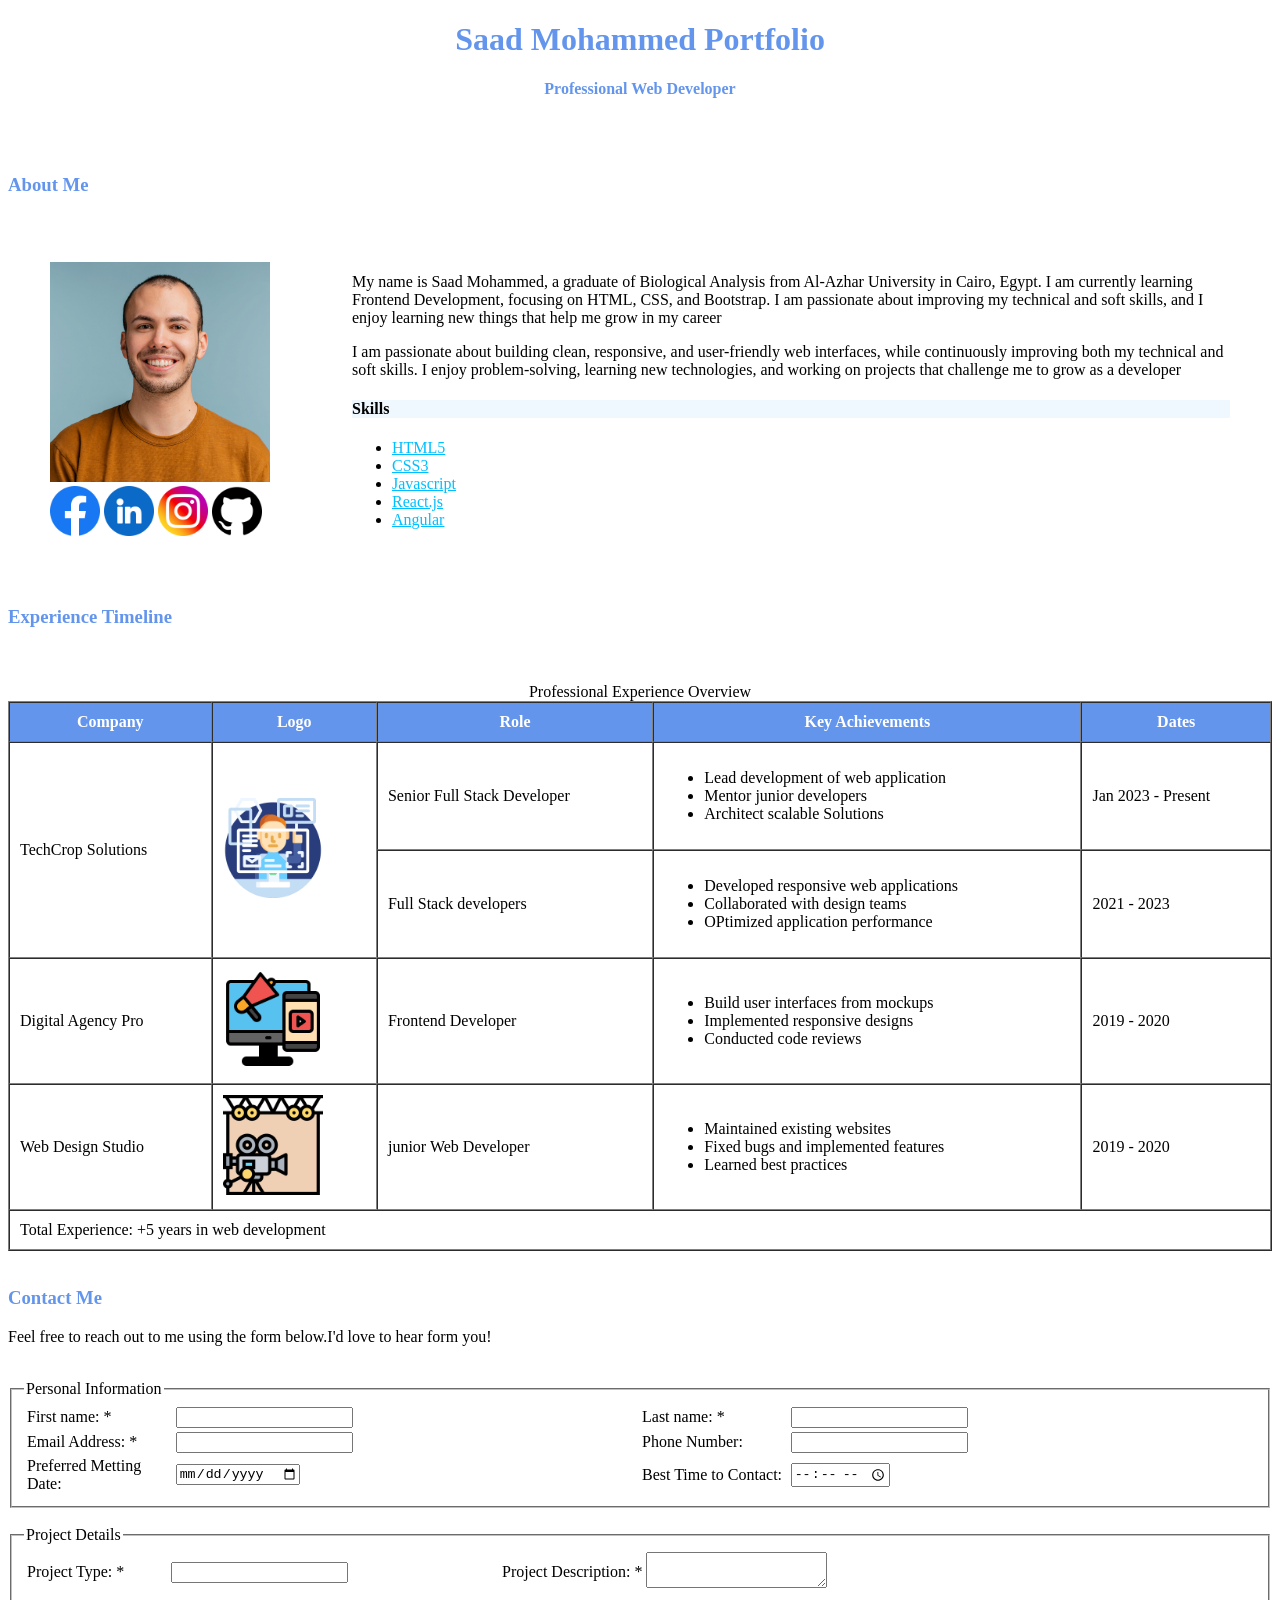
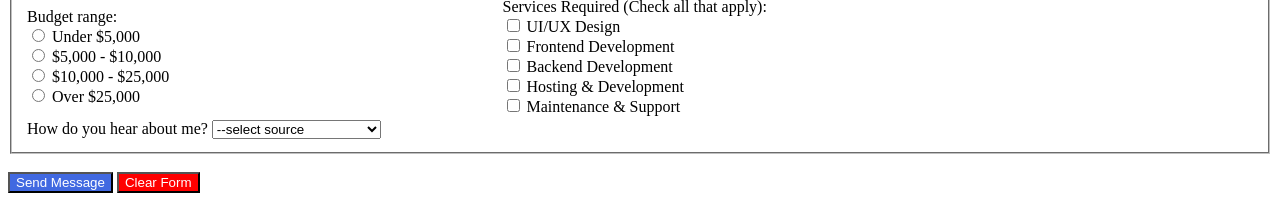
<file: Assignment1 (HTML)/ibrahem abdelhafeez-sat-tue-4-7-Assignment1-01065643380/index.html>
<!doctype html>
<html lang="en">
    <head>
        <meta charset="UTF-8" />
        <meta name="viewport" content="width=device-width, initial-scale=1.0" />
        <title>Build a Personal Portfolio</title>
    </head>

    <body>
        <!-- Heading -->
        <h1 style="color: cornflowerblue; text-align: center">
            Saad Mohammed Portfolio
        </h1>
        <h4 style="color: cornflowerblue; text-align: center">
            Professional Web Developer
        </h4>
        <br />
        <br />
        <!-- About Me -->
        <h3 style="color: cornflowerblue">About Me</h3>
        <table width="100%" cellpadding="40">
            <tr>
                <td>
                    <img
                        src="images/about_me_placeholder.jpg"
                        alt="profile-photo"
                        width="220" />
                    <br />
                    <a href="https://www.facebook.com/" target="_blank"><img
                            src="images/icons/facebook.png" alt="facebook"
                            width="50" /></a>
                    <a href="https://www.linkedin.com/" target="_blank"><img
                            src="images/icons/linkedin.png" alt="linkedin"
                            width="50" /></a>
                    <a href="https://www.instagram.com/" target="_blank"><img
                            src="images/icons/instagram.png" alt="instagram"
                            width="50" /></a>
                    <a href="https://github.com/" target="_blank"><img
                            src="images/icons/github.png" alt="github"
                            width="50" /></a>
                </td>
                <td>
                    <p>
                        My name is Saad Mohammed, a graduate of Biological
                        Analysis from
                        Al-Azhar University in Cairo, Egypt. I am currently
                        learning
                        Frontend Development, focusing on HTML, CSS, and
                        Bootstrap. I am
                        passionate about improving my technical and soft skills,
                        and I enjoy
                        learning new things that help me grow in my career
                    </p>
                    <p>
                        I am passionate about building clean, responsive, and
                        user-friendly
                        web interfaces, while continuously improving both my
                        technical and
                        soft skills. I enjoy problem-solving, learning new
                        technologies, and
                        working on projects that challenge me to grow as a
                        developer
                    </p>
                    <h4 style="background-color: aliceblue">Skills</h4>
                    <ul>
                        <li>
                            <a
                                href="https://www.w3schools.com/html/"
                                target="_blank"
                                style="color: deepskyblue">HTML5
                            </a>
                        </li>
                        <li>
                            <a
                                href="https://www.w3schools.com/Css/"
                                target="_blank"
                                style="color: deepskyblue">CSS3
                            </a>
                        </li>
                        <li>
                            <a
                                href="https://www.w3schools.com/Js/"
                                target="_blank"
                                style="color: deepskyblue">Javascript
                            </a>
                        </li>
                        <li>
                            <a
                                href="https://react.dev/"
                                target="_blank"
                                style="color: deepskyblue">React.js
                            </a>
                        </li>
                        <li>
                            <a
                                href="https://angular.dev/"
                                target="_blank"
                                style="color: deepskyblue">Angular
                            </a>
                        </li>
                    </ul>
                </td>
            </tr>
        </table>
        <!-- Experience Timeline -->
        <h3 style="color: cornflowerblue">Experience Timeline</h3>
        <br />
        <br />
        <table border="1" width="100%" cellpadding="10" cellspacing="0">
            <caption>
                Professional Experience Overview
            </caption>
            <thead style="background-color: cornflowerblue; color: white">
                <tr>
                    <th>Company</th>
                    <th>Logo</th>
                    <th>Role</th>
                    <th>Key Achievements</th>
                    <th>Dates</th>
                </tr>
            </thead>
            <tbody>
                <tr>
                    <td rowspan="2">TechCrop Solutions</td>
                    <td rowspan="2">
                        <img src="images/techcorp.png" alt="techcrop"
                            width="100" />
                    </td>
                    <td>Senior Full Stack Developer</td>
                    <td>
                        <ul>
                            <li>Lead development of web application</li>
                            <li>Mentor junior developers</li>
                            <li>Architect scalable Solutions</li>
                        </ul>
                    </td>
                    <td>Jan 2023 - Present</td>
                </tr>
                <tr>
                    <td>Full Stack developers</td>
                    <td>
                        <ul>
                            <li>Developed responsive web applications</li>
                            <li>Collaborated with design teams</li>
                            <li>OPtimized application performance</li>
                        </ul>
                    </td>
                    <td>2021 - 2023</td>
                </tr>
                <tr>
                    <td>Digital Agency Pro</td>
                    <td>
                        <img
                            src="images/digital-agency-pro.png"
                            alt="digital-agency-pro"
                            width="100" />
                    </td>
                    <td>Frontend Developer</td>
                    <td>
                        <ul>
                            <li>Build user interfaces from mockups</li>
                            <li>Implemented responsive designs</li>
                            <li>Conducted code reviews</li>
                        </ul>
                    </td>
                    <td>2019 - 2020</td>
                </tr>
                <tr>
                    <td>Web Design Studio</td>
                    <td>
                        <img
                            src="images/web-design-studio.png"
                            alt="web-design-studio"
                            width="100" />
                    </td>
                    <td>junior Web Developer</td>
                    <td>
                        <ul>
                            <li>Maintained existing websites</li>
                            <li>Fixed bugs and implemented features</li>
                            <li>Learned best practices</li>
                        </ul>
                    </td>
                    <td>2019 - 2020</td>
                </tr>
            </tbody>
            <tfoot>
                <tr>
                    <td colspan="5">Total Experience: +5 years in web
                        development</td>
                </tr>
            </tfoot>
        </table>
        <br />
        <!-- Contact Me -->
        <h3 style="color: cornflowerblue">Contact Me</h3>
        <p>
            Feel free to reach out to me using the form below.I'd love to hear
            form
            you!
        </p>
        <br />
        <form>
            <!-- Personal information -->
            <fieldset>
                <legend>Personal Information</legend>
                <table style="width: 100%">
                    <tr>
                        <td style="width: 12%">
                            <label for="fName">First name: *</label>
                        </td>
                        <td><input type="text" id="fName" name="fname"
                                required /></td>
                        <td style="width: 12%"><label for="lName">Last name:
                                *</label></td>
                        <td><input type="text" id="lName" name="lname"
                                required /></td>
                    </tr>
                    <tr>
                        <td><label for="email">Email Address: *</label></td>
                        <td><input type="email" id="email" name="email"
                                required /></td>
                        <td><label for="phone">Phone Number:</label></td>
                        <td><input type="tel" id="phone" name="phone" /></td>
                    </tr>
                    <tr>
                        <td><label for="date">Preferred Metting
                                Date:</label></td>
                        <td><input type="date" id="date" name="date" /></td>
                        <td><label for="time">Best Time to Contact:</label></td>
                        <td><input type="time" id="time" name="time" /></td>
                    </tr>
                </table>
            </fieldset>
            <br />
            <!-- Project details -->
            <fieldset>
                <legend>Project Details</legend>
                <table>
                    <tr>
                        <td style="width: 15%">
                            <label for="Project">Project Type: *</label>
                        </td>

                        <td>
                            <input
                                list="project-type"
                                name="Project Type"
                                id="Project"
                                required />
                            <datalist id="project-type">
                                <option value="Frontend"></option>
                                <option value="Backend"></option>
                                <option value="flutter"></option>
                                <option value="mobile App"></option>
                            </datalist>
                        </td>
                        <td style="width: 15%">
                            <label for="textarea">Project Description: *</label>
                        </td>
                        <td>
                            <textarea
                                name="project Description"
                                id="textarea"
                                required></textarea>
                        </td>
                    </tr>
                </table>
                <table>
                    <tr>
                        <td style="width: 64%">
                            Budget range:
                            <br />
                            <input
                                type="radio"
                                value="Under $5,000"
                                name="Budget range"
                                id="range" />
                            <label for="range">Under $5,000 </label>
                            <br />
                            <input
                                type="radio"
                                value="$5,000 - $10,000"
                                name="Budget range"
                                id="range1" />
                            <label for="range1">$5,000 - $10,000 </label>
                            <br />
                            <input
                                type="radio"
                                value="$10,000 - $25,000"
                                name="Budget range"
                                id="range2" />
                            <label for="range2">$10,000 - $25,000 </label>
                            <br />
                            <input
                                type="radio"
                                value="Over $25,000"
                                name="Budget range"
                                id="range3" />
                            <label for="range3">Over $25,000 </label>
                        </td>
                        <td>
                            Services Required (Check all that apply):
                            <br />
                            <input
                                type="checkbox"
                                value="UI/UX Design"
                                name="services Required"
                                id="services1" />
                            <label for="services1">UI/UX Design </label>
                            <br />
                            <input
                                type="checkbox"
                                value="Frontend Development"
                                name="services Required"
                                id="services2" />
                            <label for="services2">Frontend Development </label>
                            <br />
                            <input
                                type="checkbox"
                                value="Backend Development"
                                name="services Required"
                                id="Services3" />
                            <label for="Services3">Backend Development </label>
                            <br />
                            <input
                                type="checkbox"
                                value="Hosting & Development"
                                name="services Required"
                                id="Services4" />
                            <label for="Services4">Hosting & Development
                            </label>
                            <br />
                            <input
                                type="checkbox"
                                value="Maintenance & Support"
                                name="services Required"
                                id="services5" />
                            <label for="services5">Maintenance & Support
                            </label>
                        </td>
                    </tr>
                    <tr>
                        <td colspan="2">
                            <label for="select">How do you hear about
                                me?</label>
                            <select name="source" id="select">
                                <option value="1">
                                    --select source
                                    &nbsp;&nbsp;&nbsp;&nbsp;&nbsp;&nbsp;&nbsp;&nbsp;&nbsp;&nbsp;&nbsp;&nbsp;&nbsp;&nbsp;&nbsp;
                                </option>
                                <option value="2">Facebook</option>
                                <option value="3">Linkedin</option>
                                <option value="4">Tik Tok</option>
                                <option value="5">Instgram</option>
                            </select>
                        </td>
                    </tr>
                </table>
            </fieldset>
            <br />
            <button type="submit"
                style="background-color: royalblue; color: white">
                Send Message
            </button>
            <button type="reset" style="background-color: red; color: white">
                Clear Form
            </button>
        </form>
    </body>
</html>
</file>
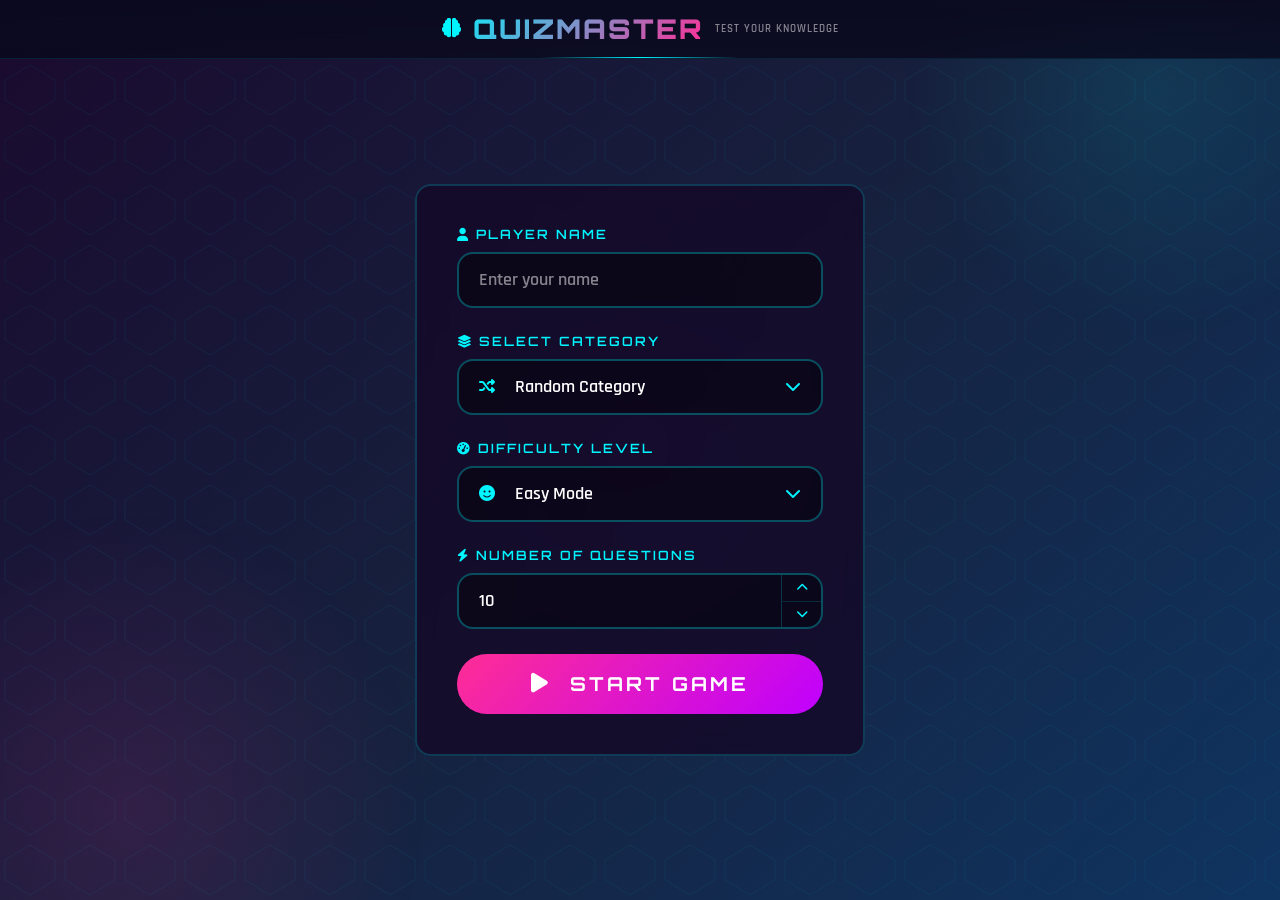
<file: Assignment12 JS(API)/ibrahem abdelhafeez-sat-tue-4-7-Assignment12-01204044319/index.html>
<!DOCTYPE html>
<html lang="en">
  <head>
    <meta charset="UTF-8" />
    <meta name="viewport" content="width=device-width, initial-scale=1.0" />
    <meta
      name="description"
      content="QuizMaster - The ultimate trivia challenge."
    />
    <title>QuizApp</title>

    <!-- Favicon -->
    <link rel="icon" href="./images/favicon.png" />

    <!-- Font Awesome -->
    <link
      rel="stylesheet"
      href="https://cdnjs.cloudflare.com/ajax/libs/font-awesome/6.5.1/css/all.min.css"
    />

    <!-- Main Stylesheet -->
    <link rel="stylesheet" href="./CSS/style.css" />
  </head>

  <body>
    <main class="app-container" role="main">
      <header class="logo-container">
        <h1 class="logo"><i class="fa-solid fa-brain"></i> QuizMaster</h1>
        <p class="logo-tagline">Test Your Knowledge</p>
      </header>

      <!-- ============================================ -->
      <!-- QUIZ SETUP FORM - Starting screen -->
      <!-- This is the first view users see -->
      <!-- ============================================ -->
      <form class="game-card quiz-setup" id="quizOptions">
        <!-- Player Name Input -->
        <div class="form-group">
          <label class="form-label" for="playerName">
            <i class="fa-solid fa-user"></i> Player Name
          </label>
          <input
            type="text"
            class="form-control"
            id="playerName"
            placeholder="Enter your name"
            maxlength="20"
          />
        </div>

        <!-- Category Select -->
        <div class="form-group">
          <label class="form-label">
            <i class="fa-solid fa-layer-group"></i> Select Category
          </label>
          <div class="custom-select" id="categorySelect" data-value="">
            <div class="custom-select-trigger">
              <span class="custom-select-icon"
                ><i class="fa-solid fa-shuffle"></i
              ></span>
              <span class="custom-select-text">Random Category</span>
              <span class="custom-select-arrow"
                ><i class="fa-solid fa-chevron-down"></i
              ></span>
            </div>
            <div class="custom-select-options">
              <div class="custom-select-option" data-value="">
                <i class="fa-solid fa-shuffle"></i> Random Category
              </div>
              <div class="custom-select-option" data-value="9">
                <i class="fa-solid fa-brain"></i> General Knowledge
              </div>
              <div class="custom-select-option" data-value="18">
                <i class="fa-solid fa-laptop-code"></i> Computers
              </div>
              <div class="custom-select-option" data-value="21">
                <i class="fa-solid fa-futbol"></i> Sports
              </div>
              <div class="custom-select-option" data-value="23">
                <i class="fa-solid fa-landmark"></i> History
              </div>
              <div class="custom-select-option" data-value="17">
                <i class="fa-solid fa-flask"></i> Science
              </div>
            </div>
          </div>
          <input type="hidden" id="categoryMenu" name="category" value="" />
        </div>

        <!-- Difficulty Select -->
        <div class="form-group">
          <label class="form-label">
            <i class="fa-solid fa-gauge-high"></i> Difficulty Level
          </label>
          <div class="custom-select" id="difficultySelect" data-value="easy">
            <div class="custom-select-trigger">
              <span class="custom-select-icon"
                ><i class="fa-solid fa-face-smile"></i
              ></span>
              <span class="custom-select-text">Easy Mode</span>
              <span class="custom-select-arrow"
                ><i class="fa-solid fa-chevron-down"></i
              ></span>
            </div>
            <div class="custom-select-options">
              <div class="custom-select-option selected" data-value="easy">
                <i class="fa-solid fa-face-smile"></i> Easy Mode
              </div>
              <div class="custom-select-option" data-value="medium">
                <i class="fa-solid fa-face-meh"></i> Medium Mode
              </div>
              <div class="custom-select-option" data-value="hard">
                <i class="fa-solid fa-skull"></i> Hard Mode
              </div>
            </div>
          </div>
          <input
            type="hidden"
            id="difficultyOptions"
            name="difficulty"
            value="easy"
          />
        </div>

        <!-- Number of Questions -->
        <div class="form-group">
          <label class="form-label" for="questionsNumber">
            <i class="fa-solid fa-bolt"></i> Number of Questions
          </label>
          <div class="number-input-wrapper">
            <input
              type="number"
              class="form-control"
              id="questionsNumber"
              placeholder="Enter 1-50"
              min="1"
              max="50"
              value="10"
            />
            <div class="number-controls">
              <button type="button" class="number-btn" data-action="increment">
                <i class="fa-solid fa-chevron-up"></i>
              </button>
              <button type="button" class="number-btn" data-action="decrement">
                <i class="fa-solid fa-chevron-down"></i>
              </button>
            </div>
          </div>
        </div>

        <!-- Start Button -->
        <button type="button" class="btn-play" id="startQuiz">
          <i class="fa-solid fa-play"></i> Start Game
        </button>
      </form>

      
      <div class="questions-container" id="questionsContainer"></div>
    </main>


    

    <!-- UI Controls (custom selects work automatically) -->
    <script src="./js/ui-controls.js"></script>

    <!-- Your JavaScript Files -->
    <script src="./js/index.js" type="module"></script>
  </body>
</html>
</file>
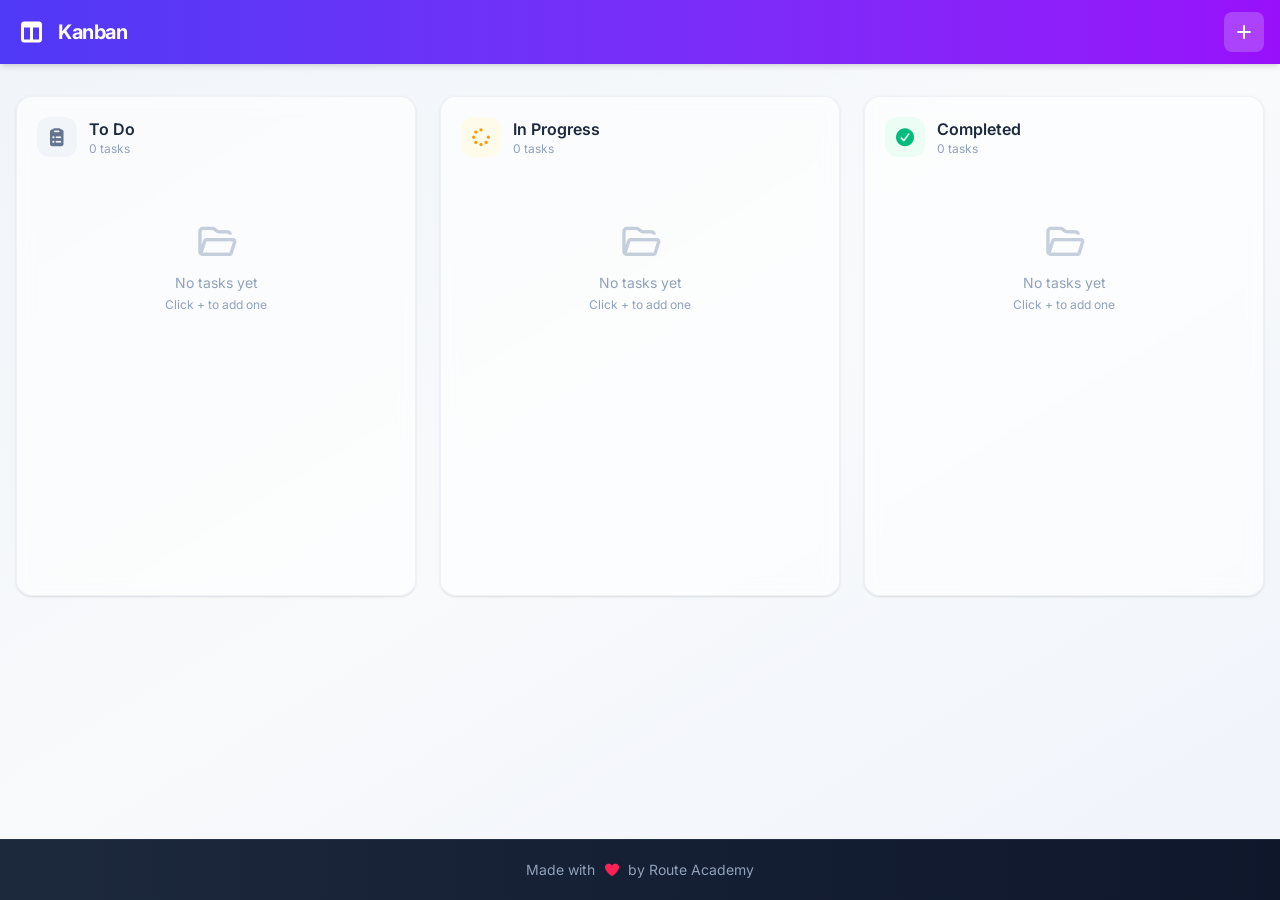
<file: Assignment13 JS(API)/ibrahem abdelhafeez-sat-tue-4-7-Assignment13-01204044319/index.html>
<!doctype html>
<html lang="en">
  <head>
    <meta charset="UTF-8" />
    <link rel="icon" type="image/svg+xml" href="./assets/vite.svg">
    <meta name="viewport" content="width=device-width, initial-scale=1.0" />
    <link rel="stylesheet" href="./fontawesome/css/all.min.css" />
    <link rel="stylesheet" href="./css/style.css" />
    <title>Kanban Board | Task Manager</title>
  </head>
  <body class="bg-slate-100 font-[Inter] min-h-screen text-slate-800">
    <div class="min-h-screen flex flex-col">
      <nav
        class="bg-linear-to-r from-indigo-600 to-purple-600 text-white shadow-md sticky top-0 z-40">
        <div
          class="max-w-7xl mx-auto px-4 py-3 flex items-center justify-between">
          <div class="flex items-center gap-3">
            <i
              class="fa-solid fa-table-columns text-2xl"
              aria-hidden="true"></i>
            <h1 class="text-xl font-bold tracking-tight">Kanban</h1>
          </div>
          <button
            id="addBtn"
            aria-label="Add New Task"
            class="w-10 h-10 rounded-lg bg-white/20 hover:bg-white/30 transition-colors flex items-center justify-center"
            type="button"
            title="Create Task">
            <i class="fa-solid fa-plus" aria-hidden="true"></i>
          </button>
        </div>
        <span
          id="msgContainer"
          class="fixed animate-fadeIn top-3 right-3 rounded-2xl p-3 bg-green-500 hidden"></span>
      </nav>
      <main
        class="flex-1 px-4 py-8 bg-linear-to-br from-slate-100 via-slate-50 to-indigo-50/30">
        <div
          id="columns-container"
          class="max-w-7xl mx-auto grid grid-cols-1 md:grid-cols-3 gap-6">
          <div
            class="bg-white/60 backdrop-blur-sm rounded-2xl p-5 flex flex-col min-h-125 border border-slate-200/50 shadow-sm"
            data-status="todo">
            <div class="flex items-center gap-3 mb-5">
              <div
                class="w-10 h-10 bg-slate-100 rounded-xl flex items-center justify-center">
                <i
                  class="fa-solid fa-clipboard-list text-slate-500 text-lg"></i>
              </div>
              <div class="flex-1">
                <h2 class="font-semibold text-slate-800">To Do</h2>
                <p class="text-xs text-slate-400">
                  <span id="todoCount">0</span> tasks
                </p>
              </div>
            </div>
            <div
              class="flex-1 flex flex-col gap-4 overflow-y-auto pr-1 -mr-1"
              id="tasks-todo">
              <div
                class="flex flex-col items-center justify-center py-12 text-slate-400">
                <i
                  class="fa-regular fa-folder-open text-4xl mb-3 opacity-50"></i>
                <p class="text-sm">No tasks yet</p>
                <p class="text-xs mt-1">Click + to add one</p>
              </div>
            </div>
          </div>
          <div
            class="bg-white/60 backdrop-blur-sm rounded-2xl p-5 flex flex-col min-h-125 border border-slate-200/50 shadow-sm"
            data-status="in-progress">
            <div class="flex items-center gap-3 mb-5">
              <div
                class="w-10 h-10 bg-amber-50 rounded-xl flex items-center justify-center">
                <i class="fa-solid fa-spinner text-amber-500 text-lg"></i>
              </div>
              <div class="flex-1">
                <h2 class="font-semibold text-slate-800">In Progress</h2>
                <p class="text-xs text-slate-400">
                  <span id="inProgressCount">0</span> tasks
                </p>
              </div>
            </div>
            <div
              class="flex-1 flex flex-col gap-4 overflow-y-auto pr-1 -mr-1"
              id="tasks-in-progress">
              <div
                class="flex flex-col items-center justify-center py-12 text-slate-400">
                <i
                  class="fa-regular fa-folder-open text-4xl mb-3 opacity-50"></i>
                <p class="text-sm">No tasks yet</p>
                <p class="text-xs mt-1">Click + to add one</p>
              </div>
            </div>
          </div>
          <div
            class="bg-white/60 backdrop-blur-sm rounded-2xl p-5 flex flex-col min-h-125 border border-slate-200/50 shadow-sm"
            data-status="completed">
            <div class="flex items-center gap-3 mb-5">
              <div
                class="w-10 h-10 bg-emerald-50 rounded-xl flex items-center justify-center">
                <i
                  class="fa-solid fa-circle-check text-emerald-500 text-lg"></i>
              </div>
              <div class="flex-1">
                <h2 class="font-semibold text-slate-800">Completed</h2>
                <p class="text-xs text-slate-400">
                  <span id="completedCount">0</span> tasks
                </p>
              </div>
            </div>
            <div
              class="flex-1 flex flex-col gap-4 overflow-y-auto pr-1 -mr-1"
              id="tasks-completed">
              <div
                class="flex flex-col items-center justify-center py-12 text-slate-400">
                <i
                  class="fa-regular fa-folder-open text-4xl mb-3 opacity-50"></i>
                <p class="text-sm">No tasks yet</p>
                <p class="text-xs mt-1">Click + to add one</p>
              </div>
            </div>
          </div>
        </div>
      </main>
      <footer
        class="bg-linear-to-r from-slate-800 to-slate-900 text-center py-5 mt-auto border-t border-slate-700/50">
        <p
          class="text-slate-400 text-sm flex items-center justify-center gap-2">
          Made with
          <i class="fa-solid fa-heart text-rose-500 animate-pulse"></i> by Route
          Academy
        </p>
      </footer>
      <!-- Modle OverLayer -->
      <div
        id="modal-overlay"
        class="fixed inset-0 bg-black/50 z-50 items-center justify-center p-4 hidden opacity-0 animate-[fadeIn_0.3s_ease-in-out_forwards]">
        <!-- Modal Content -->
        <div
          id="task-modal"
          class="bg-white rounded-2xl shadow-xl w-full max-w-lg max-h-[90vh] overflow-y-auto transform transition-all">
          <div
            class="flex items-center justify-between p-5 border-b border-slate-200">
            <h2
              id="modal-title"
              class="text-lg font-semibold text-slate-800 flex items-center gap-2">
              Create New Task
            </h2>
            <button
              id="close-modal-btn"
              class="w-8 h-8 rounded-lg hover:bg-slate-100 flex items-center justify-center text-slate-400 hover:text-slate-600 transition-colors">
              <i class="fa-solid fa-xmark text-lg"></i>
            </button>
          </div>

          <form id="task-form" class="p-5" novalidate>
            <div class="mb-4">
              <label
                for="task-title"
                class="flex items-center gap-2 text-sm font-medium text-slate-700 mb-2">
                <i class="fa-solid fa-heading text-slate-400"></i>
                Task Title <span class="text-red-500">*</span>
              </label>
              <input
                type="text"
                id="task-title"
                name="title"
                placeholder="What needs to be done?"
                autocomplete="off"
                class="w-full px-4 py-2.5 border border-slate-300 rounded-lg focus:ring-2 focus:ring-indigo-500 focus:border-indigo-500 outline-none transition-all placeholder:text-slate-400" />
              <p id="title-error" class="text-red-500 text-xs mt-1 hidden"></p>
            </div>

            <div class="grid grid-cols-1 sm:grid-cols-2 gap-4 mb-4">
              <div>
                <label
                  for="task-priority"
                  class="flex items-center gap-2 text-sm font-medium text-slate-700 mb-2">
                  <i class="fa-solid fa-flag text-slate-400"></i>
                  Priority
                </label>
                <select
                  id="task-priority"
                  name="priority"
                  class="w-full px-4 py-2.5 border border-slate-300 rounded-lg focus:ring-2 focus:ring-indigo-500 focus:border-indigo-500 outline-none transition-all bg-white cursor-pointer">
                  <option value="low">Low</option>
                  <option value="medium" selected>Medium</option>
                  <option value="high">High</option>
                </select>
              </div>

              <div>
                <label
                  for="task-due-date"
                  class="flex items-center gap-2 text-sm font-medium text-slate-700 mb-2">
                  <i class="fa-regular fa-calendar text-slate-400"></i>
                  Due Date
                </label>
                <input
                  type="date"
                  id="task-due-date"
                  name="dueDate"
                  class="w-full px-4 py-2.5 border border-slate-300 rounded-lg focus:ring-2 focus:ring-indigo-500 focus:border-indigo-500 outline-none transition-all" />
                <p id="date-error" class="text-red-500 text-xs mt-1 hidden"></p>
              </div>
            </div>

            <div class="mb-5">
              <label
                for="task-description"
                class="flex items-center gap-2 text-sm font-medium text-slate-700 mb-2">
                <i class="fa-solid fa-align-left text-slate-400"></i>
                Description
              </label>
              <textarea
                id="task-description"
                name="description"
                placeholder="Add more details about this task..."
                rows="3"
                maxlength="500"
                class="w-full px-4 py-2.5 border border-slate-300 rounded-lg focus:ring-2 focus:ring-indigo-500 focus:border-indigo-500 outline-none transition-all resize-none placeholder:text-slate-400"></textarea>
              <div class="flex justify-between items-center mt-1">
                <p
                  id="description-error"
                  class="text-red-500 text-xs hidden"></p>
                <p id="char-count" class="text-slate-400 text-xs ml-auto">
                  0/500
                </p>
              </div>
            </div>

            <div class="flex gap-3">
              <button
                type="button"
                id="cancel-btn"
                class="flex-1 bg-slate-100 hover:bg-slate-200 text-slate-700 font-medium py-2.5 px-4 rounded-lg transition-colors">
                Cancel
              </button>
              <button
                type="submit"
                id="submit-btn"
                class="flex-1 bg-indigo-600 hover:bg-indigo-700 text-white font-medium py-2.5 px-4 rounded-lg transition-colors flex items-center justify-center gap-2">
                <i class="fa-solid fa-plus"></i>
                <span id="submit-btn-text">Add Task</span>
              </button>
            </div>
          </form>
        </div>
      </div>
      <span id="PING_IFRAME_FORM_DETECTION" style="display: none"></span>
    </div>
    <script src="./js/main.js" type="module"></script>
  </body>
</html>
</file>
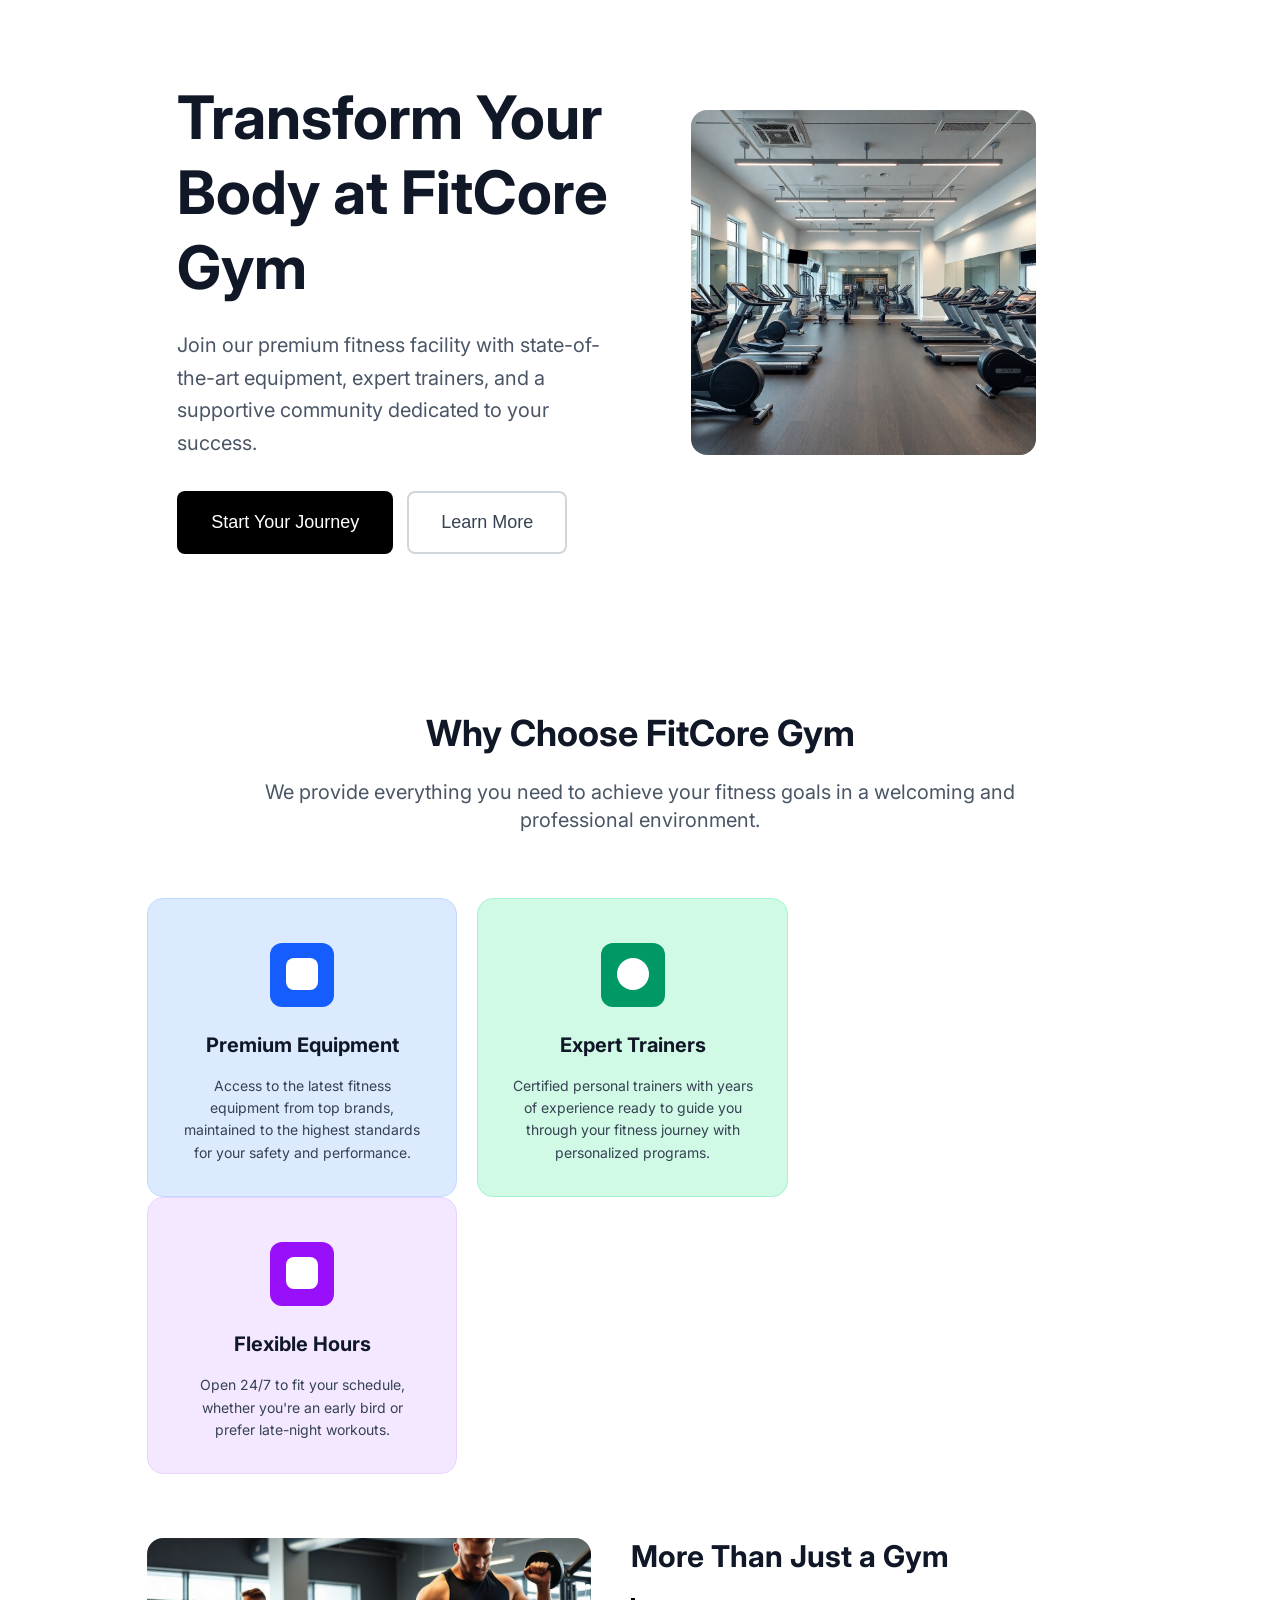
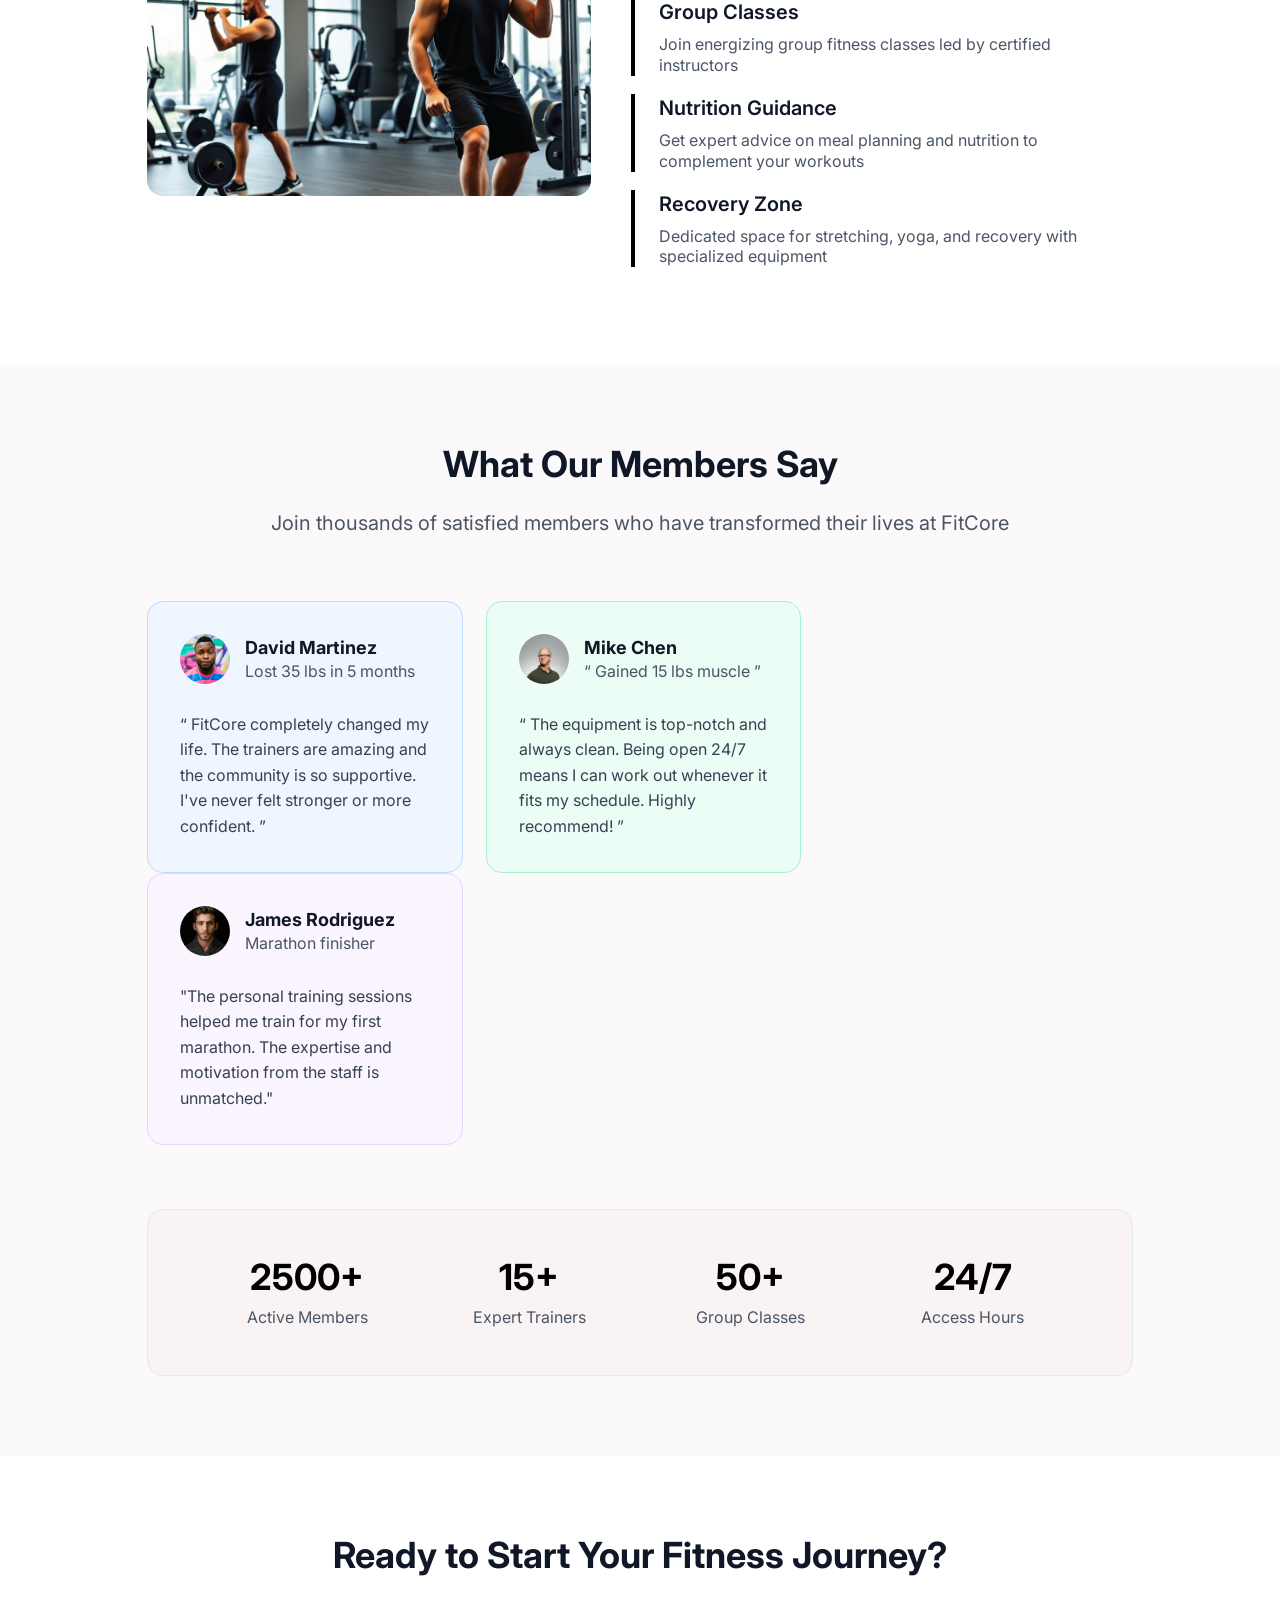
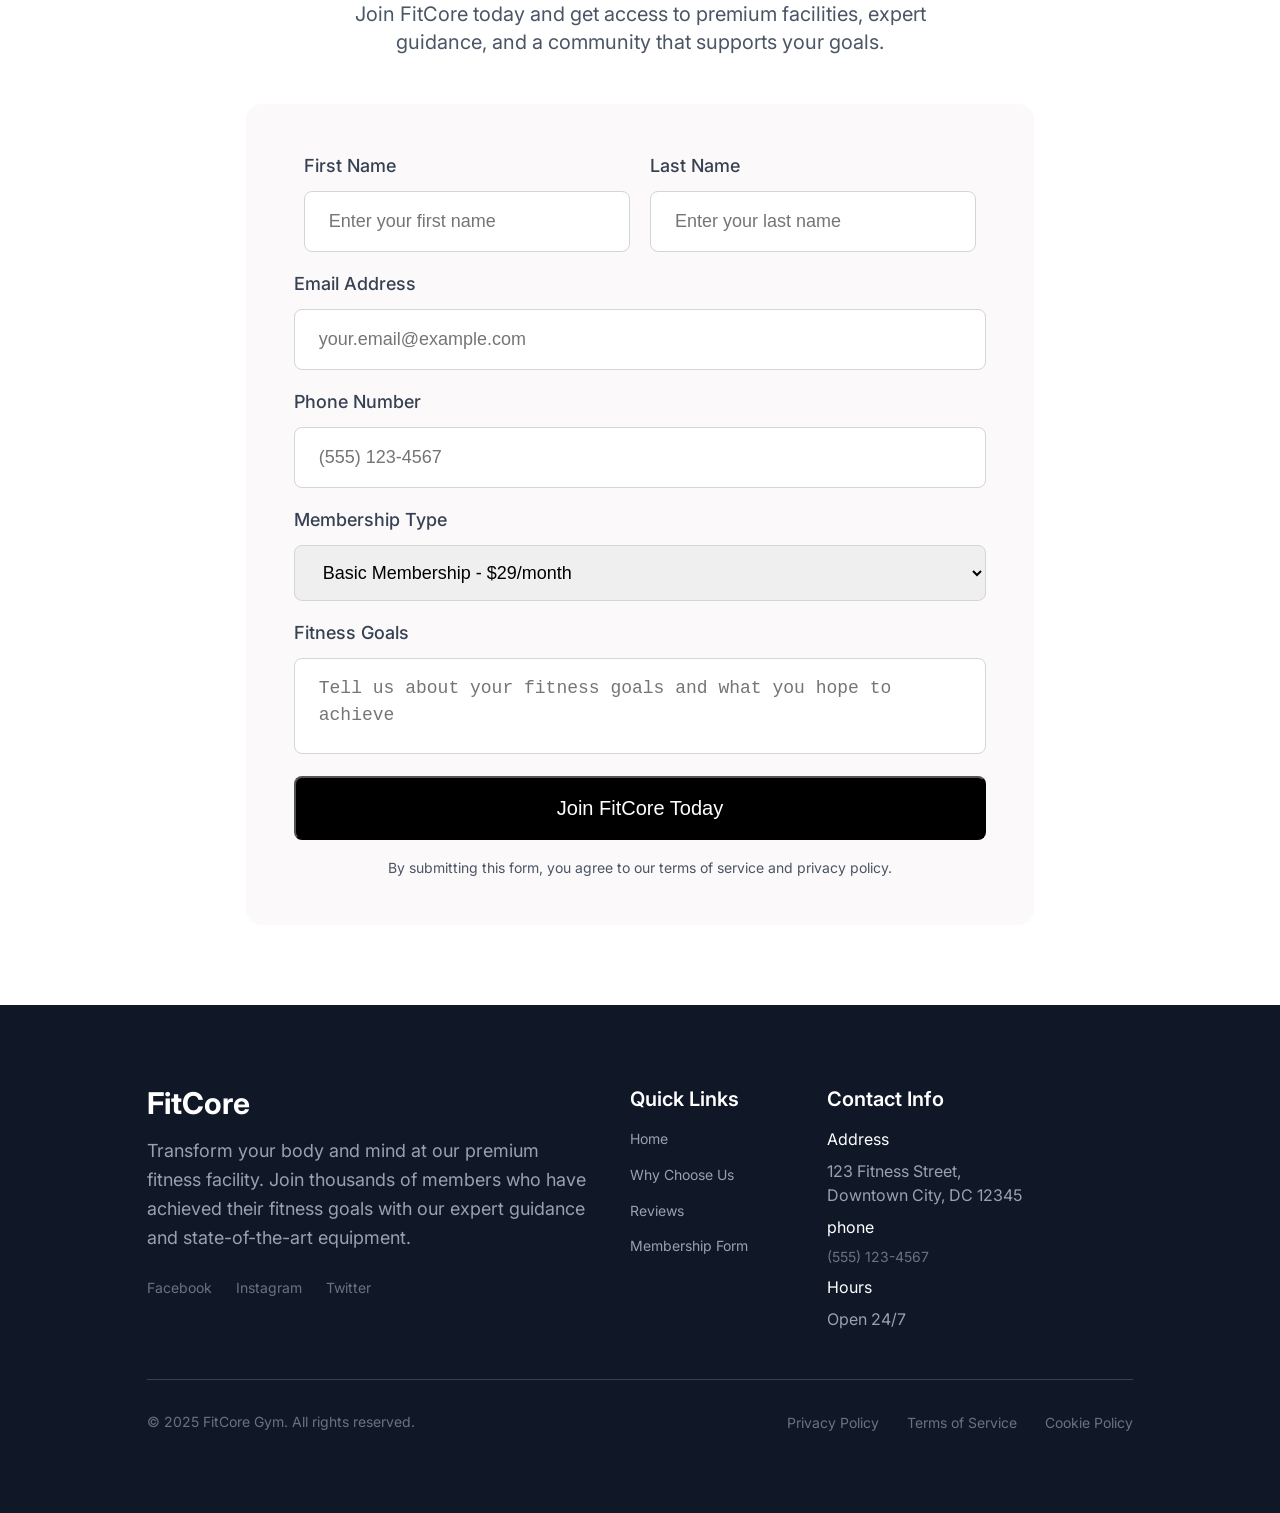
<file: Assignment2 (HTML & CSS)/ibrahem abdelhafeez-sat-tue-4-7-Assignment2-01065643380/index.html>
<!DOCTYPE html>
<html lang="en">

<head>
    <meta charset="UTF-8">
    <meta name="viewport" content="width=device-width, initial-scale=1.0">
    <title>FitCore Gym</title>
    <link rel="icon" href="./favicon.png">
    <link rel="preconnect" href="https://fonts.googleapis.com">
    <link rel="preconnect" href="https://fonts.gstatic.com" crossorigin>
    <link
        href="https://fonts.googleapis.com/css2?family=Inter:ital,opsz,wght@0,14..32,100..900;1,14..32,100..900&display=swap"
        rel="stylesheet">
    <link rel="stylesheet" href="CSS/style.css">
</head>

<body>
    <!-- Start Section1 -->
    <div class="hero" id="hero">
        <div class="container">
            <div class="hero_content float-left">
                <h1>Transform Your Body at FitCore Gym
                </h1>
                <p>Join our premium fitness facility with
                    state-of-the-art
                    equipment, expert trainers, and a supportive
                    community
                    dedicated to your success.
                </p>
                <div class="buttons">
                    <button class="btn btn_black">
                        Start Your Journey
                    </button>
                    <button class="btn btn_white">
                        Learn More
                    </button>
                </div>
            </div>
            <div class="hero_img float-left">
                <img src="images/hero-section-img.png" alt="Modern gym with cardio machines">
            </div>
            <div class="clear"></div>
        </div>
    </div>
    <!-- End Section1 -->

    <!--  Start Section2 -->
    <div class="why_Choose_US" id="why_Choose_US">
        <div class="container">
            <div class="title">
                <h2>
                    Why Choose FitCore Gym
                </h2>
                <p>
                    We provide everything you need to achieve your fitness
                    goals in a welcoming and professional environment.
                </p>
            </div>
            <div class="benefit_card">
                <div class="card bg_blue float-left">
                    <div class="icon bg_icon_blue">
                        <div class="inner_white">
                        </div>
                    </div>
                    <h3>
                        Premium Equipment
                    </h3>
                    <p>
                        Access to the latest fitness equipment from top
                        brands, maintained to the highest standards for your
                        safety and performance.
                    </p>
                </div>
                <div class="card bg_emerald float-left margin-inline">
                    <div class="icon bg_icon_green">
                        <div class="inner_white rounded_full">

                        </div>
                    </div>
                    <h3>
                        Expert Trainers
                    </h3>
                    <p>
                        Certified personal trainers with years of experience
                        ready to guide you through your fitness journey with
                        personalized programs.
                    </p>
                </div>
                <div class="card bg_purple float-left">
                    <div class="icon bg_icon_purple">
                        <div class="inner_white ">

                        </div>
                    </div>
                    <h3>Flexible Hours
                    </h3>
                    <p>
                        Open 24/7 to fit your schedule, whether you're an
                        early bird or prefer late-night workouts.
                    </p>
                </div>
                <div class="clear"></div>
            </div>
            <div class="more_benefits">
                <div class="image float-left">
                    <img src="images/why-choose-us.png" alt="Two men lifting weights in a gym">
                </div>
                <div class="content float-left">
                    <h3>
                        More Than Just a Gym
                    </h3>
                    <div class="item">
                        <h4>
                            Group Classes
                        </h4>
                        <p>
                            Join energizing group fitness classes led by
                            certified instructors
                        </p>
                    </div>
                    <div class="item">
                        <h4>
                            Nutrition Guidance
                        </h4>
                        <p>
                            Get expert advice on meal planning and nutrition
                            to complement your workouts
                        </p>
                    </div>
                    <div class="item">
                        <h4>
                            Recovery Zone
                        </h4>
                        <p>
                            Dedicated space for stretching, yoga, and
                            recovery with specialized equipment
                        </p>
                    </div>
                </div>
                <div class="clear">

                </div>
            </div>
        </div>
    </div>
    <!-- End Section2 -->
    <!-- Start Section3 -->
    <div class="testimonials" id="testimonials">
        <div class="container">
            <div class="title">
                <h2>What Our Members Say
                </h2>
                <p>Join thousands of satisfied members who have transformed
                    their lives at FitCore
                </p>
            </div>
            <div class="review">
                <div class="card float-left card_bg_blue">
                    <div class="card_header">
                        <div class="author_image float-left">
                            <img src="images/avatar-1.jpg" alt>
                        </div>
                        <div class="author_info float-left">
                            <h3>David Martinez
                            </h3>
                            <p>
                                Lost 35 lbs in 5 months
                            </p>
                        </div>
                    </div>
                    <div class="clear"></div>
                    <div class="card_body">
                        <p>
                            <q>
                                FitCore completely changed my life. The
                                trainers
                                are amazing and the community is so
                                supportive. I've never felt stronger or more
                                confident.
                            </q>
                        </p>

                    </div>
                </div>
                <div class="card float-left card_bg_emerald margin-inline">
                    <div class="card_header">
                        <div class="author_image float-left">
                            <img src="images/avatar-2.jpg" alt>
                        </div>
                        <div class="author_info float-left">
                            <h3>
                                Mike Chen
                            </h3>
                            <p>
                                <q>
                                    Gained 15 lbs muscle
                                </q>
                            </p>
                        </div>
                    </div>
                    <div class="clear"></div>
                    <div class="card_body">
                        <p>
                            <q>
                                The equipment is top-notch and always clean.
                                Being open 24/7 means I can work out
                                whenever
                                it fits my schedule. Highly recommend!
                            </q>
                        </p>
                    </div>
                </div>
                <div class="card float-left card_bg_purple">
                    <div class="card_header">
                        <div class="author_image float-left">
                            <img src="images/avatar-3.jpg" alt>
                        </div>
                        <div class="author_info float-left">
                            <h3>James Rodriguez
                            </h3>
                            <p>
                                Marathon finisher
                            </p>
                        </div>
                    </div>
                    <div class="clear"></div>
                    <div class="card_body">
                        <p>
                            "The personal training sessions helped me train
                            for my first marathon. The expertise and
                            motivation from the staff is unmatched."
                        </p>
                    </div>
                </div>
                <div class="clear"></div>
            </div>
            <div class="statistics">
                <div class="item float-left">
                    <span>2500+
                    </span>
                    <p>Active Members
                    </p>
                </div>
                <div class="item float-left">
                    <span>15+
                    </span>
                    <p>Expert Trainers
                    </p>
                </div>
                <div class="item float-left">
                    <span>50+
                    </span>
                    <p>Group Classes
                    </p>
                </div>
                <div class="item float-left">
                    <span>24/7
                    </span>
                    <p>Access Hours
                    </p>
                </div>
                <div class="clear">
                </div>

            </div>
        </div>
    </div>
    <!-- End Section3 -->
    <!-- Start Section4 -->
    <div class="membership_form" id="membership_form">
        <div class="container">
            <div class="title">
                <h2>
                    Ready to Start Your Fitness Journey?
                </h2>
                <p>
                    Join FitCore today and get access to premium facilities,
                    expert guidance, and a community that supports your
                    goals.
                </p>
            </div>
            <form>
                <div class="form-group">
                    <div class="name float-left">
                        <label for="firstName">First Name</label>
                        <input type="text" name="firstName" id="firstName" placeholder="Enter your first name">
                    </div>
                    <div class="name float-left">
                        <label for="lastName">Last Name</label>
                        <input type="text" name="lasttName" id="lastName" placeholder="Enter your last name">
                    </div>
                    <div class="clear">

                    </div>
                </div>
                <div class="email">
                    <label for="emailAddress">Email Address
                    </label>
                    <input type="email" name="emailAddress" id="emailAddress" placeholder="your.email@example.com">
                </div>
                <div class="phone">
                    <label for="phone">Phone Number
                    </label>
                    <input type="tel" name="phone" id="phone" placeholder="(555) 123-4567">
                </div>
                <div class="membership">
                    <label for="membership">Membership Type
                    </label>
                    <select name="membership" id="membership">
                        <option value="basic">Basic Membership -
                            $29/month
                        </option>
                        <option value="premium">
                            Premium Membership - $49/month
                        </option>
                        <option value="vip">
                            VIP Membership - $79/month
                        </option>
                    </select>
                </div>
                <div class="fitness_goals">
                    <label for="goals">
                        Fitness Goals
                    </label>
                    <textarea name="goals" id="goals"
                        placeholder="Tell us about your fitness goals and what you hope to achieve"></textarea>
                </div>
                <button type="submit" class="btn_form">
                    Join FitCore Today
                </button>
                <p class="paragraph_form">
                    By submitting this form, you agree to our terms of
                    service and
                    privacy policy.
                </p>
            </form>
        </div>
    </div>
    <!-- End Section4 -->
    <!-- Start Section5 -->
    <div class="footer">
        <div class="container">
            <div class="content">
                <div class="footer_info float-left">
                    <h3>
                        FitCore
                    </h3>
                    <p>
                        Transform your body and mind at our premium fitness
                        facility. Join thousands of members who have
                        achieved their fitness goals with our expert
                        guidance and state-of-the-art equipment.
                    </p>
                    <a href="https://www.facebook.com/" target="_blank">
                        Facebook
                    </a>
                    <a href="https://www.instagram.com/" target="_blank" class="margin-inline">
                        Instagram
                    </a>
                    <a href="https://x.com/" target="_blank">
                        Twitter
                    </a>
                </div>
                <div class="quick_links float-left">
                    <h4>
                        Quick Links
                    </h4>
                    <a href="#hero">
                        Home
                    </a>
                    <a href="#why_Choose_US">
                        Why Choose Us
                    </a>
                    <a href="#testimonials">
                        Reviews
                    </a>
                    <a href="#membership_form">
                        Membership Form
                    </a>
                </div>
                <div class="contact_info float-left">
                    <h4>
                        Contact Info
                    </h4>
                    <div class="contact">
                        <div class="Address">
                            <span>
                                Address
                            </span>
                            <p>
                                123 Fitness Street, Downtown City, DC 12345
                            </p>
                        </div>
                        <div class="phone">
                            <span>
                                phone
                            </span>
                            <a href="tel:5551234567">(555) 123-4567</a>
                        </div>
                        <div class="hours">
                            <span>
                                Hours
                            </span>
                            <p>
                                Open 24/7
                            </p>
                        </div>
                    </div>
                </div>
                <div class="clear">

                </div>
            </div>
            <div class="copyright">
                <p class="float-left">
                    © 2025 FitCore Gym. All rights reserved.
                </p>
                <div class="float_right">
                    <a href="#">
                        Privacy Policy
                    </a>
                    <a href="#">
                        Terms of Service
                    </a>
                    <a href="#">
                        Cookie Policy
                    </a>
                </div>
                <div class="clear">

                </div>
            </div>
        </div>
    </div>
    <!-- End Section5 -->
</body>

</html>
</file>
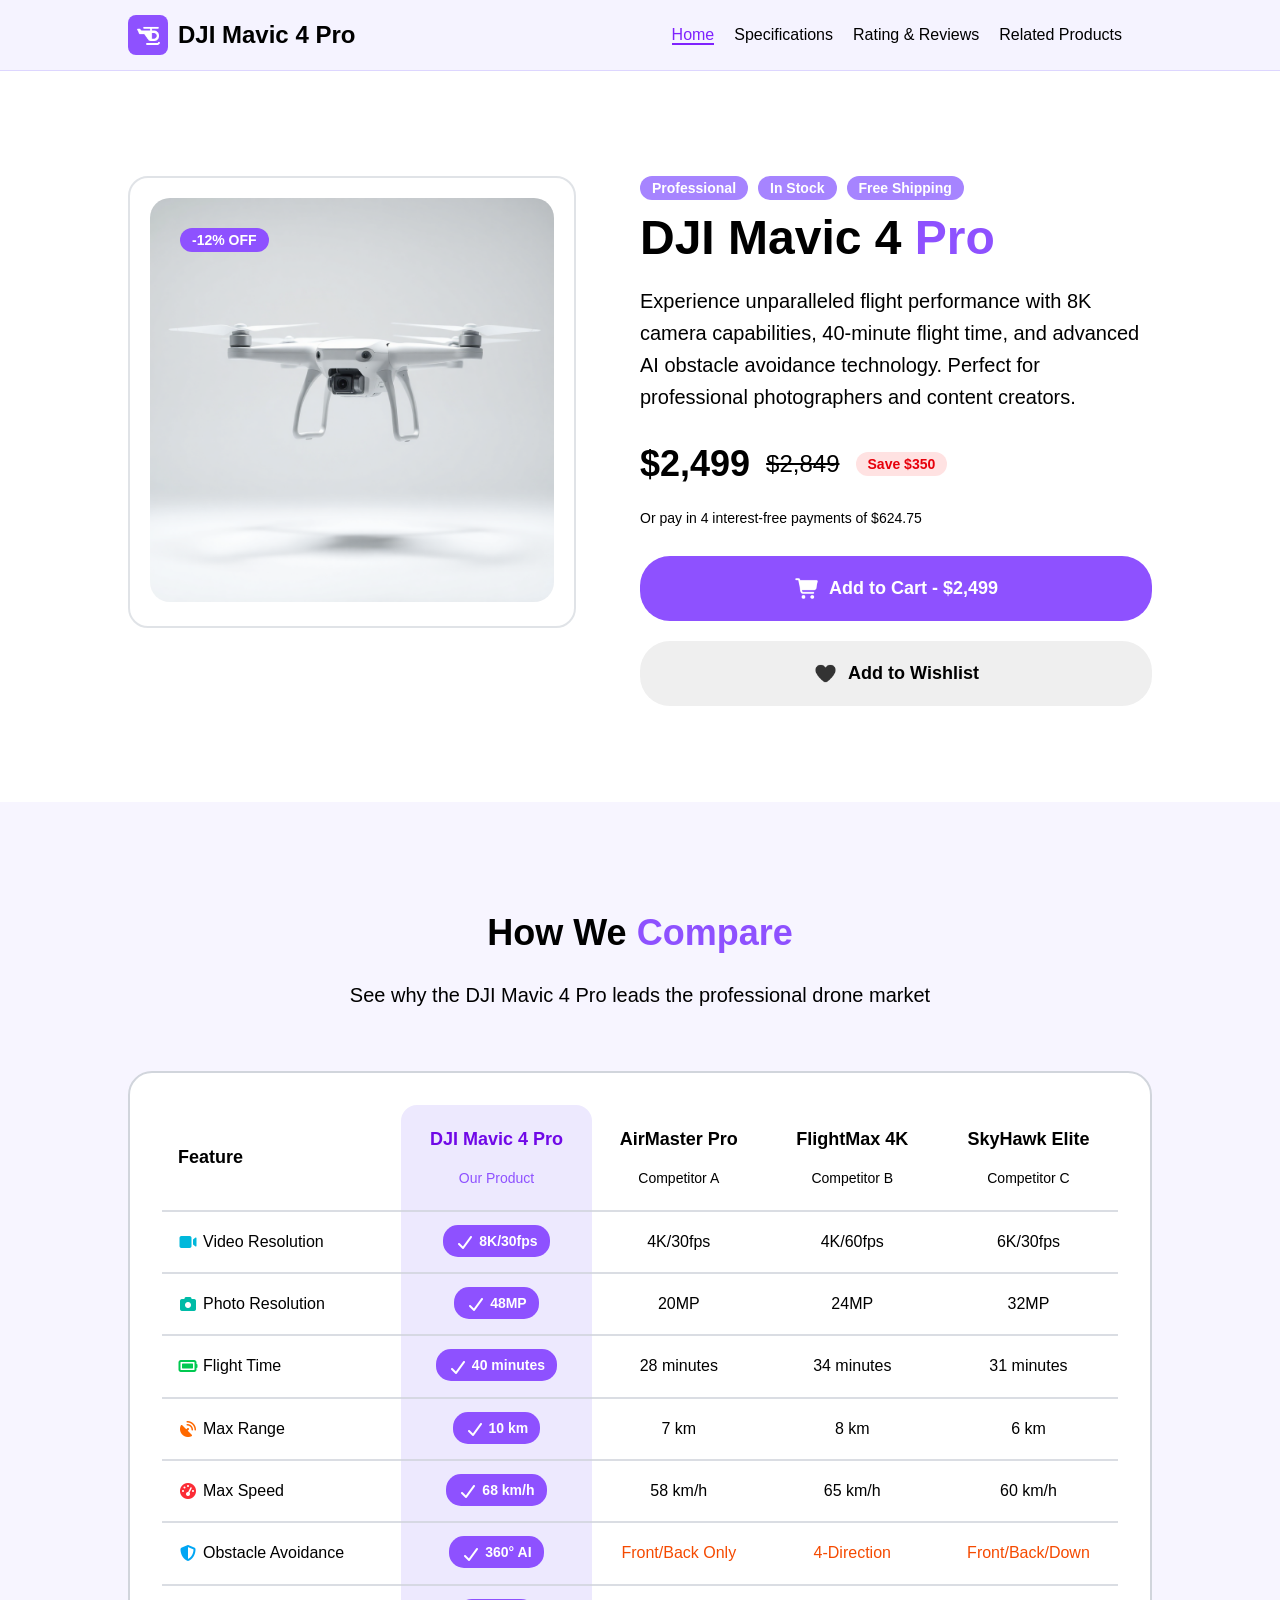
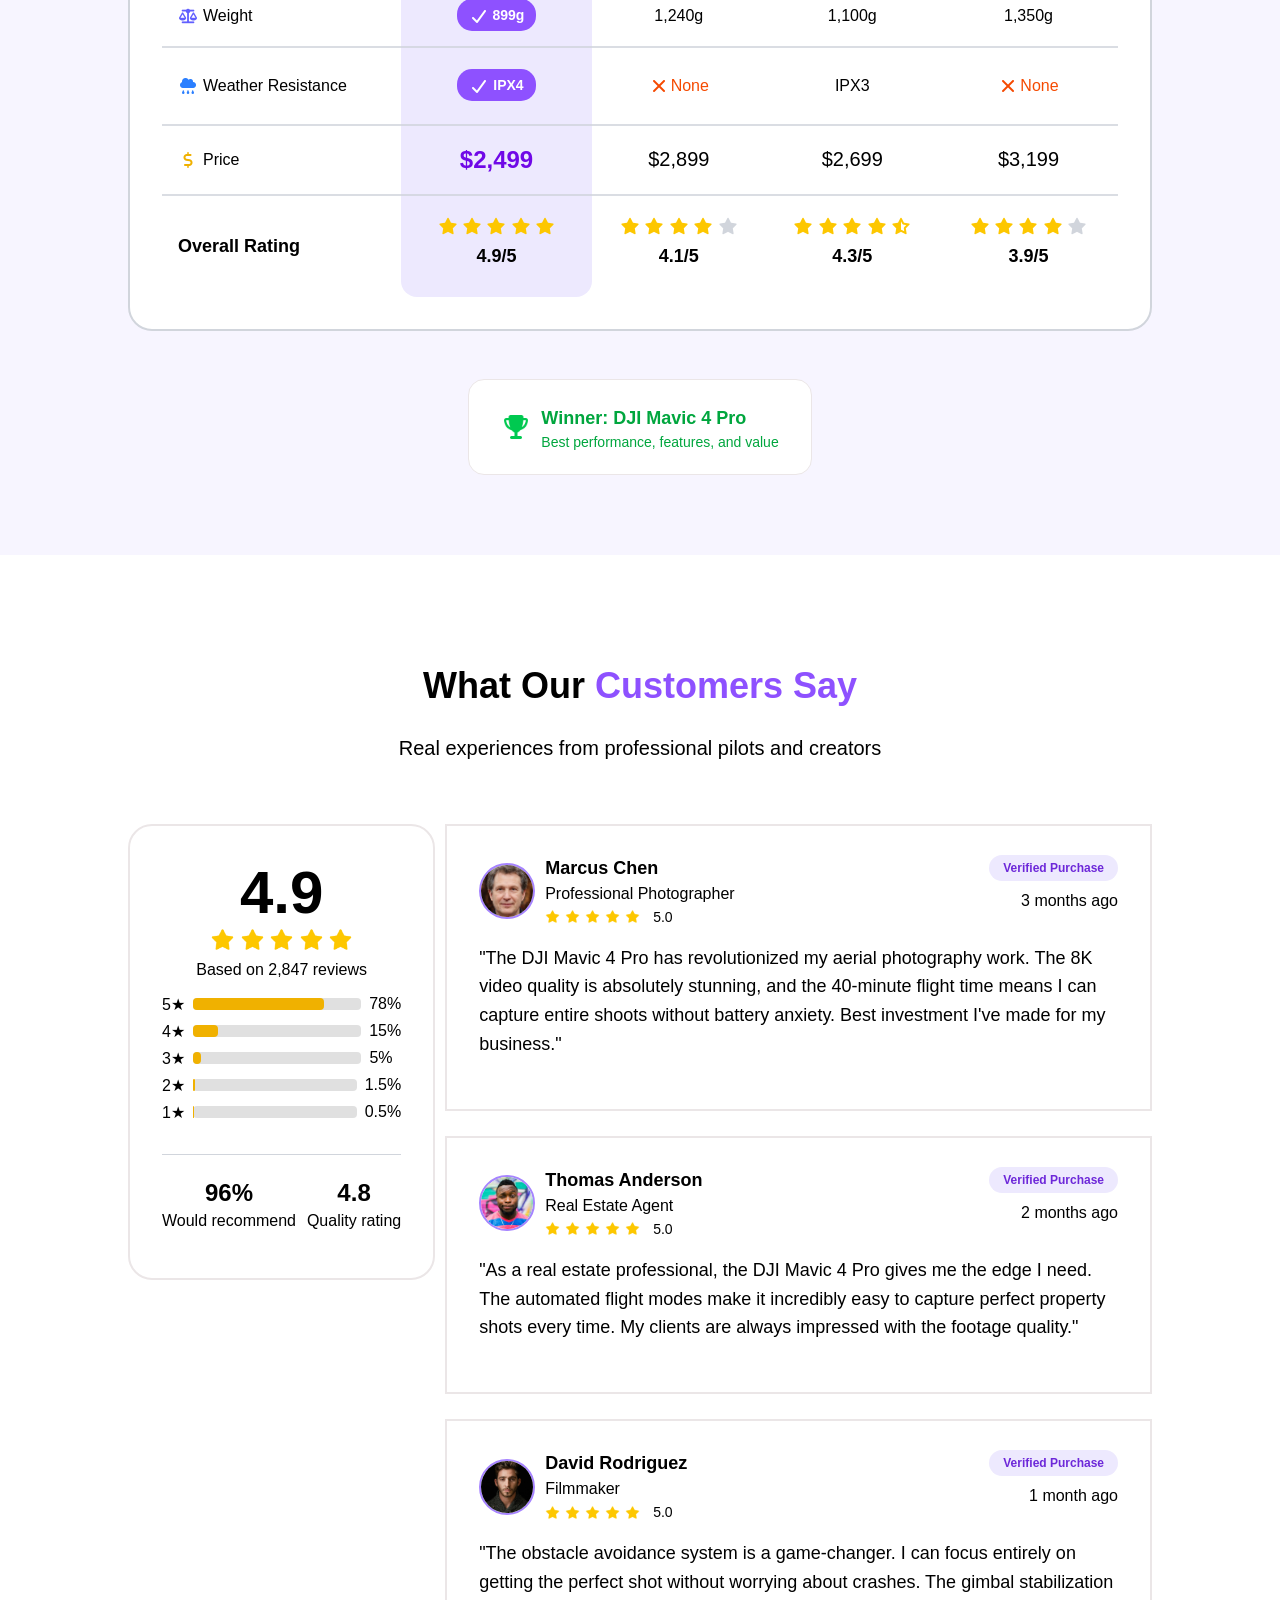
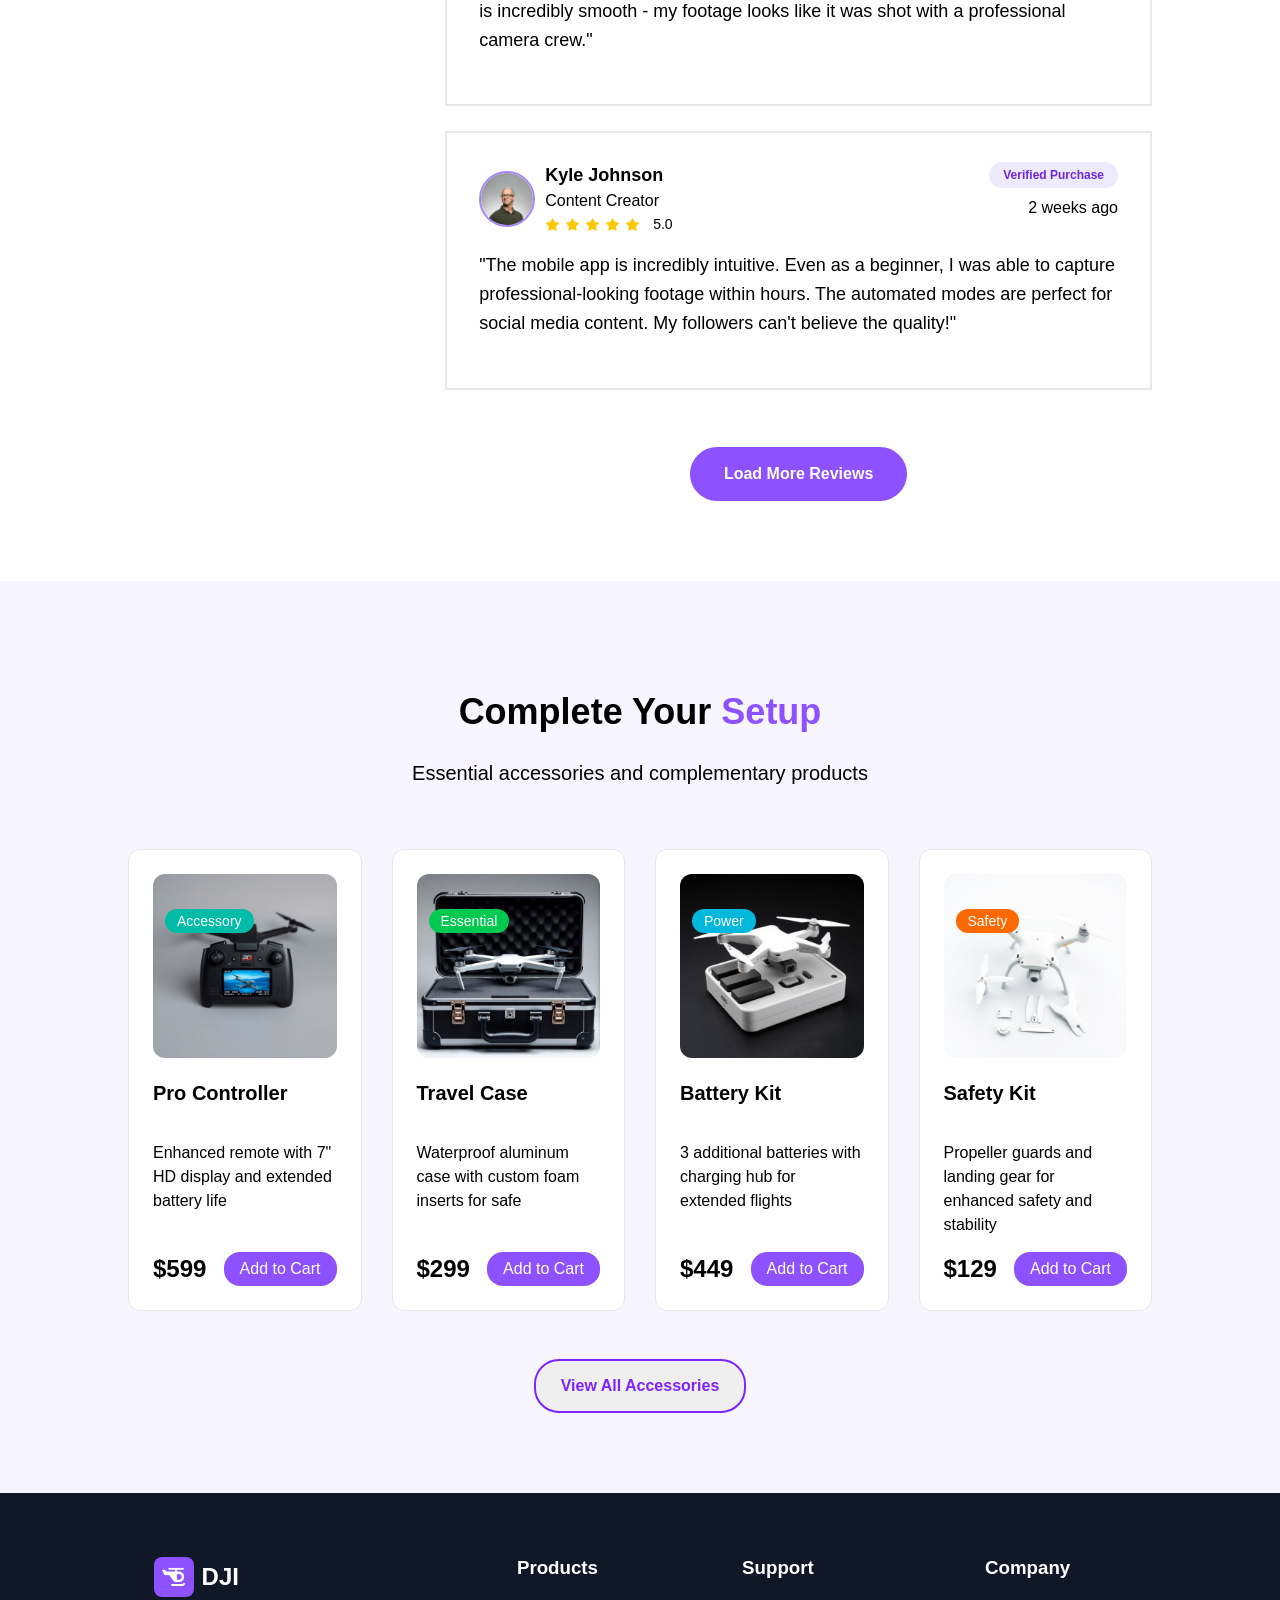
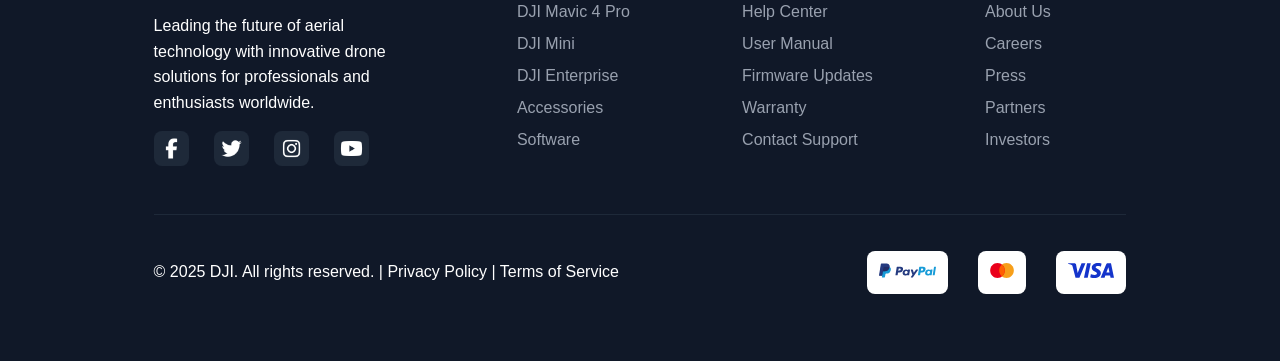
<file: Assignment3 (HTML & CSS)/ibrahem abdelhafeez-sat-tue-4-7-Assignment3-01065643380/index.html>
<!doctype html>
<html lang="en">

<head>
    <meta charset="UTF-8">
    <meta name="viewport" content="width=device-width, initial-scale=1.0">
    <title>DJI Mavic 4 Pro | The Ultimate Drone</title>
    <link rel="icon" href="images/icons/fav.jpeg">
    <link rel="preconnect" href="https://fonts.googleapis.com">
    <link rel="preconnect" href="https://fonts.gstatic.com" crossorigin>
    <link href="https://fonts.googleapis.com/css2?family=Exo:ital,wght@0,100..900;1,100..900&display=swap"
        rel="stylesheet">
    <link rel="stylesheet" href="Css/style.css">
</head>

<body>
    <!-- Start  Navbar -->
    <div class="navbar">
        <div class="container">
            <div class="nav__parent">
                <div class="nav__left">
                    <div class="nav__logo">
                        <img src="images/icons/helicopter-solid-full.png" alt="helicopter-solid-full">
                    </div>
                    <span>DJI Mavic 4 Pro</span>
                </div>
                <div class="nav__right">
                    <ul>
                        <li>
                            <a href="#home" class="active">Home</a>
                        </li>
                        <li>
                            <a href="#specifications">Specifications</a>
                        </li>
                        <li>
                            <a href="#customer-reviews">Rating
                                &amp; Reviews</a>
                        </li>
                        <li>
                            <a href="#related-products">Related
                                Products</a>
                        </li>
                    </ul>
                </div>
            </div>
        </div>
    </div>
    <!-- End  Navbar -->

    <!-- Start Home -->
    <div id="home">
        <div class="container">
            <div class="home__parent">
                <div class="home__left">
                    <img src="images/hero-img.png" alt="hero-img">
                    <span>
                        -12% OFF
                    </span>
                </div>
                <div class="home__right">
                    <div class="badges">
                        <span class="badge">Professional</span>
                        <span class="badge">In Stock</span>
                        <span class="badge">Free Shipping</span>
                    </div>
                    <h1>DJI Mavic 4
                        <span>
                            Pro
                        </span>
                    </h1>
                    <p class="para">
                        Experience unparalleled flight performance with 8K
                        camera capabilities, 40-minute flight
                        time,
                        and
                        advanced AI obstacle avoidance technology. Perfect
                        for professional photographers and
                        content
                        creators.
                    </p>
                    <div class="pricing">
                        <span class="new_price">$2,499</span>
                        <span class="old_price">$2,849</span>
                        <span class="save">Save $350</span>
                    </div>
                    <p class="payment">
                        Or pay in 4 interest-free payments of $624.75
                    </p>
                    <div class="buttons">
                        <button class="btn btn_primary">
                            <img src="images/icons/cart-shopping-solid-full.png" alt="cart-shopping-solid-full">
                            Add to Cart
                            - $2,499
                        </button>
                        <button class="btn btn_secondary">
                            <img src="images/icons/heart-solid-full.png" alt="heart-solid-full">
                            Add to Wishlist
                        </button>
                    </div>
                </div>
            </div>
        </div>
    </div>
    <!-- End Home -->

    <!-- Start Specifications -->
    <div id="specifications">
        <div class="container">
            <div class="title">
                <h2>
                    How We
                    <span>Compare</span>
                </h2>
                <p>See why the DJI Mavic 4 Pro leads the professional drone
                    market

                </p>
            </div>
            <div class="specifications__table">
                <table>
                    <thead>
                        <tr>
                            <th class="text_left text_lg w_25 p_lg">
                                Feature
                            </th>
                            <th class="p_lg  bg_violet border_top text_center">
                                <div class="d_flex">
                                    <span class="text_lg text_violet_700">
                                        DJI Mavic 4 Pro
                                    </span>
                                    <span class="text_sm text_violet_500">
                                        Our Product
                                    </span>
                                </div>
                            </th>
                            <th class="p_lg text_center">
                                <div class="d_flex">
                                    <span class="text_lg">
                                        AirMaster Pro
                                    </span>
                                    <span class="text_sm">
                                        Competitor A
                                    </span>
                                </div>
                            </th>
                            <th class="p_lg text_center">
                                <div class="d_flex">
                                    <span class="text_lg">
                                        FlightMax 4K
                                    </span>
                                    <span class="text_sm">
                                        Competitor B
                                    </span>
                                </div>
                            </th>
                            <th class="p_lg text_center">
                                <div class="d_flex">
                                    <span class="text_lg">
                                        SkyHawk Elite
                                    </span>
                                    <span class="text_sm">
                                        Competitor C
                                    </span>
                                </div>
                            </th>
                        </tr>
                    </thead>
                    <tbody>
                        <tr>
                            <td class="text_left w_25 p_sm">
                                <div class="d_flex_row">
                                    <img src="images/icons/video-solid-full.png" alt="video-solid-full">
                                    Video Resolution
                                </div>
                            </td>
                            <td class=" bg_violet text_center p_sm">
                                <span class="py_1 px_3 inline">
                                    <img src="images/icons/check-solid-full.png" alt="check-solid-full">
                                    8K/30fps
                                </span>
                            </td>
                            <td class="p_sm text_center">
                                4K/30fps
                            </td>

                            <td class="p_sm text_center">
                                4K/60fps
                            </td>

                            <td class="p_sm text_center">
                                6K/30fps
                            </td>

                        </tr>
                        <tr>
                            <td class="text_left w_25 p_sm">
                                <div class="d_flex_row">
                                    <img src="images/icons/camera-solid-full.png" alt="video-solid-full">
                                    Photo Resolution
                                </div>
                            </td>
                            <td class=" bg_violet text_center p_sm">
                                <span class="py_1 px_3 inline">
                                    <img src="images/icons/check-solid-full.png" alt="check-solid-full">
                                    48MP
                                </span>
                            </td>
                            <td class="p_sm text_center">
                                20MP
                            </td>

                            <td class="p_sm text_center">
                                24MP
                            </td>

                            <td class="p_sm text_center">
                                32MP
                            </td>

                        </tr>
                        <tr>
                            <td class="text_left w_25 p_sm">
                                <div class="d_flex_row">
                                    <img src="images/icons/battery-full-solid-full.png" alt="video-solid-full">
                                    Flight Time
                                </div>
                            </td>
                            <td class=" bg_violet text_center p_sm">
                                <span class="py_1 px_3 inline">
                                    <img src="images/icons/check-solid-full.png" alt="check-solid-full">
                                    40 minutes
                                </span>
                            </td>
                            <td class="p_sm text_center">
                                28 minutes
                            </td>

                            <td class="p_sm text_center">
                                34 minutes
                            </td>

                            <td class="p_sm text_center">
                                31 minutes
                            </td>

                        </tr>
                        <tr>
                            <td class="text_left w_25 p_sm">
                                <div class="d_flex_row">
                                    <img src="images/icons/satellite-dish-solid-full.png" alt="video-solid-full">
                                    Max Range
                                </div>
                            </td>
                            <td class=" bg_violet text_center p_sm">
                                <span class="py_1 px_3 inline">
                                    <img src="images/icons/check-solid-full.png" alt="check-solid-full">
                                    10 km

                                </span>
                            </td>
                            <td class="p_sm text_center">
                                7 km
                            </td>

                            <td class="p_sm text_center">
                                8 km
                            </td>

                            <td class="p_sm text_center">
                                6 km
                            </td>

                        </tr>
                        <tr>
                            <td class="text_left w_25 p_sm">
                                <div class="d_flex_row">
                                    <img src="images/icons/gauge-high-solid-full.png" alt="video-solid-full">
                                    Max Speed
                                </div>
                            </td>
                            <td class=" bg_violet text_center p_sm">
                                <span class="py_1 px_3 inline">
                                    <img src="images/icons/check-solid-full.png" alt="check-solid-full">
                                    68 km/h

                                </span>
                            </td>
                            <td class="p_sm text_center">
                                58 km/h
                            </td>

                            <td class="p_sm text_center">
                                65 km/h
                            </td>

                            <td class="p_sm text_center">
                                60 km/h
                            </td>

                        </tr>
                        <tr>
                            <td class="text_left w_25 p_sm">
                                <div class="d_flex_row">
                                    <img src="images/icons/shield-halved-solid-full.png" alt="video-solid-full">
                                    Obstacle Avoidance
                                </div>
                            </td>
                            <td class=" bg_violet text_center p_sm">
                                <span class="py_1 px_3 inline">
                                    <img src="images/icons/check-solid-full.png" alt="check-solid-full">
                                    360° AI

                                </span>
                            </td>
                            <td class="p_sm text_center text_orange">
                                Front/Back Only
                            </td>

                            <td class="p_sm text_center text_orange">
                                4-Direction
                            </td>

                            <td class="p_sm text_center text_orange">
                                Front/Back/Down
                            </td>

                        </tr>
                        <tr>
                            <td class="text_left w_25 p_sm">
                                <div class="d_flex_row">
                                    <img src="images/icons/scale-balanced-solid-full.png" alt="video-solid-full">
                                    Weight
                                </div>
                            </td>
                            <td class=" bg_violet text_center p_sm">
                                <span class="py_1 px_3 inline">
                                    <img src="images/icons/check-solid-full.png" alt="check-solid-full">
                                    899g

                                </span>
                            </td>
                            <td class="p_sm text_center">
                                1,240g
                            </td>

                            <td class="p_sm text_center">
                                1,100g
                            </td>

                            <td class="p_sm text_center">
                                1,350g
                            </td>

                        </tr>
                        <tr>
                            <td class="text_left w_25 p_sm">
                                <div class="d_flex_row">
                                    <img src="images/icons/cloud-rain-solid-full.png" alt="video-solid-full">
                                    Weather Resistance
                                </div>
                            </td>
                            <td class=" bg_violet text_center p_sm">
                                <span class="py_1 px_3 inline">
                                    <img src="images/icons/check-solid-full.png" alt="check-solid-full">
                                    IPX4

                                </span>
                            </td>
                            <td class="p_sm text_center">
                                <span class="py_1 px_3 x_mark text_orange justify_center">
                                    <img src="images/icons/xmark-solid-full.png" alt>
                                    None
                                </span>
                            </td>

                            <td class="p_sm text_center">
                                IPX3
                            </td>

                            <td class="p_sm text_center">
                                <span class="py_1 px_3 x_mark text_orange justify_center">
                                    <img src="images/icons/xmark-solid-full.png" alt>
                                    None
                                </span>
                            </td>

                        </tr>
                        <tr>
                            <td class="text_left w_25 p_sm">
                                <div class="d_flex_row">
                                    <img src="images/icons/dollar-sign-solid-full.png" alt="video-solid-full">
                                    Price
                                </div>
                            </td>
                            <td class=" bg_violet text_center p_sm">
                                <span class="py_1 px_3 text_2xl">
                                    $2,499

                                </span>
                            </td>
                            <td class="p_sm text_center text_xl">
                                $2,899
                            </td>

                            <td class="p_sm text_center text_xl">
                                $2,699
                            </td>

                            <td class="p_sm text_center text_xl">
                                $3,199
                            </td>

                        </tr>
                        <tr>
                            <td class="text_left w_25 last_child">
                                Overall Rating
                            </td>
                            <td class="bg_violet text_center p_sm border_bottom">
                                <div class="d_flex">
                                    <div class="stars">
                                        <img src="images/icons/yellow-star-solid-full.png" alt="yellow-star-solid-full">
                                        <img src="images/icons/yellow-star-solid-full.png" alt="yellow-star-solid-full">
                                        <img src="images/icons/yellow-star-solid-full.png" alt="yellow-star-solid-full">
                                        <img src="images/icons/yellow-star-solid-full.png" alt="yellow-star-solid-full">
                                        <img src="images/icons/yellow-star-solid-full.png" alt="yellow-star-solid-full">
                                    </div>
                                    <span class="text_lg">
                                        4.9/5
                                    </span>
                                </div>
                            </td>
                            <td class="text_center p_sm">
                                <div class="d_flex">
                                    <div class="stars">
                                        <img src="images/icons/yellow-star-solid-full.png" alt="yellow-star-solid-full">
                                        <img src="images/icons/yellow-star-solid-full.png" alt="yellow-star-solid-full">
                                        <img src="images/icons/yellow-star-solid-full.png" alt="yellow-star-solid-full">
                                        <img src="images/icons/yellow-star-solid-full.png" alt="yellow-star-solid-full">
                                        <img src="images/icons/gray-star-solid-full.png" alt="gray-star-solid-full">
                                    </div>
                                    <span class="text_lg">
                                        4.1/5
                                    </span>
                                </div>
                            </td>
                            <td class="text_center p_sm">
                                <div class="d_flex">
                                    <div class="stars">
                                        <img src="images/icons/yellow-star-solid-full.png" alt="yellow-star-solid-full">
                                        <img src="images/icons/yellow-star-solid-full.png" alt="yellow-star-solid-full">
                                        <img src="images/icons/yellow-star-solid-full.png" alt="yellow-star-solid-full">
                                        <img src="images/icons/yellow-star-solid-full.png" alt="yellow-star-solid-full">
                                        <img src="images/icons/star-half-stroke-solid-full.png"
                                            alt="star-half-stroke-solid-full">
                                    </div>
                                    <span class="text_lg">
                                        4.3/5
                                    </span>
                                </div>
                            </td>
                            <td class="text_center p_sm">
                                <div class="d_flex">
                                    <div class="stars">
                                        <img src="images/icons/yellow-star-solid-full.png" alt="yellow-star-solid-full">
                                        <img src="images/icons/yellow-star-solid-full.png" alt="yellow-star-solid-full">
                                        <img src="images/icons/yellow-star-solid-full.png" alt="yellow-star-solid-full">
                                        <img src="images/icons/yellow-star-solid-full.png" alt="yellow-star-solid-full">
                                        <img src="images/icons/gray-star-solid-full.png" alt="gray-star-solid-full">
                                    </div>
                                    <span class="text_lg">
                                        3.9/5
                                    </span>
                                </div>
                            </td>
                        </tr>
                    </tbody>
                </table>
            </div>
            <div class="specifications_end">
                <div class="flex">
                    <img src="images/icons/trophy-solid-full.png" alt="trophy-solid-full">
                    <div class="p_text">
                        <p class="mb_en">
                            Winner: DJI Mavic 4 Pro
                        </p>
                        <p class="mb_st">
                            Best performance, features, and value
                        </p>
                    </div>
                </div>
            </div>
        </div>
    </div>
    <!-- End Specifications -->
    <!-- Start Customer Reviews -->
    <div id="customer-reviews">
        <div class="container">
            <div class="title">
                <h2>
                    What Our
                    <span>Customers Say</span>
                </h2>
                <p>
                    Real experiences from professional pilots and creators
                </p>
            </div>
            <div class="reviews">
                <div class="left_reviews">
                    <div class="top_reviews text_center">
                        <span class="text_center">
                            4.9
                        </span>
                        <div class="d_flex">
                            <img src="images/icons/yellow-star-solid-full.png" alt="yellow-star-solid-full">
                            <img src="images/icons/yellow-star-solid-full.png" alt="yellow-star-solid-full">
                            <img src="images/icons/yellow-star-solid-full.png" alt="yellow-star-solid-full">
                            <img src="images/icons/yellow-star-solid-full.png" alt="yellow-star-solid-full">
                            <img src="images/icons/yellow-star-solid-full.png" alt="yellow-star-solid-full">
                        </div>
                        <p>
                            Based on 2,847 reviews
                        </p>
                    </div>
                    <div class="middle_reviews">
                        <div class="flexbox">
                            <span>
                                5★
                            </span>
                            <div class="bg_color">
                                <div style="width: 78%;" class="bg_yellow">
                                </div>
                            </div>
                            <span>
                                78%
                            </span>
                        </div>
                        <div class="flexbox">
                            <span>
                                4★
                            </span>
                            <div class="bg_color">
                                <div style="width: 15%;" class="bg_yellow">
                                </div>
                            </div>
                            <span>
                                15%
                            </span>
                        </div>
                        <div class="flexbox">
                            <span>
                                3★
                            </span>
                            <div class="bg_color">
                                <div style="width: 5%;" class="bg_yellow">
                                </div>
                            </div>
                            <span>
                                5%
                            </span>
                        </div>
                        <div class="flexbox">
                            <span>
                                2★
                            </span>
                            <div class="bg_color">
                                <div style="width: 1.5%;" class="bg_yellow">
                                </div>
                            </div>
                            <span>
                                1.5%
                            </span>
                        </div>
                        <div class="flexbox">
                            <span>
                                1★
                            </span>
                            <div class="bg_color">
                                <div style="width: 0.5%;" class="bg_yellow">
                                </div>
                            </div>
                            <span>
                                0.5%
                            </span>
                        </div>
                    </div>
                    <div class="bottom_reviews">
                        <div class="precentg">
                            <div>
                                <span>
                                    96%
                                </span>
                                <p>Would recommend
                                </p>
                            </div>
                            <div>
                                <span>
                                    4.8
                                </span>
                                <p>
                                    Quality rating
                                </p>
                            </div>
                        </div>
                    </div>
                </div>
                <div class="right_reviews">
                    <div class="people_reviews">
                        <div class="review">
                            <div class="avatar">
                                <img src="images/avatar-1.png" alt="avatar-1" class="border_violet">
                                <div>
                                    <h3>
                                        Marcus Chen
                                    </h3>
                                    <p>
                                        Professional Photographer
                                    </p>
                                    <div class="stars">
                                        <img src="images/icons/yellow-star-solid-full.png" alt="yellow-star-solid-full">
                                        <img src="images/icons/yellow-star-solid-full.png" alt="yellow-star-solid-full">
                                        <img src="images/icons/yellow-star-solid-full.png" alt="yellow-star-solid-full">
                                        <img src="images/icons/yellow-star-solid-full.png" alt="yellow-star-solid-full">
                                        <img src="images/icons/yellow-star-solid-full.png" alt="yellow-star-solid-full">
                                        <span>
                                            5.0
                                        </span>
                                    </div>
                                </div>
                            </div>
                            <div class="text_right">
                                <span>
                                    Verified Purchase
                                </span>
                                <p>
                                    3 months ago
                                </p>
                            </div>
                        </div>
                        <p class="p_review">"The DJI Mavic 4 Pro has
                            revolutionized my aerial photography work. The
                            8K
                            video quality is
                            absolutely stunning, and the 40-minute flight
                            time means I can capture entire shoots without
                            battery anxiety. Best investment I've made for
                            my business."
                        </p>
                    </div>
                    <div class="people_reviews">
                        <div class="review">
                            <div class="avatar">
                                <img src="images/avatar-2.jpg" alt="avatar-2" class="border_violet">
                                <div>
                                    <h3>
                                        Thomas Anderson
                                    </h3>
                                    <p>
                                        Real Estate Agent
                                    </p>
                                    <div class="stars">
                                        <img src="images/icons/yellow-star-solid-full.png" alt="yellow-star-solid-full">
                                        <img src="images/icons/yellow-star-solid-full.png" alt="yellow-star-solid-full">
                                        <img src="images/icons/yellow-star-solid-full.png" alt="yellow-star-solid-full">
                                        <img src="images/icons/yellow-star-solid-full.png" alt="yellow-star-solid-full">
                                        <img src="images/icons/yellow-star-solid-full.png" alt="yellow-star-solid-full">
                                        <span>
                                            5.0
                                        </span>
                                    </div>
                                </div>
                            </div>
                            <div class="text_right">
                                <span>
                                    Verified Purchase
                                </span>
                                <p>
                                    2 months ago
                                </p>
                            </div>
                        </div>
                        <p class="p_review">
                            "As a real estate professional, the DJI Mavic 4
                            Pro gives me the edge I need. The automated
                            flight modes make it incredibly easy to capture
                            perfect property shots every time. My
                            clients are always impressed with the footage
                            quality."
                        </p>
                    </div>
                    <div class="people_reviews">
                        <div class="review">
                            <div class="avatar">
                                <img src="images/avatar-3.jpg" alt="avatar-3" class="border_violet">
                                <div>
                                    <h3>
                                        David Rodriguez
                                    </h3>
                                    <p>
                                        Filmmaker
                                    </p>
                                    <div class="stars">
                                        <img src="images/icons/yellow-star-solid-full.png" alt="yellow-star-solid-full">
                                        <img src="images/icons/yellow-star-solid-full.png" alt="yellow-star-solid-full">
                                        <img src="images/icons/yellow-star-solid-full.png" alt="yellow-star-solid-full">
                                        <img src="images/icons/yellow-star-solid-full.png" alt="yellow-star-solid-full">
                                        <img src="images/icons/yellow-star-solid-full.png" alt="yellow-star-solid-full">
                                        <span>
                                            5.0
                                        </span>
                                    </div>
                                </div>
                            </div>
                            <div class="text_right">
                                <span>
                                    Verified Purchase
                                </span>
                                <p>
                                    1 month ago
                                </p>
                            </div>
                        </div>
                        <p class="p_review">"The obstacle avoidance system
                            is a game-changer. I can focus entirely on
                            getting the perfect
                            shot without worrying about crashes. The gimbal
                            stabilization is incredibly smooth - my
                            footage looks like it was shot with a
                            professional camera crew."
                        </p>
                    </div>
                    <div class="people_reviews">
                        <div class="review">
                            <div class="avatar">
                                <img src="images/avatar-4.jpg" alt="avatar-4" class="border_violet">
                                <div>
                                    <h3>
                                        Kyle Johnson
                                    </h3>
                                    <p>
                                        Content Creator
                                    </p>
                                    <div class="stars">
                                        <img src="images/icons/yellow-star-solid-full.png" alt="yellow-star-solid-full">
                                        <img src="images/icons/yellow-star-solid-full.png" alt="yellow-star-solid-full">
                                        <img src="images/icons/yellow-star-solid-full.png" alt="yellow-star-solid-full">
                                        <img src="images/icons/yellow-star-solid-full.png" alt="yellow-star-solid-full">
                                        <img src="images/icons/yellow-star-solid-full.png" alt="yellow-star-solid-full">
                                        <span>
                                            5.0
                                        </span>
                                    </div>
                                </div>
                            </div>
                            <div class="text_right">
                                <span>
                                    Verified Purchase
                                </span>
                                <p>
                                    2 weeks ago
                                </p>
                            </div>
                        </div>
                        <p class="p_review">"The mobile app is incredibly
                            intuitive. Even as a beginner, I was able to
                            capture
                            professional-looking footage within hours. The
                            automated modes are perfect for social media
                            content. My followers can't believe the
                            quality!"
                        </p>
                    </div>
                    <div class="buttons_review text_center">
                        <button>
                            Load More Reviews
                        </button>
                    </div>
                </div>
            </div>
        </div>
    </div>
    <!-- End Customer Reviews -->
    <!-- Start Products -->
    <div id="related-products">
        <div class="container">
            <div class="title">
                <h2>
                    Complete Your
                    <span>
                        Setup
                    </span>
                </h2>
                <p>
                    Essential accessories and complementary products
                </p>
            </div>
            <div class="all_products">
                <div class="products">
                    <div class="products_img">
                        <img src="images/related-products-1.png" alt="related-products">
                        <span class="bg_teal">
                            Accessory
                        </span>
                    </div>
                    <h3>
                        Pro Controller
                    </h3>
                    <p>
                        Enhanced remote with 7" HD display and extended
                        battery life
                    </p>
                    <div class="cart">
                        <span>
                            $599
                        </span>
                        <button>
                            Add to Cart
                        </button>
                    </div>
                </div>
                <div class="products">
                    <div class="products_img">
                        <img src="images/related-products-2.png" alt="related-products">
                        <span class="bg_green">
                            Essential
                        </span>
                    </div>
                    <h3>
                        Travel Case
                    </h3>
                    <p>
                        Waterproof aluminum case with custom foam inserts
                        for safe
                    </p>
                    <div class="cart">
                        <span>
                            $299
                        </span>
                        <button>
                            Add to Cart
                        </button>
                    </div>
                </div>
                <div class="products">
                    <div class="products_img">
                        <img src="images/related-products-3.png" alt="related-products">
                        <span class="bg_cyan">
                            Power
                        </span>
                    </div>
                    <h3>
                        Battery Kit
                    </h3>
                    <p>
                        3 additional batteries with charging hub for
                        extended flights
                    </p>
                    <div class="cart">
                        <span>
                            $449
                        </span>
                        <button>
                            Add to Cart
                        </button>
                    </div>
                </div>
                <div class="products">
                    <div class="products_img">
                        <img src="images/related-products-4.png" alt="related-products">
                        <span class="bg_orange">
                            Safety
                        </span>
                    </div>
                    <h3>
                        Safety Kit
                    </h3>
                    <p>
                        Propeller guards and landing gear for enhanced
                        safety and stability
                    </p>
                    <div class="cart">
                        <span>
                            $129
                        </span>
                        <button>
                            Add to Cart
                        </button>
                    </div>
                </div>
            </div>
            <div class="button_products text_center">
                <button>
                    View All Accessories
                </button>
            </div>
        </div>
    </div>
    <!-- End Products -->
    <div id="footer">
        <div class="container">
            <div class="top__footer">
                <div class="left__footer">
                    <div>
                        <div class="item__footer">
                            <div>
                                <img src="images/icons/helicopter-solid-full.png" alt="helicopter-solid-full">
                            </div>
                            <span>
                                DJI
                            </span>
                        </div>
                        <p>
                            Leading the future of aerial technology with
                            innovative drone
                            solutions for professionals and enthusiasts
                            worldwide.
                        </p>
                        <div class="icons__footer">
                            <div class="hover_blue">
                                <img src="images/icons/facebook-f-brands-solid-full.png"
                                    alt="facebook-f-brands-solid-full">
                            </div>
                            <div class="hover_setblue">
                                <img src="images/icons/twitter-brands-solid-full.png" alt="twitter-brands-solid-full">
                            </div>
                            <div class="hover_tomato">
                                <img src="images/icons/instagram-brands-solid-full.png"
                                    alt="instagram-brands-solid-full">
                            </div>
                            <div class="hover_red">
                                <img src="images/icons/youtube-brands-solid-full.png" alt="youtube-brands-solid-full">
                            </div>

                        </div>
                    </div>
                </div>
                <div class="right__footer flex__1">
                    <div>
                        <h3>
                            Products
                        </h3>
                        <ul>
                            <li>
                                <span>
                                    DJI Mavic 4 Pro
                                </span>
                            </li>
                            <li>
                                <span>
                                    DJI Mini
                                </span>
                            </li>
                            <li>
                                <span>
                                    DJI Enterprise
                                </span>
                            </li>
                            <li>
                                <span>
                                    Accessories
                                </span>
                            </li>
                            <li>
                                <span>
                                    Software
                                </span>
                            </li>
                        </ul>
                    </div>
                    <div>
                        <h3>
                            Support
                        </h3>
                        <ul>
                            <li>
                                <span>
                                    Help Center
                                </span>
                            </li>
                            <li>
                                <span>
                                    User Manual
                                </span>
                            </li>
                            <li>
                                <span>
                                    Firmware Updates
                                </span>
                            </li>
                            <li>
                                <span>
                                    Warranty
                                </span>
                            </li>
                            <li>
                                <span>
                                    Contact Support
                                </span>
                            </li>
                        </ul>
                    </div>
                    <div>
                        <h3>
                            Company
                        </h3>
                        <ul>
                            <li>
                                <span>
                                    About Us
                                </span>
                            </li>
                            <li>
                                <span>
                                    Careers
                                </span>
                            </li>
                            <li>
                                <span>
                                    Press
                                </span>
                            </li>
                            <li>
                                <span>
                                    Partners
                                </span>
                            </li>
                            <li>
                                <span>
                                    Investors
                                </span>
                            </li>
                        </ul>
                    </div>
                </div>
            </div>
            <div class="bottom__footer">
                <p>
                    © 2025 DJI. All rights reserved. | Privacy Policy |
                    Terms of
                    Service
                </p>
                <div class="payment">
                    <div class="payment_option">
                        <img src="images/paypal.svg" alt="paypal">
                    </div>
                    <div class="payment_option">
                        <img src="images/master-card.svg" alt="master-card">
                    </div>
                    <div class="payment_option">
                        <img src="images/visa.svg" alt="visa">
                    </div>
                </div>
            </div>
        </div>
    </div>
</body>

</html>
</file>
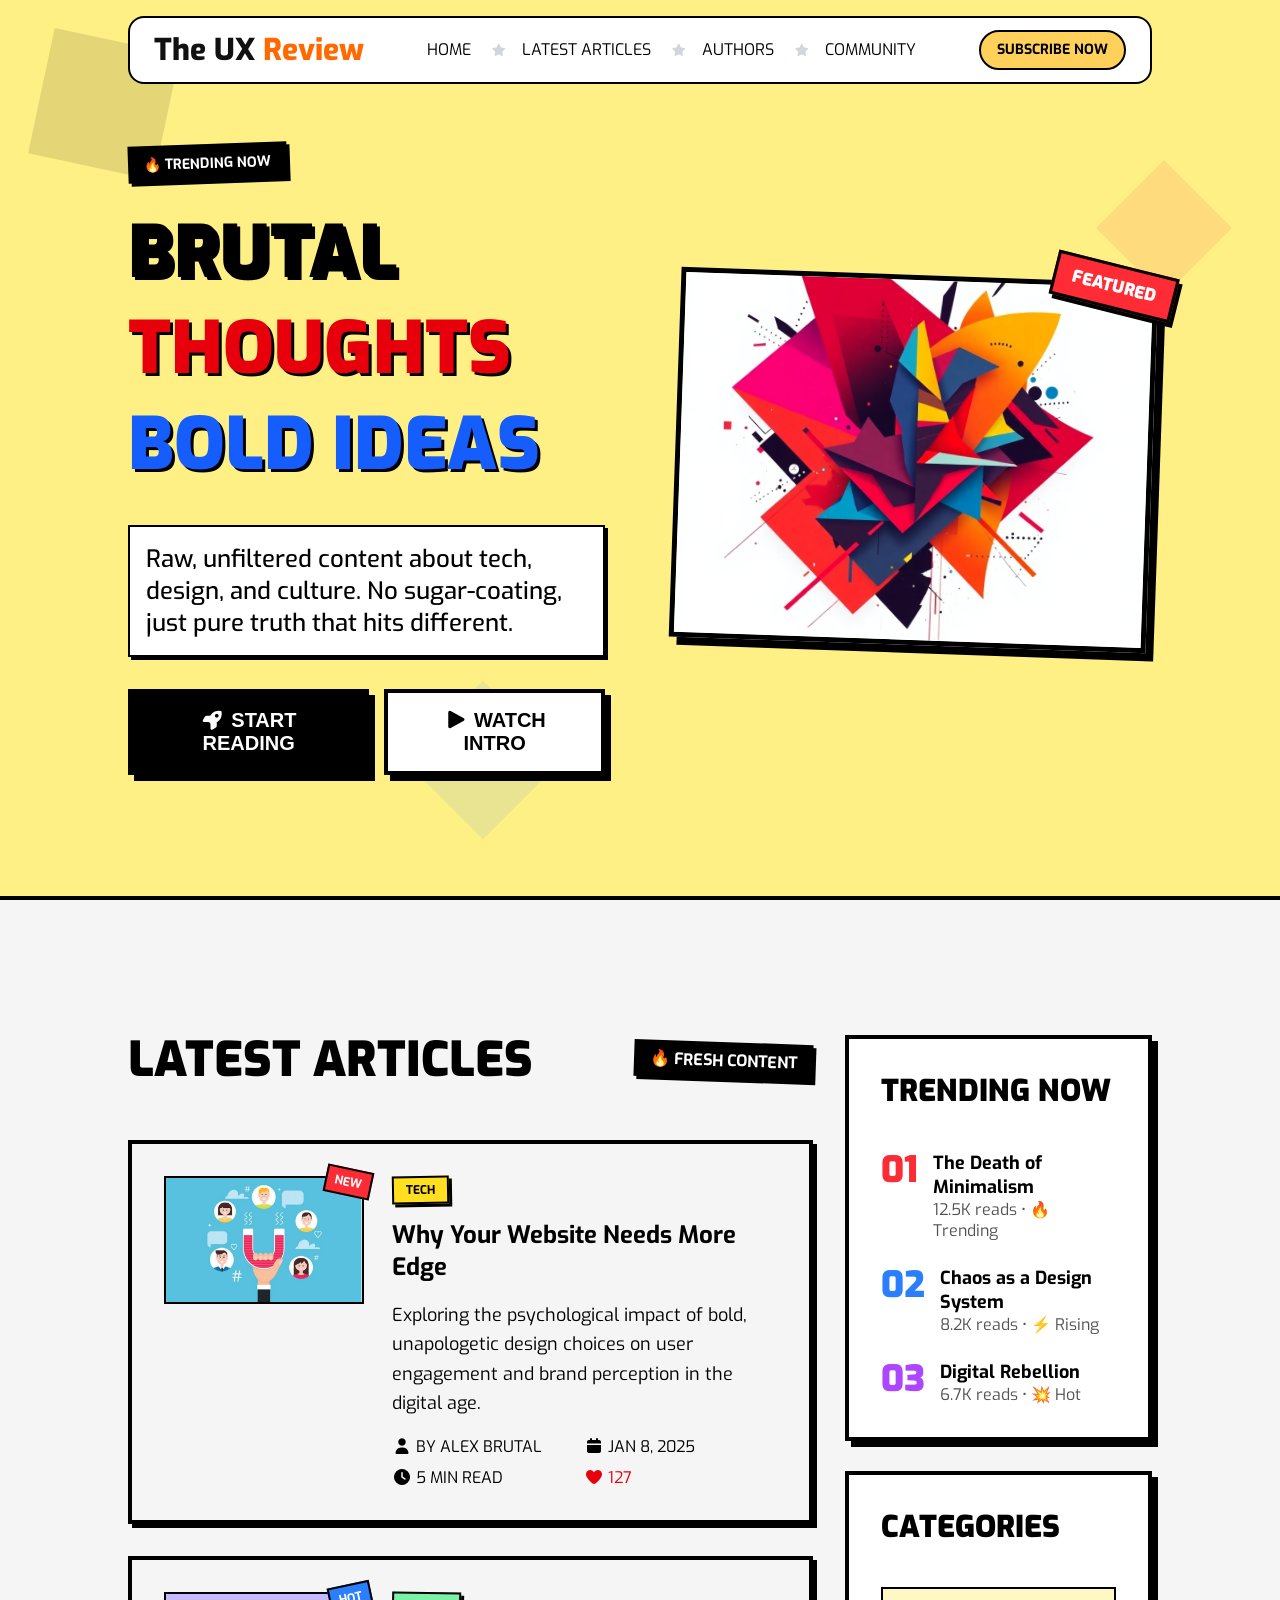
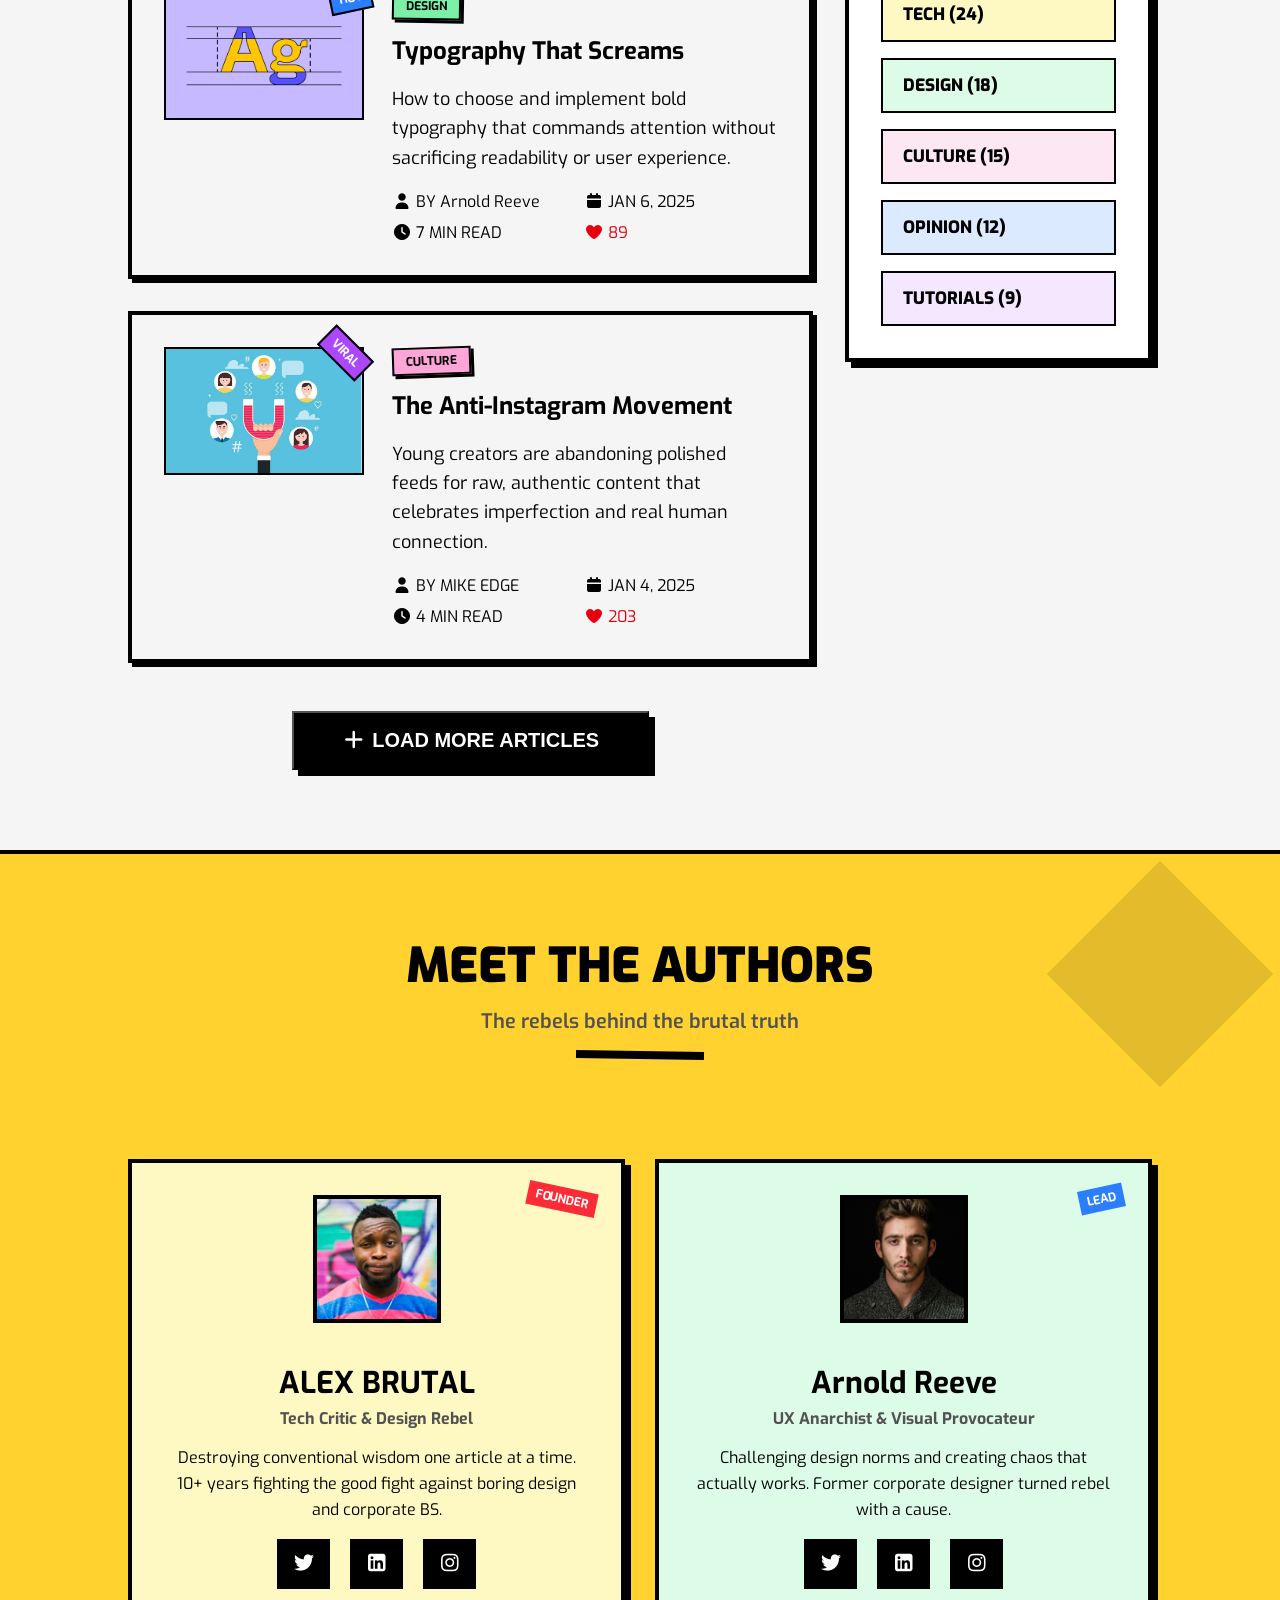
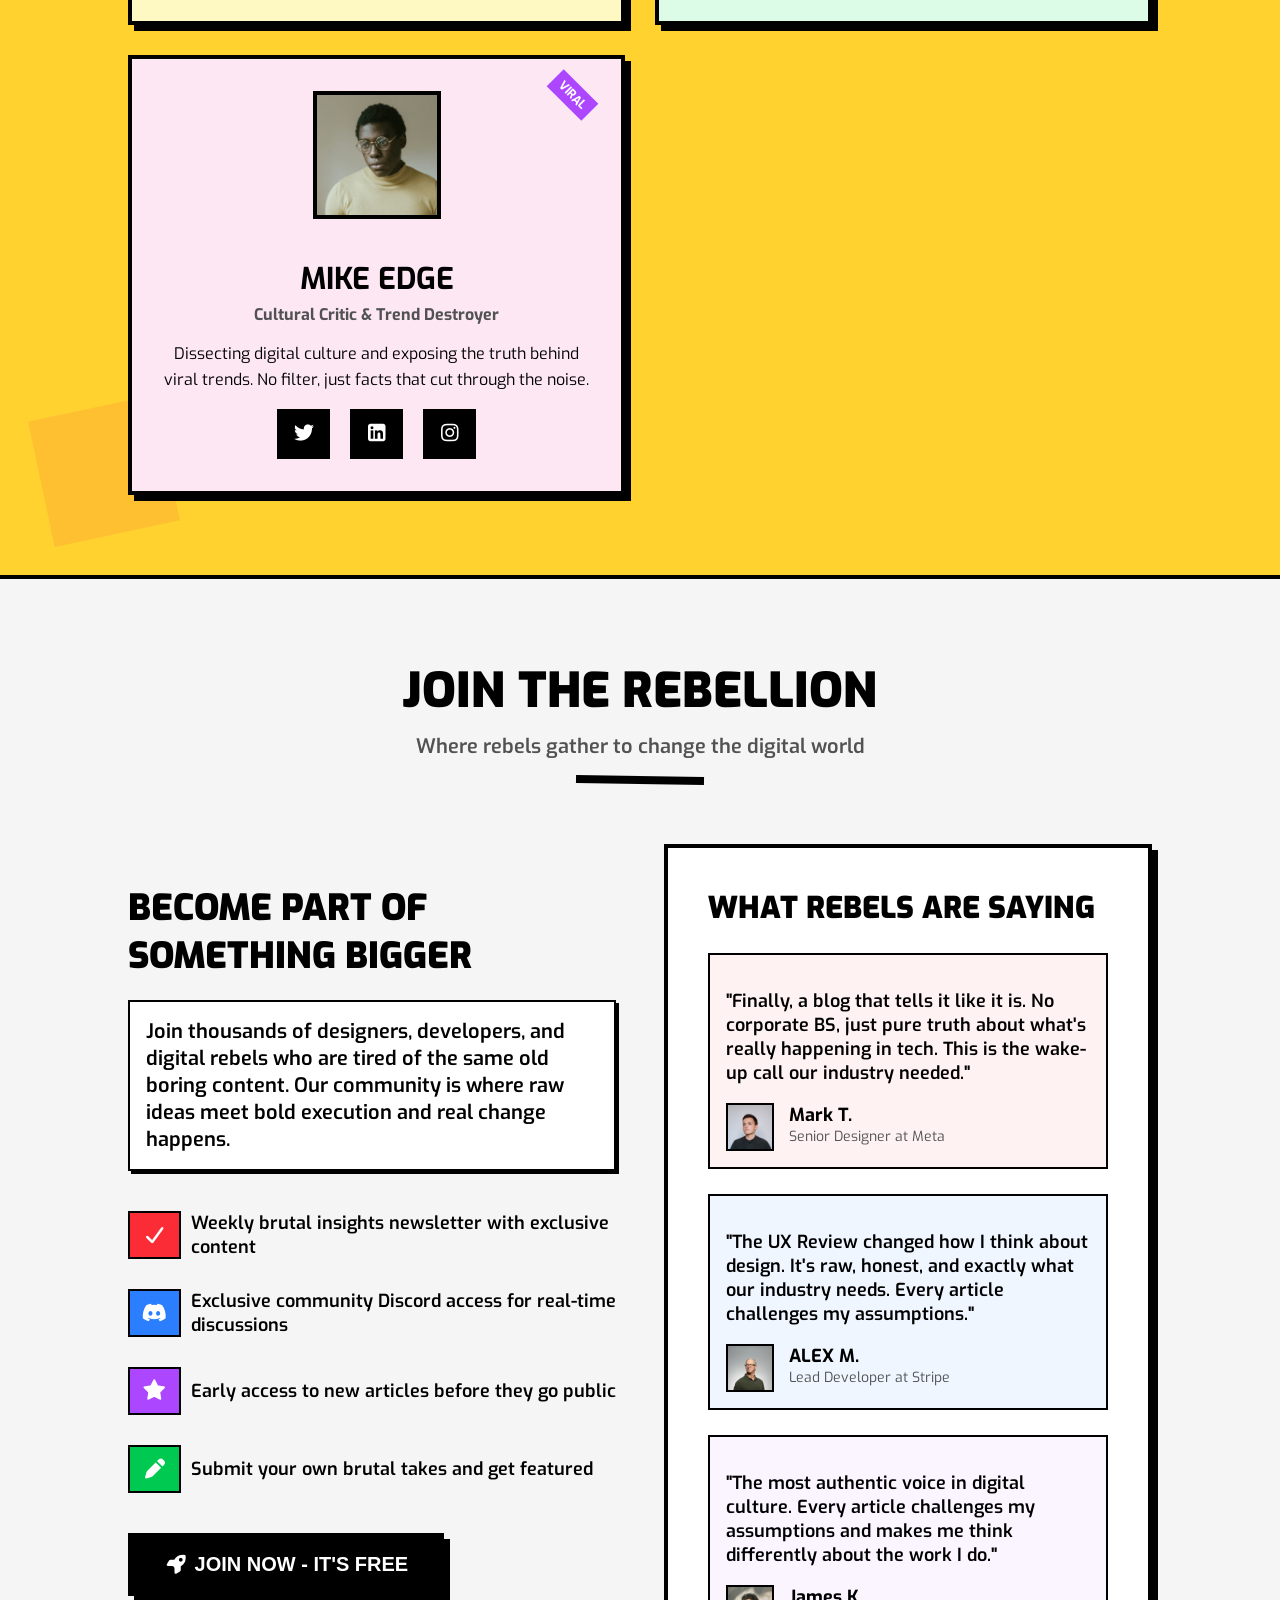
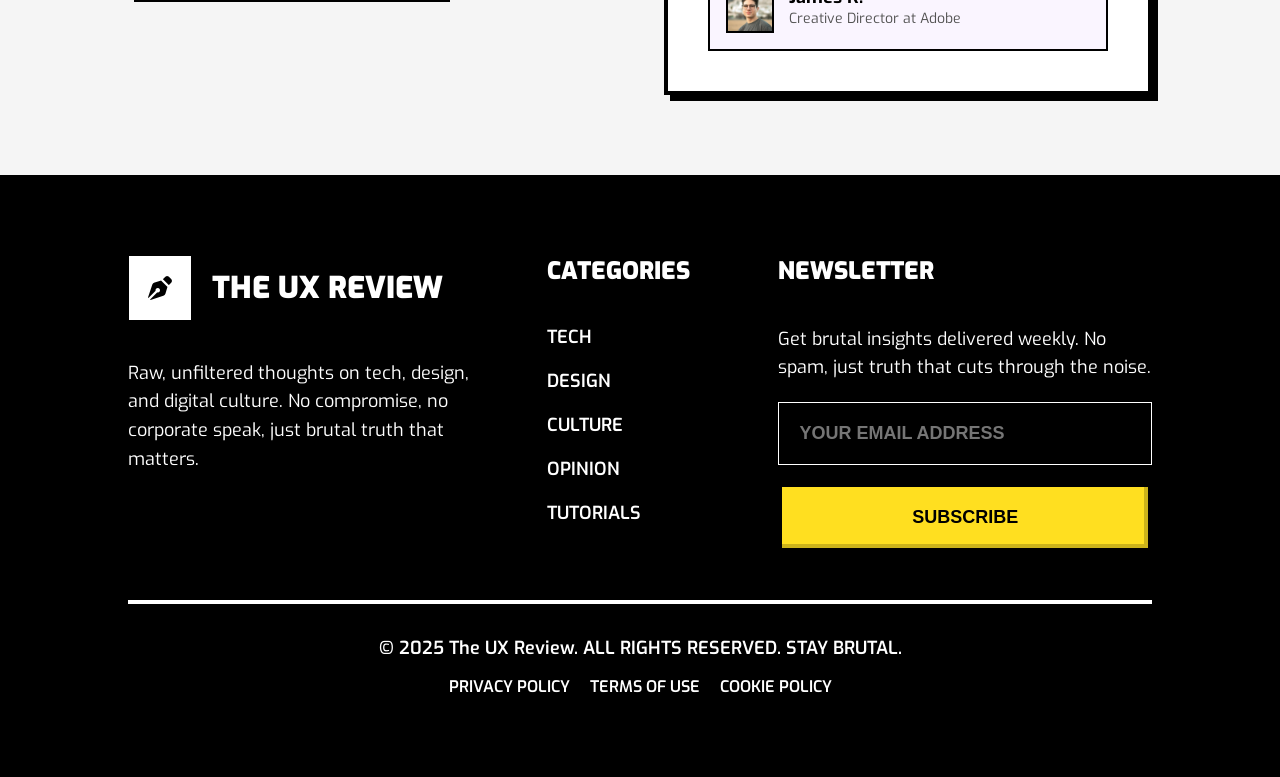
<file: Assignment4 (HTML & CSS)/ibrahem abdelhafeez-sat-tue-4-7-Assignment4-01204044319/index.html>
<!DOCTYPE html>
<html lang="en">

<head>
    <meta charset="UTF-8">
    <meta name="viewport" content="width=device-width, initial-scale=1.0">
    <title>The UX Review Blog</title>
    <link rel="preconnect" href="https://fonts.googleapis.com">
    <link rel="preconnect" href="https://fonts.gstatic.com" crossorigin>
    <link href="https://fonts.googleapis.com/css2?family=Exo:ital,wght@0,100..900;1,100..900&display=swap"
        rel="stylesheet">
    <link rel="stylesheet" href="CSS/all.min.css">
    <link rel="stylesheet" href="CSS/style.css">
    <link rel="stylesheet" href="CSS/media.css">
</head>

<body>
    <!-- START NAVBAR -->
    <div class="navbar">
        <div class="container">
            <div class="navbar__parent">
                <div class="logo">
                    <a href="index.html">
                        <span>The UX </span>
                        <span> Review</span>
                    </a>
                </div>
                <a href="#mobile-menu" class="menu_toggle">
                    <i class="fa-solid fa-bars"></i>
                </a>
                <div class="nav__list">
                    <ul>
                        <li>
                            <a href="#home">
                                HOME
                            </a>
                            <i class="fa-solid fa-star"></i>
                        </li>
                        <li>
                            <a href="#latestArticles">
                                LATEST ARTICLES
                            </a>
                            <i class="fa-solid fa-star"></i>
                        </li>
                        <li>
                            <a href="#authors">
                                AUTHORS
                            </a>
                            <i class="fa-solid fa-star"></i>
                        </li>
                        <li>
                            <a href="#community">
                                COMMUNITY
                            </a>
                        </li>
                    </ul>
                </div>
                <div class="action__nav">
                    <a href="#community">
                        SUBSCRIBE NOW
                    </a>
                </div>
                <div id="mobile-menu" class="mobile-menu-wrapper">
                    <div class="mobile-menu-panel">
                        <div class="mobile-menu-header">
                            <h2>MENU</h2>
                            <a href="#" class="close-menu">
                                <i class="fa-solid fa-xmark"></i>
                            </a>
                        </div>
                        <ul class="mobile-menu-list">
                            <li><a href="#home">HOME</a></li>
                            <li><a href="#latestArticles">LATEST ARTICLES</a></li>
                            <li><a href="#authors">AUTHORS</a></li>
                            <li><a href="#community">COMMUNITY</a></li>
                        </ul>
                        <a href="#community" class="mobile-subscribe">
                            <i class="fa-solid fa-rocket"></i>
                            SUBSCRIBE NOW
                        </a>
                    </div>
                </div>
            </div>
        </div>
    </div>
    <!-- END NAVBAR -->
    <!-- START HOME -->
    <div id="home">
        <div class="absolute">
            <div class="absolute-left"></div>
            <div class="absolute-right"></div>
            <div class="absolute-bottom"></div>
        </div>
        <div class="container">
            <div class="home__parent">
                <div class="hoome__left">
                    <div class="left__header">
                        <span>🔥 TRENDING NOW</span>
                    </div>
                    <h2>
                        BRUTAL
                        <br>
                        <span class="text-red">THOUGHTS</span>
                        <br>
                        <span class="text-blue">BOLD IDEAS</span>
                    </h2>
                    <p>
                        Raw, unfiltered content about tech, design, and culture. No
                        sugar-coating, just pure truth that hits different.
                    </p>
                    <div class="buttons">
                        <button class="button btn-black">
                            <i class="fa-solid fa-rocket"></i>
                            START READING
                        </button>
                        <button class="button btn-white">
                            <i class="fa-solid fa-play"></i>
                            WATCH INTRO
                        </button>
                    </div>
                </div>
                <div class="home__right">
                    <div class="image-right">
                        <img src="images/home-image.png" alt="">
                    </div>
                    <div class="featured">
                        <span>FEATURED</span>
                    </div>
                </div>
            </div>
        </div>
    </div>
    <!-- END HOME -->

    <!-- START LATEST ARTICLES -->
    <div id="latestArticles">
        <div class="container">
            <div class="articles__parent">
                <div class="articles__left">
                    <div class="top">
                        <h3>LATEST ARTICLES</h3>
                        <div class="fresh">
                            <span>🔥 FRESH CONTENT</span>
                        </div>
                    </div>
                    <div class="middle">
                        <div class="box">
                            <div class="inner-box">
                                <div class="image-box">
                                    <img src="images/user-engagement-2-DFdiyblT.jpg" alt="">
                                    <div class="badge bg-red">
                                        NEW
                                    </div>
                                </div>
                                <div class="content-box">
                                    <div class="badge-content bg-yellow">
                                        TECH
                                    </div>
                                    <h4 class="text-red">
                                        Why Your Website Needs More Edge
                                    </h4>
                                    <p>
                                        Exploring the psychological impact of bold, unapologetic
                                        design choices on user engagement and brand perception in
                                        the digital age.
                                    </p>
                                    <div class="icons">
                                        <span class="icon-user icon">
                                            <i class="fa-solid fa-user"></i>
                                            BY ALEX
                                            BRUTAL
                                        </span>
                                        <span class="icon-calendar icon">
                                            <i class="fa-solid fa-calendar"></i>
                                            JAN 8,
                                            2025
                                        </span>
                                        <span class="icon-clock icon">
                                            <i class="fa-solid fa-clock"></i>
                                            5 MIN READ
                                        </span>
                                        <span class="icon-heart icon">
                                            <i class="fa-solid fa-heart"></i>
                                            127
                                        </span>
                                    </div>
                                </div>
                            </div>
                        </div>
                        <div class="box">
                            <div class="inner-box">
                                <div class="image-box">
                                    <img src="images/guide-to-typography-CNuK3VDW.avif" alt="">
                                    <div class="badge bg-blue">
                                        HOT
                                    </div>
                                </div>
                                <div class="content-box">
                                    <div class="badge-content bg-green">
                                        DESIGN
                                    </div>
                                    <h4 class="text-blue">
                                        Typography That Screams
                                    </h4>
                                    <p>
                                        How to choose and implement bold typography that commands attention without
                                        sacrificing readability or user experience.
                                    </p>
                                    <div class="icons">
                                        <span class="icon-user icon">
                                            <i class="fa-solid fa-user"></i>
                                            BY Arnold Reeve
                                        </span>
                                        <span class="icon-calendar icon">
                                            <i class="fa-solid fa-calendar"></i>
                                            JAN 6, 2025
                                        </span>
                                        <span class="icon-clock icon">
                                            <i class="fa-solid fa-clock"></i>
                                            7 MIN READ
                                        </span>
                                        <span class="icon-heart icon">
                                            <i class="fa-solid fa-heart"></i>
                                            89
                                        </span>
                                    </div>
                                </div>
                            </div>
                        </div>
                        <div class="box">
                            <div class="inner-box">
                                <div class="image-box">
                                    <img src="images/user-engagement-2-DFdiyblT.jpg" alt="">
                                    <div class="badge bg-purple">
                                        VIRAL
                                    </div>
                                </div>
                                <div class="content-box">
                                    <div class="badge-content bg-pink">
                                        CULTURE
                                    </div>
                                    <h4 class="text-pink">
                                        The Anti-Instagram Movement
                                    </h4>
                                    <p>
                                        Young creators are abandoning polished feeds for raw, authentic content that
                                        celebrates imperfection and real human connection.
                                    </p>
                                    <div class="icons">
                                        <span class="icon-user icon">
                                            <i class="fa-solid fa-user"></i>
                                            BY MIKE EDGE
                                        </span>
                                        <span class="icon-calendar icon">
                                            <i class="fa-solid fa-calendar"></i>
                                            JAN 4, 2025
                                        </span>
                                        <span class="icon-clock icon">
                                            <i class="fa-solid fa-clock"></i>
                                            4 MIN READ
                                        </span>
                                        <span class="icon-heart icon">
                                            <i class="fa-solid fa-heart"></i>
                                            203
                                        </span>
                                    </div>
                                </div>
                            </div>
                        </div>
                    </div>
                    <div class="load">
                        <button>
                            <i class="fa-solid fa-plus"></i>
                            LOAD MORE ARTICLES
                        </button>
                    </div>
                </div>
                <div class="articles__right">
                    <div class="box">
                        <h4>
                            TRENDING NOW
                        </h4>
                        <div class="content">
                            <div class="flex-content">
                                <span class="text-red">
                                    01
                                </span>
                                <div>
                                    <h5 class="hover-red">
                                        The Death of Minimalism
                                    </h5>
                                    <p>
                                        12.5K reads • 🔥 Trending
                                    </p>
                                </div>
                            </div>
                            <div class="flex-content">
                                <span class="text-blue">02</span>
                                <div>
                                    <h5 class="hover-blue">
                                        Chaos as a Design System
                                    </h5>
                                    <p>
                                        8.2K reads • ⚡ Rising
                                    </p>
                                </div>
                            </div>
                            <div class="flex-content">
                                <span class="text-purple">03</span>
                                <div>
                                    <h5 class="hover-purple">
                                        Digital Rebellion
                                    </h5>
                                    <p>
                                        6.7K reads • 💥 Hot
                                    </p>
                                </div>
                            </div>
                        </div>
                    </div>
                    <div class="box">
                        <h4>
                            CATEGORIES
                        </h4>
                        <div class="categories-content">
                            <div class="category-item bg-yellow">
                                TECH (24)
                            </div>
                            <div class="category-item bg-green">
                                DESIGN (18)
                            </div>
                            <div class="category-item bg-pink">
                                CULTURE (15)
                            </div>
                            <div class="category-item bg-blue">
                                OPINION (12)
                            </div>
                            <div class="category-item bg-purple">
                                TUTORIALS (9)
                            </div>
                        </div>
                    </div>
                </div>
            </div>
        </div>
    </div>
    <!-- END LATEST ARTICLES -->

    <!-- START AUTHORS -->
    <div id="authors">
        <div class="absolute">
            <div class="absolute-right"></div>
            <div class="absolute-bottom"></div>
        </div>
        <div class="container">
            <div class="title">
                <h3>
                    meet the authors
                </h3>
                <p>
                    The rebels behind the brutal truth
                </p>
            </div>
            <div class="authors__card">
                <div class="card bg-yellow">
                    <div class="iamge-card">
                        <img src="images/avatar-2.jpg" alt="avatar-2">
                        <div class="bg-red">
                            FOUNDER
                        </div>
                    </div>
                    <h4 class="text-red">
                        ALEX BRUTAL
                    </h4>
                    <p class="par-1">
                        Tech Critic & Design Rebel
                    </p>
                    <p class="par-2">
                        Destroying conventional wisdom one article at a time. 10+ years
                        fighting the good fight against boring design and corporate BS.
                    </p>
                    <div class="icons-author">
                        <div class="icon blue-hover">
                            <a href="https://x.com/" target="_blank">
                                <i class="fa-brands fa-twitter"></i>
                            </a>
                        </div>
                        <div class="icon bur-blue-hover">
                            <a href="https://www.linkedin.com/" target="_blank">
                                <i class="fa-brands fa-square-linkedin"></i>
                            </a>
                        </div>
                        <div class="icon red-hover">
                            <a href="https://www.instagram.com/" target="_blank">
                                <i class="fa-brands fa-instagram"></i>
                            </a>
                        </div>
                    </div>
                </div>
                <div class="card bg-green">
                    <div class="iamge-card">
                        <img src="images/avatar-2-CwUcGkzI.jpg" alt="avatar-2">
                        <div class="bg-blue">
                            LEAD
                        </div>
                    </div>
                    <h4 class="text-blue">
                        Arnold Reeve
                    </h4>
                    <p class="par-1">
                        UX Anarchist & Visual Provocateur
                    </p>
                    <p class="par-2">
                        Challenging design norms and creating chaos that actually works.
                        Former corporate designer turned rebel with a cause.
                    </p>
                    <div class="icons-author">
                        <div class="icon blue-hover">
                            <a href="https://x.com/" target="_blank">
                                <i class="fa-brands fa-twitter"></i>
                            </a>
                        </div>
                        <div class="icon bur-blue-hover">
                            <a href="https://www.linkedin.com/" target="_blank">
                                <i class="fa-brands fa-square-linkedin"></i>
                            </a>
                        </div>
                        <div class="icon red-hover">
                            <a href="https://www.instagram.com/" target="_blank">
                                <i class="fa-brands fa-instagram"></i>
                            </a>
                        </div>
                    </div>
                </div>
                <div class="card bg-pink">
                    <div class="iamge-card">
                        <img src="images/avatar-8.jpg" alt="avatar-2">
                        <div class="bg-purple">
                            VIRAL
                        </div>
                    </div>
                    <h4 class="text-purple">
                        MIKE EDGE
                    </h4>
                    <p class="par-1">
                        Cultural Critic & Trend Destroyer
                    </p>
                    <p class="par-2">
                        Dissecting digital culture and exposing the truth behind viral
                        trends. No filter, just facts that cut through the noise.
                    </p>
                    <div class="icons-author">
                        <div class="icon blue-hover">
                            <a href="https://x.com/" target="_blank">
                                <i class="fa-brands fa-twitter"></i>
                            </a>
                        </div>
                        <div class="icon bur-blue-hover">
                            <a href="https://www.linkedin.com/" target="_blank">
                                <i class="fa-brands fa-square-linkedin"></i>
                            </a>
                        </div>
                        <div class="icon red-hover">
                            <a href="https://www.instagram.com/" target="_blank">
                                <i class="fa-brands fa-instagram"></i>
                            </a>
                        </div>
                    </div>
                </div>
            </div>
        </div>
    </div>
    <!-- END AUTHORS -->

    <!-- START COMMUNITY -->
    <div id="community">
        <div class="container">
            <div class="title">
                <h3>
                    join the rebellion
                </h3>
                <p>
                    Where rebels gather to change the digital world
                </p>
            </div>
            <div class="community__parent">
                <div class="community__left">
                    <h4>
                        become part of something bigger
                    </h4>
                    <p>
                        Join thousands of designers, developers, and digital rebels who are tired of the same old boring
                        content. Our community is where raw ideas meet bold execution and real change happens.
                    </p>
                    <div class="icons__community">
                        <div class="content">
                            <div class="icon bg-red">
                                <i class="fa-solid fa-check"></i>
                            </div>
                            <span>
                                Weekly brutal insights newsletter with exclusive
                                content
                            </span>
                        </div>
                        <div class="content">
                            <div class="icon bg-blue">
                                <i class="fa-brands fa-discord"></i>
                            </div>
                            <span>
                                Exclusive community Discord access for real-time discussions
                            </span>
                        </div>
                        <div class="content">
                            <div class="icon bg-purple">
                                <i class="fa-solid fa-star"></i>
                            </div>
                            <span>
                                Early access to new articles before they go public
                            </span>
                        </div>
                        <div class="content">
                            <div class="icon bg-green">
                                <i class="fa-solid fa-pen"></i>
                            </div>
                            <span>
                                Submit your own brutal takes and get featured
                            </span>
                        </div>
                    </div>
                    <div class="buttons">
                        <button>
                            <i class="fa-solid fa-rocket"></i>
                            JOIN NOW - IT'S FREE
                        </button>
                    </div>
                </div>
                <div class="community__right">
                    <h5>
                        what rebels are saying
                    </h5>
                    <div class="total__members">
                        <div class="member bg-brown">
                            <p>
                                "Finally, a blog that tells it like it is. No corporate BS,
                                just pure truth about what's really happening in tech. This is
                                the wake-up call our industry needed."
                            </p>
                            <div class="image-member">
                                <img src="images/avatar-4-EAD2OaMD.avif" alt="avatar-4-EAD2OaMD">
                                <div class="content__member">
                                    <div>Mark T.</div>
                                    <div>
                                        Senior Designer at Meta
                                    </div>
                                </div>
                            </div>
                        </div>
                        <div class="member bg-white">
                            <p>
                                "The UX Review changed how I think about design. It's raw,
                                honest, and exactly what our industry needs. Every article
                                challenges my assumptions."
                            </p>
                            <div class="image-member">
                                <img src="images/avatar-5-CDQD_dyw.jpg" alt="avatar-4-EAD2OaMD">
                                <div class="content__member">
                                    <div>ALEX M.</div>
                                    <div>
                                        Lead Developer at Stripe
                                    </div>
                                </div>
                            </div>
                        </div>
                        <div class="member bg-tel-white">
                            <p>
                                "The most authentic voice in digital culture. Every article
                                challenges my assumptions and makes me think differently about
                                the work I do."
                            </p>
                            <div class="image-member">
                                <img src="images/avatar-6-CMLrVfwj.avif" alt="avatar-4-EAD2OaMD">
                                <div class="content__member">
                                    <div>James K.</div>
                                    <div>
                                        Creative Director at Adobe
                                    </div>
                                </div>
                            </div>
                        </div>
                    </div>
                </div>
            </div>
        </div>
    </div>
    <!-- END COMMUNITY -->

    <!-- START FOOTER -->
    <div id="footer">
        <div class="container">
            <div class="top__footer">
                <div class="w-40">
                    <div class="flex">
                        <div class="pen-nib">
                            <i class="fa-solid fa-pen-nib"></i>
                        </div>
                        <h1>
                            the ux review
                        </h1>
                    </div>
                    <p>
                        Raw, unfiltered thoughts on tech, design, and digital culture. No
                        compromise, no corporate speak, just brutal truth that matters.
                    </p>
                </div>
                <div class="w-20 list">
                    <h2>
                        categories
                    </h2>
                    <ul>
                        <li>
                            <a href="#">
                                tech
                            </a>
                        </li>
                        <li>
                            <a href="#">
                                design
                            </a>
                        </li>
                        <li>
                            <a href="#">
                                culture
                            </a>
                        </li>
                        <li>
                            <a href="#">
                                opinion
                            </a>
                        </li>
                        <li>
                            <a href="#">
                                tutorials
                            </a>
                        </li>
                    </ul>
                </div>
                <div class="w-40">
                    <h2>
                        newsletter
                    </h2>
                    <p>
                        Get brutal insights delivered weekly. No spam, just truth that
                        cuts through the noise.
                    </p>
                    <div class="form">
                        <input type="email" name="EMAIL" id="mail" placeholder="YOUR EMAIL ADDRESS">
                        <button>
                            SUBSCRIBE
                        </button>
                    </div>
                </div>
            </div>
            <div class="bottom__footer">
                <div class="copy-right">
                    <p>
                        © 2025 The UX Review. ALL RIGHTS RESERVED. STAY BRUTAL.
                    </p>
                    <div class="flex-a">
                        <a href="#">
                            PRIVACY POLICY
                        </a>
                        <a href="#">
                            TERMS OF USE
                        </a>
                        <a href="#">
                            COOKIE POLICY
                        </a>
                    </div>
                </div>
            </div>
        </div>
    </div>
    <!-- END FOOTER -->
</body>

</html>
</file>
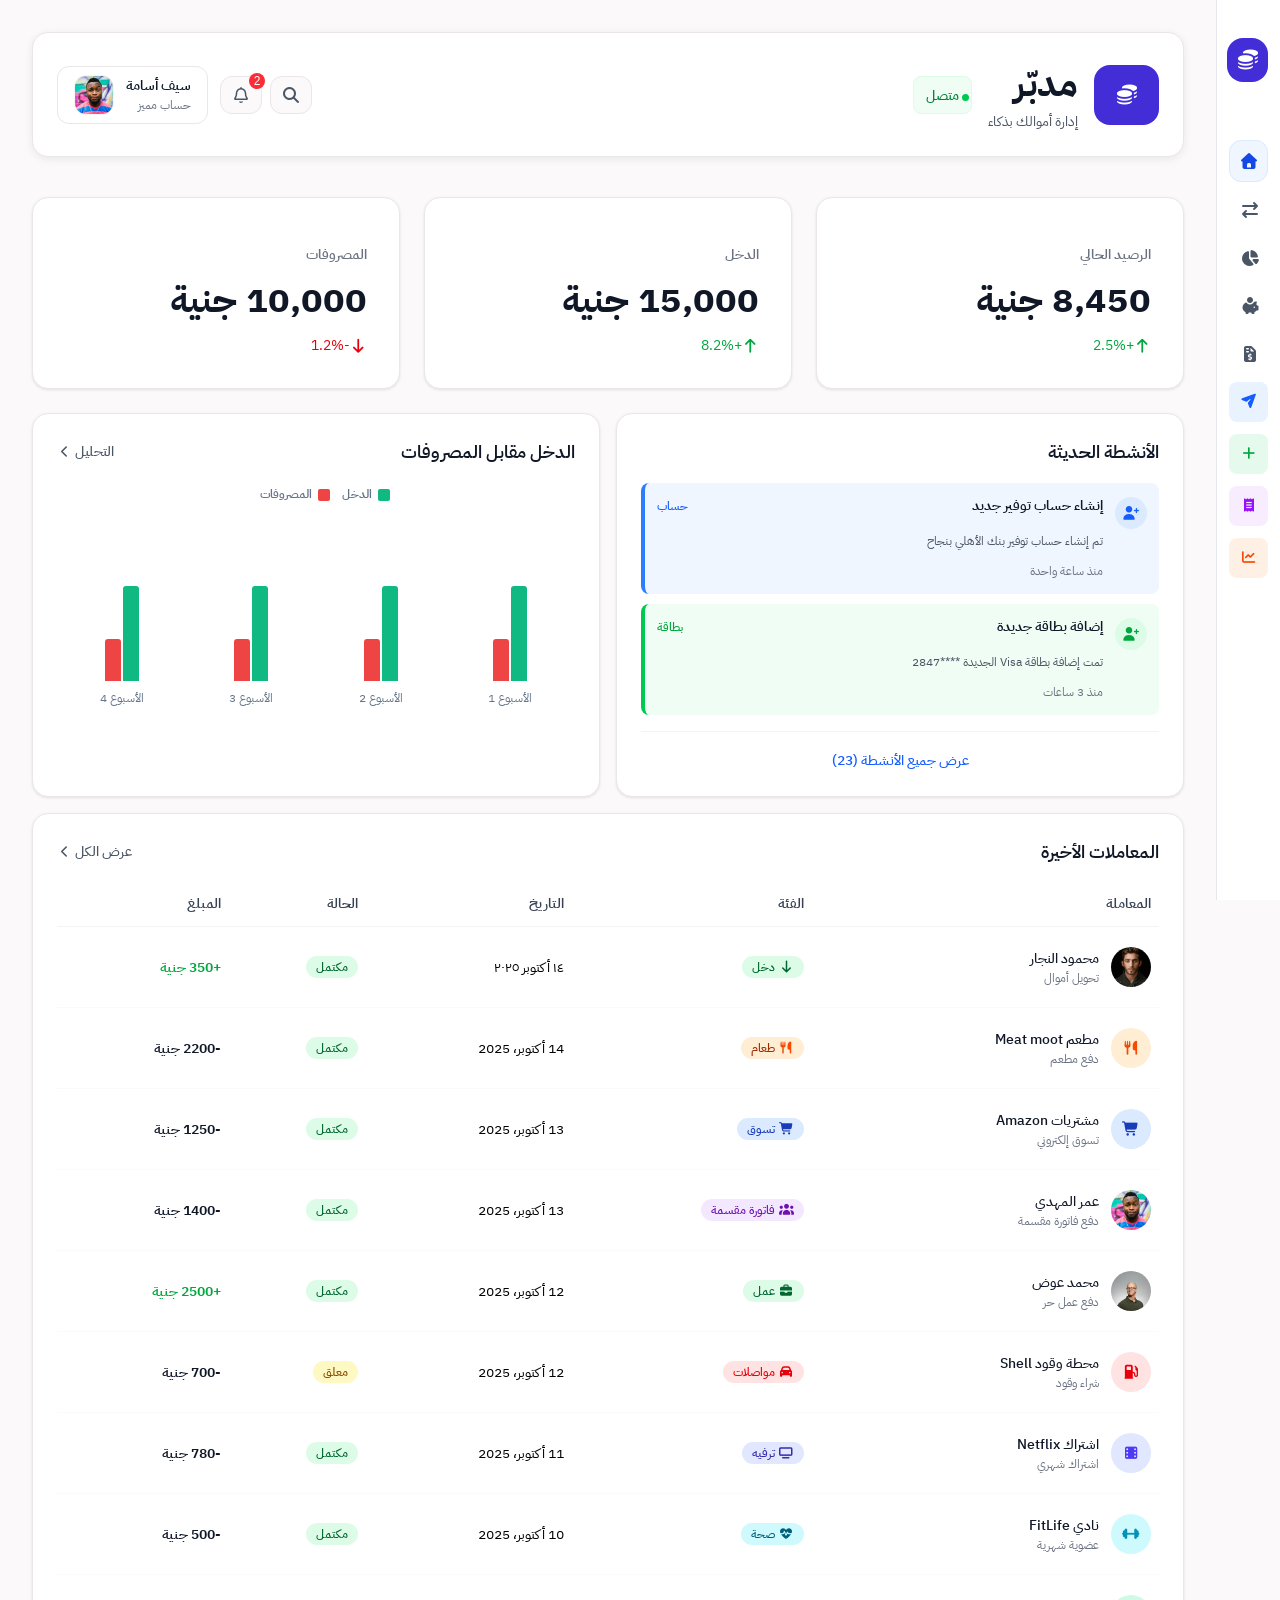
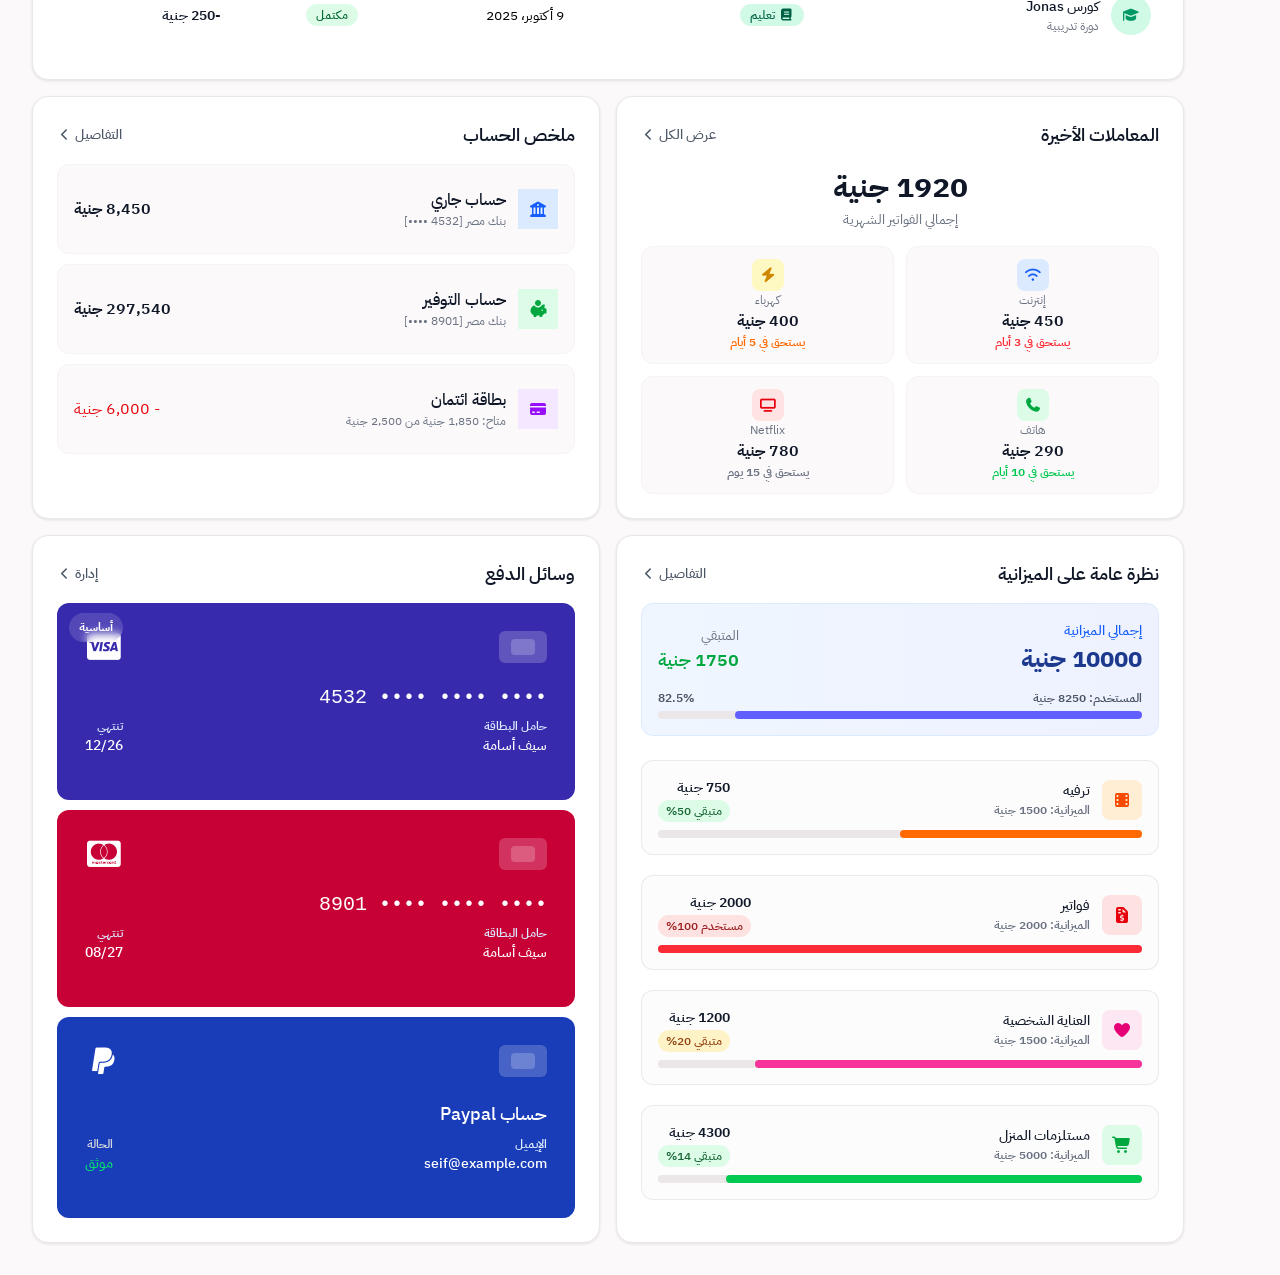
<file: Assignment5 (HTML & CSS)/ibrahem abdelhafeez-sat-tue-4-7-Assignment5-01204044319/index.html>
<!DOCTYPE html>
<html lang="ar" dir="rtl">

<head>
    <meta charset="UTF-8">
    <meta name="viewport" content="width=device-width, initial-scale=1.0">
    <title>مدبّر | إدارة أموالك بذكاء</title>
    <link rel="icon" href="images/favicon.png">
    <link rel="stylesheet" href="Css/all.min.css">
    <link rel="preconnect" href="https://fonts.googleapis.com">
    <link rel="preconnect" href="https://fonts.gstatic.com" crossorigin>
    <link
        href="https://fonts.googleapis.com/css2?family=IBM+Plex+Sans+Arabic:wght@100;200;300;400;500;600;700&display=swap"
        rel="stylesheet">
    <link rel="stylesheet" href="Css/style.css">
    <link rel="stylesheet" href="Css/media.css">
</head>

<body>
    <div id="dashboard" class="bg-gray-50">
        <div id="sidebar">
            <div class="parent">
                <div class="logo">
                    <div class="coins">
                        <i class="fa-solid fa-coins"></i>
                    </div>
                    <div class="content md-none">
                        <h1>
                            مدبّر
                        </h1>
                        <p>
                            إدارة أموالك بذكاء
                        </p>
                    </div>
                </div>
                <div class="list">
                    <ul>
                        <li>
                            <span class="flex-1 active">
                                <i class="fa-solid fa-house"></i>
                                <span class="md-none">
                                    الصفحة الرئيسية
                                </span>
                            </span>
                        </li>
                        <li>
                            <span class="flex-1">
                                <i class="fa-solid fa-arrow-right-arrow-left"></i>
                                <span class="md-none">
                                    المعاملات
                                </span>
                            </span>
                        </li>
                        <li>
                            <span class="flex-1">
                                <i class="fa-solid fa-chart-pie"></i>
                                <span class="md-none">
                                    الميزانيات
                                </span>
                            </span>
                        </li>
                        <li>
                            <span class="flex-1">
                                <i class="fa-solid fa-piggy-bank"></i>
                                <span class="md-none">
                                    المدخرات
                                </span>
                            </span>
                        </li>
                        <li>
                            <span class="flex-1">
                                <i class="fa-solid fa-file-invoice-dollar"></i>
                                <span class="md-none">
                                    الفواتير الشهرية
                                </span>
                            </span>
                        </li>
                    </ul>
                </div>
                <div class="quick-actions">
                    <h3 class="md-none">
                        إجراءات سريعة
                    </h3>
                    <div class="buttons">
                        <button class="btn">
                            <div class="action-icon bg-blue">
                                <i class="fa-solid fa-paper-plane text-blue"></i>
                            </div>
                            <span class="md-none">
                                إرسال أموال
                            </span>
                        </button>
                        <button class="btn">
                            <div class="action-icon bg-green">
                                <i class="fa-solid fa-plus"></i>
                            </div>
                            <span class="md-none">
                                إضافة أموال
                            </span>
                        </button>
                        <button class="btn">
                            <div class="action-icon bg-purple">
                                <i class="fa-solid fa-receipt"></i>
                            </div>
                            <span class="md-none">
                                دفع فاتورة
                            </span>
                        </button>
                        <button class="btn">
                            <div class="action-icon bg-orange">
                                <i class="fa-solid fa-chart-line"></i>
                            </div>
                            <span class="md-none">
                                استثمار
                            </span>
                        </button>
                    </div>
                </div>
            </div>
        </div>
        <div id="main-content">
            <div class="container">
                <div id="header">
                    <div class="header__parent">
                        <div class="header__right">
                            <div class="coins">
                                <i class="fa-solid fa-coins"></i>
                            </div>
                            <div class="content">
                                <h1>
                                    مدبّر
                                </h1>
                                <p>
                                    إدارة أموالك بذكاء
                                </p>
                            </div>
                            <div class="connect">
                                <span>
                                    متصل
                                </span>
                            </div>
                        </div>
                        <div class="header__left">
                            <div class="buttons">
                                <button>
                                    <i class="fa-solid fa-magnifying-glass"></i>
                                </button>
                                <button>
                                    <i class="fa-regular fa-bell"></i>
                                    <span>2</span>
                                </button>
                            </div>
                            <div class="content">
                                <div class="paragraph">
                                    <p>
                                        سيف أسامة
                                    </p>
                                    <p>
                                        حساب مميز
                                    </p>
                                </div>
                                <img src="images/avatar-1.jpg" alt="avatar-1">
                            </div>
                        </div>
                        <div class="connect_block">
                            <span>
                                متصل
                            </span>
                        </div>
                    </div>
                </div>
                <div id="summary-cards">
                    <div class="card">
                        <p>
                            الرصيد الحالي
                        </p>
                        <p>
                            8,450 جنية
                        </p>
                        <div class="icon">
                            <i class="fa-solid fa-arrow-up text-green"></i>
                            <span class="text-green">
                                +2.5%
                            </span>
                        </div>
                    </div>
                    <div class="card">
                        <p>
                            الدخل
                        </p>
                        <p>
                            15,000 جنية
                        </p>
                        <div class="icon">
                            <i class="fa-solid fa-arrow-up text-green"></i>
                            <span class="text-green">
                                +8.2%
                            </span>
                        </div>
                    </div>
                    <div class="card">
                        <p>
                            المصروفات
                        </p>
                        <p>
                            10,000 جنية
                        </p>
                        <div class="icon">
                            <i class="fa-solid fa-arrow-down text-red"></i>
                            <span class="text-red">
                                -1.2%
                            </span>
                        </div>
                    </div>
                </div>
                <div id="dashboard-widgets">
                    <div class="notifications-card">
                        <h3>
                            الأنشطة الحديثة
                        </h3>
                        <div class="inner">
                            <div class="flex-inner inner-blue">
                                <div class="icon icon-blue">
                                    <i class="fa-solid fa-user-plus"></i>
                                </div>
                                <div class="flex-1">
                                    <div class="flex-text">
                                        <h4>
                                            إنشاء حساب توفير جديد
                                        </h4>
                                        <span class="blue">
                                            حساب
                                        </span>
                                    </div>
                                    <p>
                                        تم إنشاء حساب توفير بنك الأهلي بنجاح
                                    </p>
                                    <span>
                                        منذ ساعة واحدة
                                    </span>
                                </div>
                            </div>
                            <div class="flex-inner inner-green">
                                <div class="icon icon-green">
                                    <i class="fa-solid fa-user-plus"></i>
                                </div>
                                <div class="flex-1">
                                    <div class="flex-text">
                                        <h4>
                                            إضافة بطاقة جديدة
                                        </h4>
                                        <span class="green">
                                            بطاقة
                                        </span>
                                    </div>
                                    <p>
                                        تمت إضافة بطاقة Visa الجديدة ****2847
                                    </p>
                                    <span>
                                        منذ 3 ساعات
                                    </span>
                                </div>
                            </div>
                        </div>
                        <div class="buttons">
                            <button>
                                عرض جميع الأنشطة (23)
                            </button>
                        </div>
                    </div>
                    <div class="transactions-card">
                        <div class="flex-text">
                            <h3>
                                المعاملات الأخيرة
                            </h3>
                            <span>
                                عرض الكل
                                <i class="fa-solid fa-chevron-left"></i>
                            </span>
                        </div>
                        <div class="content-table">
                            <table>
                                <thead>
                                    <tr>
                                        <th>
                                            المعاملة
                                        </th>
                                        <th>
                                            الفئة
                                        </th>
                                        <th>
                                            التاريخ
                                        </th>
                                        <th>
                                            الحالة
                                        </th>
                                        <th>
                                            المبلغ
                                        </th>
                                    </tr>
                                </thead>
                                <tbody>
                                    <tr>
                                        <td>
                                            <div class="image">
                                                <img src="images/avatar-2.jpg" alt="avatar-2">
                                                <div>
                                                    <p>
                                                        محمود النجار
                                                    </p>
                                                    <p>
                                                        تحويل أموال
                                                    </p>
                                                </div>
                                            </div>
                                        </td>
                                        <td>
                                            <span class="bg-green">
                                                <i class="fa-solid fa-arrow-down"></i>
                                                دخل
                                            </span>
                                        </td>
                                        <td>
                                            ١٤ أكتوبر ٢٠٢٥
                                        </td>
                                        <td>
                                            <span class="bg-green">
                                                مكتمل
                                            </span>
                                        </td>
                                        <td class="text-green">
                                            +350 جنية
                                        </td>
                                    </tr>
                                    <tr>
                                        <td>
                                            <div class="image">
                                                <div class="icon bg-orange">
                                                    <i class="fa-solid fa-utensils text-orange"></i>
                                                </div>
                                                <div>
                                                    <p>
                                                        مطعم Meat moot
                                                    </p>
                                                    <p>
                                                        دفع مطعم
                                                    </p>
                                                </div>
                                            </div>
                                        </td>
                                        <td>
                                            <span class="bg-orange">
                                                <i class="fa-solid fa-utensils text-orange"></i>
                                                طعام
                                            </span>
                                        </td>
                                        <td>
                                            14 أكتوبر، 2025
                                        </td>
                                        <td>
                                            <span class="bg-green">
                                                مكتمل
                                            </span>
                                        </td>
                                        <td class="text-gray">
                                            -2200 جنية
                                        </td>
                                    </tr>
                                    <tr>
                                        <td>
                                            <div class="image">
                                                <div class="icon bg-blue">
                                                    <i class="fa-solid fa-cart-shopping text-blue"></i>
                                                </div>
                                                <div>
                                                    <p>
                                                        مشتريات Amazon
                                                    </p>
                                                    <p>
                                                        تسوق إلكتروني
                                                    </p>
                                                </div>
                                            </div>
                                        </td>
                                        <td>
                                            <span class="bg-blue">
                                                <i class="fa-solid fa-cart-shopping text-blue"></i>
                                                تسوق
                                            </span>
                                        </td>
                                        <td>
                                            13 أكتوبر، 2025
                                        </td>
                                        <td>
                                            <span class="bg-green">
                                                مكتمل
                                            </span>
                                        </td>
                                        <td class="text-gray">
                                            -1250 جنية
                                        </td>
                                    </tr>
                                    <tr>
                                        <td>
                                            <div class="image">
                                                <img src="images/avatar-1.jpg" alt="avatar-1">
                                                <div>
                                                    <p>
                                                        عمر المهدي
                                                    </p>
                                                    <p>
                                                        دفع فاتورة مقسمة
                                                    </p>
                                                </div>
                                            </div>
                                        </td>
                                        <td>
                                            <span class="bg-purple">
                                                <i class="fa-solid fa-users text-purple"></i>
                                                فاتورة مقسمة
                                            </span>
                                        </td>
                                        <td>
                                            13 أكتوبر، 2025
                                        </td>
                                        <td>
                                            <span class="bg-green">
                                                مكتمل
                                            </span>
                                        </td>
                                        <td class="text-gray">
                                            -1400 جنية
                                        </td>
                                    </tr>
                                    <tr>
                                        <td>
                                            <div class="image">
                                                <img src="images/avatar-3.jpg" alt="avatar-3">
                                                <div>
                                                    <p>
                                                        محمد عوض
                                                    </p>
                                                    <p>
                                                        دفع عمل حر
                                                    </p>
                                                </div>
                                            </div>
                                        </td>
                                        <td>
                                            <span class="bg-green">
                                                <i class="fa-solid fa-briefcase"></i> عمل
                                            </span>
                                        </td>
                                        <td>
                                            12 أكتوبر، 2025
                                        </td>
                                        <td>
                                            <span class="bg-green">
                                                مكتمل
                                            </span>
                                        </td>
                                        <td class="text-green">
                                            +2500 جنية
                                        </td>
                                    </tr>
                                    <tr>
                                        <td>
                                            <div class="image">
                                                <div class="icon bg-red">
                                                    <i class="fa-solid fa-gas-pump text-red"></i>
                                                </div>
                                                <div>
                                                    <p>
                                                        محطة وقود Shell
                                                    </p>
                                                    <p>
                                                        شراء وقود
                                                    </p>
                                                </div>
                                            </div>
                                        </td>
                                        <td>
                                            <span class="bg-red text-red">
                                                <i class="fa-solid fa-car"></i>
                                                مواصلات
                                            </span>
                                        </td>
                                        <td>
                                            12 أكتوبر، 2025
                                        </td>
                                        <td>
                                            <span class="bg-yellow">
                                                معلق
                                            </span>
                                        </td>
                                        <td class="text-gray">
                                            -700 جنية
                                        </td>
                                    </tr>
                                    <tr>
                                        <td>
                                            <div class="image">
                                                <div class="icon bg-indigo">
                                                    <i class="fa-solid fa-film text-indigo"></i>
                                                </div>
                                                <div>
                                                    <p>
                                                        اشتراك Netflix
                                                    </p>
                                                    <p>
                                                        اشتراك شهري
                                                    </p>
                                                </div>
                                            </div>
                                        </td>
                                        <td>
                                            <span class="bg-red bg-indigo text-indigo-500">
                                                <i class="fa-solid fa-tv"></i>
                                                ترفيه
                                            </span>
                                        </td>
                                        <td>
                                            11 أكتوبر، 2025
                                        </td>
                                        <td>
                                            <span class="bg-green">
                                                مكتمل
                                            </span>
                                        </td>
                                        <td class="text-gray">
                                            -780 جنية
                                        </td>
                                    </tr>
                                    <tr>
                                        <td>
                                            <div class="image">
                                                <div class="icon bg-cyan">
                                                    <i class="fa-solid fa-dumbbell text-cyan"></i>
                                                </div>
                                                <div>
                                                    <p>
                                                        نادي FitLife
                                                    </p>
                                                    <p>
                                                        عضوية شهرية
                                                    </p>
                                                </div>
                                            </div>
                                        </td>
                                        <td>
                                            <span class="bg-red bg-cyan text-cyan-500">
                                                <i class="fa-solid fa-heart-pulse"></i>
                                                صحة
                                            </span>
                                        </td>
                                        <td>
                                            10 أكتوبر، 2025
                                        </td>
                                        <td>
                                            <span class="bg-green">
                                                مكتمل
                                            </span>
                                        </td>
                                        <td class="text-gray">
                                            -500 جنية
                                        </td>
                                    </tr>
                                    <tr>
                                        <td>
                                            <div class="image">
                                                <div class="icon bg-emrald">
                                                    <i class="fa-solid fa-graduation-cap text-emrald"></i>
                                                </div>
                                                <div>
                                                    <p>
                                                        كورس Jonas
                                                    </p>
                                                    <p>
                                                        دورة تدريبية
                                                    </p>
                                                </div>
                                            </div>
                                        </td>
                                        <td>
                                            <span class="bg-red bg-emrald text-emrald-500">
                                                <i class="fa-solid fa-book"></i> تعليم
                                            </span>
                                        </td>
                                        <td>
                                            9 أكتوبر، 2025
                                        </td>
                                        <td>
                                            <span class="bg-green">
                                                مكتمل
                                            </span>
                                        </td>
                                        <td class="text-gray">
                                            -250 جنية
                                        </td>
                                    </tr>
                                </tbody>
                            </table>
                        </div>
                    </div>
                    <div class="bills-card">
                        <div class="flex-text">
                            <h3>
                                المعاملات الأخيرة
                            </h3>
                            <span>
                                عرض الكل
                                <i class="fa-solid fa-chevron-left"></i>
                            </span>
                        </div>
                        <div class="text-center">
                            <p>
                                1920 جنية
                            </p>
                            <p>
                                إجمالي الفواتير الشهرية
                            </p>
                        </div>
                        <div class="bills-grid">
                            <div class="grid-contnet">
                                <div class="icon bg-blue">
                                    <i class="fa-solid fa-wifi text-blue"></i>
                                </div>
                                <p>
                                    إنترنت
                                </p>
                                <p>
                                    450 جنية
                                </p>
                                <p class="text-red">
                                    يستحق في 3 أيام
                                </p>
                            </div>
                            <div class="grid-contnet">
                                <div class="icon bg-yellow">
                                    <i class="fa-solid fa-bolt text-yellow"></i>
                                </div>
                                <p>
                                    كهرباء
                                </p>
                                <p>
                                    400 جنية
                                </p>
                                <p class="text-orange">
                                    يستحق في 5 أيام
                                </p>
                            </div>
                            <div class="grid-contnet">
                                <div class="icon bg-green">
                                    <i class="fa-solid fa-phone text-green"></i>
                                </div>
                                <p>
                                    هاتف
                                </p>
                                <p>
                                    290 جنية
                                </p>
                                <p class="text-green">
                                    يستحق في 10 أيام
                                </p>
                            </div>
                            <div class="grid-contnet">
                                <div class="icon bg-red">
                                    <i class="fa-solid fa-tv text-red"></i>
                                </div>
                                <p>
                                    Netflix
                                </p>
                                <p>
                                    780 جنية
                                </p>
                                <p class="text-gray-500">
                                    يستحق في 15 يوم
                                </p>
                            </div>
                        </div>
                    </div>
                    <div class="budget-overview">
                        <div class="flex-text">
                            <h3>
                                نظرة عامة على الميزانية
                            </h3>
                            <span>
                                التفاصيل
                                <i class="fa-solid fa-chevron-left"></i>
                            </span>
                        </div>
                        <div class="budget-content">
                            <div class="budget-flex">
                                <div>
                                    <p>
                                        إجمالي الميزانية
                                    </p>
                                    <p>
                                        10000 جنية
                                    </p>
                                </div>
                                <div>
                                    <p>
                                        المتبقي
                                    </p>
                                    <p>
                                        1750 جنية
                                    </p>
                                </div>
                            </div>
                            <div class="budget-end">
                                <div class="flex">
                                    <span>
                                        المستخدم: 8250 جنية
                                    </span>
                                    <span>
                                        82.5%
                                    </span>
                                </div>
                                <div class="bg-gray">
                                    <div class="bg-blue" style="width: 84%;"></div>
                                </div>
                            </div>
                        </div>
                        <div class="budget-space">
                            <div class="budget-item">
                                <div class="budget-flex">
                                    <div class="item">
                                        <div class="icon bg-orange">
                                            <i class="fa-solid fa-film text-orange"></i>
                                        </div>
                                        <div class="content">
                                            <p>
                                                ترفيه
                                            </p>
                                            <p>
                                                الميزانية: 1500 جنية
                                            </p>
                                        </div>
                                    </div>
                                    <div class="text-right">
                                        <p>
                                            750 جنية
                                        </p>
                                        <span class="text-green">
                                            متبقي 50%
                                        </span>
                                    </div>
                                </div>
                                <div class="bg-gray">
                                    <div class="bg-orange" style="width: 50%;"></div>
                                </div>
                            </div>
                            <div class="budget-item">
                                <div class="budget-flex">
                                    <div class="item">
                                        <div class="icon bg-red">
                                            <i class="fa-solid fa-file-invoice-dollar text-red"></i>
                                        </div>
                                        <div class="content">
                                            <p>
                                                فواتير
                                            </p>
                                            <p>
                                                الميزانية: 2000 جنية
                                            </p>
                                        </div>
                                    </div>
                                    <div class="text-right">
                                        <p>
                                            2000 جنية
                                        </p>
                                        <span class="text-red">
                                            مستخدم 100%
                                        </span>
                                    </div>
                                </div>
                                <div class="bg-gray">
                                    <div class="bg-red" style="width: 100%;"></div>
                                </div>
                            </div>
                            <div class="budget-item">
                                <div class="budget-flex">
                                    <div class="item">
                                        <div class="icon bg-pink">
                                            <i class="fa-solid fa-heart text-pink"></i>
                                        </div>
                                        <div class="content">
                                            <p>
                                                العناية الشخصية
                                            </p>
                                            <p>
                                                الميزانية: 1500 جنية
                                            </p>
                                        </div>
                                    </div>
                                    <div class="text-right">
                                        <p>
                                            1200 جنية
                                        </p>
                                        <span class="text-yellow">
                                            متبقي 20%
                                        </span>
                                    </div>
                                </div>
                                <div class="bg-gray">
                                    <div class="bg-pink" style="width: 80%;"></div>
                                </div>
                            </div>
                            <div class="budget-item">
                                <div class="budget-flex">
                                    <div class="item">
                                        <div class="icon bg-green">
                                            <i class="fa-solid fa-cart-shopping text-green"></i>
                                        </div>
                                        <div class="content">
                                            <p>
                                                مستلزمات المنزل
                                            </p>
                                            <p>
                                                الميزانية: 5000 جنية
                                            </p>
                                        </div>
                                    </div>
                                    <div class="text-right">
                                        <p>
                                            4300 جنية
                                        </p>
                                        <span class="text-green">
                                            متبقي 14%
                                        </span>
                                    </div>
                                </div>
                                <div class="bg-gray">
                                    <div class="bg-green" style="width: 86%;"></div>
                                </div>
                            </div>
                        </div>
                    </div>
                    <div class="income">
                        <div class="flex-text">
                            <h3>
                                الدخل مقابل المصروفات
                            </h3>
                            <span>
                                التحليل
                                <i class="fa-solid fa-chevron-left"></i>
                            </span>
                        </div>
                        <div class="chart-legend">
                            <div class="item before-green">
                                <span>
                                    الدخل
                                </span>
                            </div>
                            <div class="item before-red">
                                <span>
                                    المصروفات
                                </span>
                            </div>
                        </div>
                        <div class="chart-group">
                            <div class="item-group">
                                <div class="chart-bars">
                                    <div class="bar-income" style="height: 95px;"></div>
                                    <div class="bar-expense" style="height: 42px;"></div>
                                </div>
                                <div class="chart-label">
                                    الأسبوع 1
                                </div>
                            </div>
                            <div class="item-group">
                                <div class="chart-bars">
                                    <div class="bar-income" style="height: 95px;"></div>
                                    <div class="bar-expense" style="height: 42px;"></div>
                                </div>
                                <div class="chart-label">
                                    الأسبوع 2
                                </div>
                            </div>
                            <div class="item-group">
                                <div class="chart-bars">
                                    <div class="bar-income" style="height: 95px;"></div>
                                    <div class="bar-expense" style="height: 42px;"></div>
                                </div>
                                <div class="chart-label">
                                    الأسبوع 3
                                </div>
                            </div>
                            <div class="item-group">
                                <div class="chart-bars">
                                    <div class="bar-income" style="height: 95px;"></div>
                                    <div class="bar-expense" style="height: 42px;"></div>
                                </div>
                                <div class="chart-label">
                                    الأسبوع 4
                                </div>
                            </div>
                        </div>
                    </div>
                    <div class="payment">
                        <div class="flex-text">
                            <h3>
                                وسائل الدفع
                            </h3>
                            <span>
                                إدارة
                                <i class="fa-solid fa-chevron-left"></i>
                            </span>
                        </div>
                        <div class="payment-cards">
                            <div class="card">
                                <div class="card-inner">
                                    <div class="card-front bg-purple">
                                        <div class="primary-badge">
                                            أساسية
                                        </div>
                                        <div class="flex">
                                            <div class="background">
                                                <div class="inner-bg"></div>
                                            </div>
                                            <i class="fa-brands fa-cc-visa"></i>
                                        </div>
                                        <div class="card-bottom">
                                            <p class="f-family">
                                                •••• •••• •••• 4532
                                            </p>
                                            <div class="flex-box">
                                                <div>
                                                    <p>
                                                        حامل البطاقة
                                                    </p>
                                                    <p>
                                                        سيف أسامة
                                                    </p>
                                                </div>
                                                <div>
                                                    <p>
                                                        تنتهي
                                                    </p>
                                                    <p>
                                                        12/26
                                                    </p>
                                                </div>
                                            </div>
                                        </div>
                                    </div>
                                    <div class="card-back">
                                        <div class="mag-stripe">

                                        </div>
                                        <div class="microprint">
                                            توقيع معتمد - غير صالحة بدون توقيع
                                        </div>
                                        <div class="signature">
                                            <div class="scribble"></div>
                                            <div class="last4">
                                                4532
                                            </div>
                                        </div>
                                        <div class="cvv-row">
                                            <div>
                                                <div class="cvv-text">
                                                    cvv
                                                </div>
                                                <div class="cvv-box">
                                                    123
                                                </div>
                                            </div>
                                        </div>
                                    </div>
                                </div>
                            </div>
                            <div class="card">
                                <div class="card-inner">
                                    <div class="card-front bg-rose">
                                        <div class="flex">
                                            <div class="background">
                                                <div class="inner-bg"></div>
                                            </div>
                                            <i class="fa-brands fa-cc-mastercard"></i>
                                        </div>
                                        <div class="card-bottom">
                                            <p class="f-family">
                                                •••• •••• •••• 8901
                                            </p>
                                            <div class="flex-box">
                                                <div>
                                                    <p>
                                                        حامل البطاقة
                                                    </p>
                                                    <p>
                                                        سيف أسامة
                                                    </p>
                                                </div>
                                                <div>
                                                    <p>
                                                        تنتهي
                                                    </p>
                                                    <p>
                                                        08/27
                                                    </p>
                                                </div>
                                            </div>
                                        </div>
                                    </div>
                                    <div class="card-back">
                                        <div class="mag-stripe"></div>
                                        <div class="microprint">
                                            توقيع معتمد - غير صالحة بدون توقيع
                                        </div>
                                        <div class="signature">
                                            <div class="scribble"></div>
                                            <div class="last4">8901</div>
                                        </div>
                                        <div class="cvv-row">
                                            <div>
                                                <div class="cvv-text">CVV</div>
                                                <div class="cvv-box">456</div>
                                            </div>
                                        </div>
                                    </div>
                                </div>
                            </div>
                            <div class="card">
                                <div class="card-inner">
                                    <div class="card-front bg-indigo">
                                        <div class="flex">
                                            <div class="background">
                                                <div class="inner-bg"></div>
                                            </div>
                                            <i class="fa-brands fa-paypal"></i>
                                        </div>
                                        <div class="card-bottom">
                                            <div>
                                                <p class="paypal">
                                                    حساب Paypal
                                                </p>
                                                <div class="flex-box">
                                                    <div>
                                                        <p>
                                                            الإيميل
                                                        </p>
                                                        <p>
                                                            seif@example.com
                                                        </p>
                                                    </div>
                                                    <div>
                                                        <p class="text-gray">
                                                            الحالة
                                                        </p>
                                                        <p class="text-green">
                                                            موثق
                                                        </p>
                                                    </div>
                                                </div>
                                            </div>
                                        </div>
                                    </div>
                                    <div class="card-back">
                                        <div class="mag-stripe"></div>
                                        <div class="microprint">
                                            توقيع معتمد - غير صالحة بدون توقيع
                                        </div>
                                        <div class="signature">
                                            <div class="scribble"></div>
                                            <div class="last4">PP01</div>
                                        </div>
                                        <div class="cvv-row">
                                            <div>
                                                <div class="cvv-text">ID</div>
                                                <div class="cvv-box">PP-01</div>
                                            </div>
                                        </div>
                                    </div>
                                </div>
                            </div>
                        </div>
                    </div>
                    <div class="account">
                        <div class="flex-text">
                            <h3>
                                ملخص الحساب
                            </h3>
                            <span>
                                التفاصيل
                                <i class="fa-solid fa-chevron-left"></i>
                            </span>
                        </div>
                        <div class="account-items">
                            <div class="item">
                                <div class="flex">
                                    <div class="icon bg-blue">
                                        <i class="fa-solid fa-building-columns text-blue"></i>
                                    </div>
                                    <div class="content">
                                        <p>
                                            حساب جاري
                                        </p>
                                        <p>
                                            <span>
                                                بنك
                                            </span>
                                            <span>
                                                مصر
                                            </span>
                                            <span dir="ltr">
                                                [•••• 4532]
                                            </span>
                                        </p>
                                    </div>
                                </div>
                                <p class="text-gray-900">
                                    8,450 جنية
                                </p>
                            </div>
                            <div class="item">
                                <div class="flex">
                                    <div class="icon bg-green">
                                        <i class="fa-solid fa-piggy-bank text-green"></i>
                                    </div>
                                    <div class="content">
                                        <p>
                                            حساب التوفير
                                        </p>
                                        <p>
                                            <span>
                                                بنك
                                            </span>
                                            <span>
                                                مصر
                                            </span>
                                            <span dir="ltr">
                                                [•••• 8901]
                                            </span>
                                        </p>
                                    </div>
                                </div>
                                <p class="text-gray-900">
                                    297,540 جنية
                                </p>
                            </div>
                            <div class="item">
                                <div class="flex">
                                    <div class="icon bg-purple">
                                        <i class="fa-solid fa-credit-card text-purple"></i>
                                    </div>
                                    <div class="content">
                                        <p>
                                            بطاقة ائتمان
                                        </p>
                                        <p>
                                            متاح: 1,850 جنية من 2,500 جنية
                                        </p>
                                    </div>
                                </div>
                                <p class="text-red">
                                    - 6,000 جنية
                                </p>
                            </div>
                        </div>
                    </div>
                </div>
            </div>
        </div>
    </div>
</body>

</html>
</file>
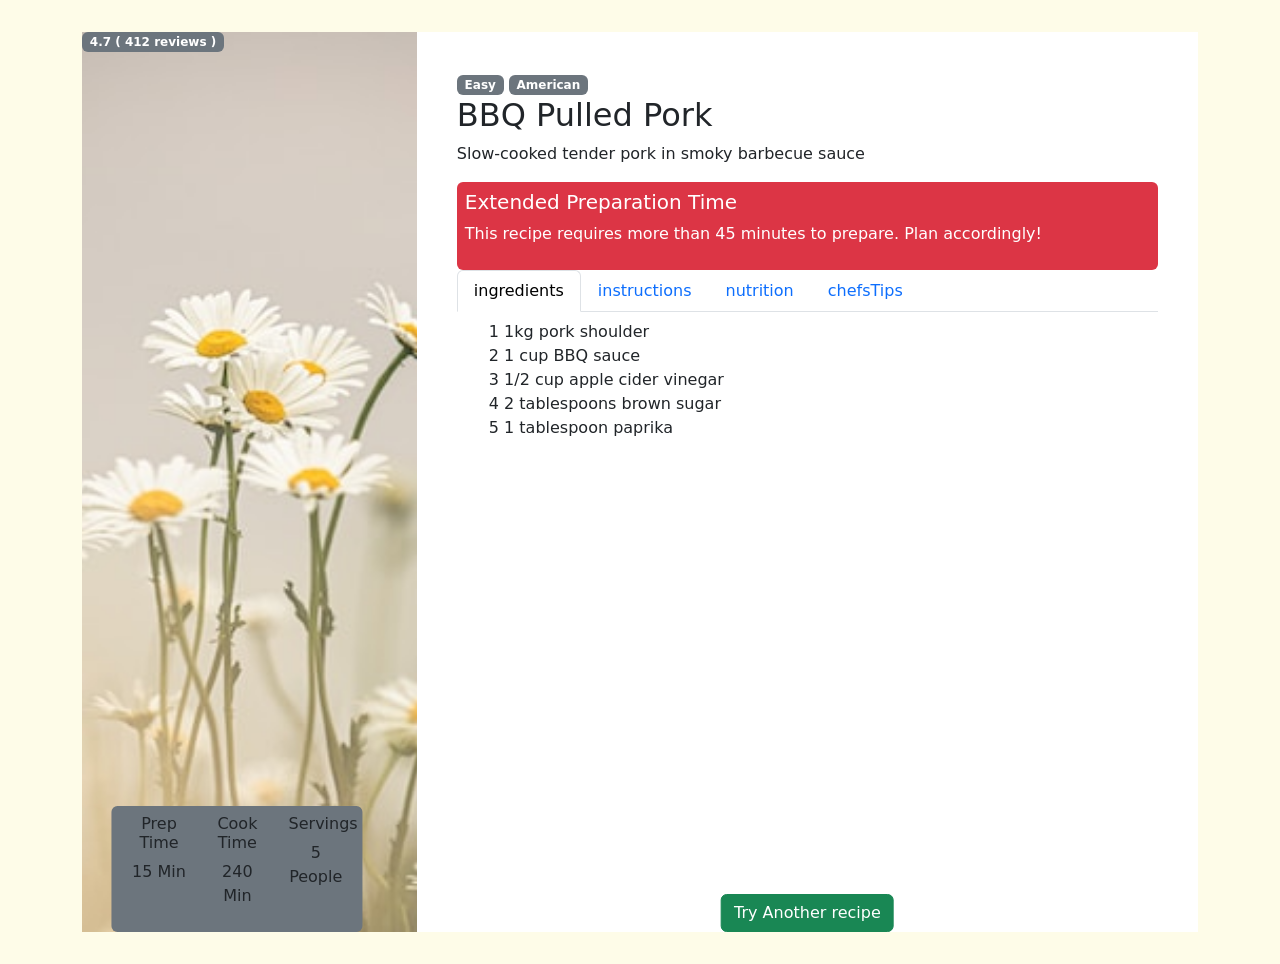
<file: Assignment8 JS/Dinner/index.html>
<!DOCTYPE html>
<html lang="en">

<head>
    <meta charset="UTF-8">
    <meta name="viewport" content="width=device-width, initial-scale=1.0">
    <title>Dinner</title>
    <link rel="stylesheet" href="css/bootstrap.min.css">
    <link rel="stylesheet" href="css/style.css">
</head>

<body>
    <div class="container">
        <div class="img-holder bg-info position-relative">
            <img id="imgSource" src="images/meal3.png" class="img-fluid h-100 object-fit-cover" alt="">
            <div class="badge bg-secondary position-absolute top-0 start-0">
                <span id="rating">4.7</span>
                <span>
                    (
                    <span id="reviews">289</span>
                    reviews
                    )
                </span>
            </div>
            <div
                class="row p-2 rounded-2 bg-secondary position-absolute bottom-0 start-50 translate-middle-x w-75 text-center text-capitalize">
                <div class="col-md-4">
                    <h3 class="h6">Prep Time</h3>
                    <p>
                        <span id="prepTime">20</span>
                        min
                    </p>
                </div>
                <div class="col-md-4">
                    <h3 class="h6">cook time</h3>
                    <p>
                        <span id="cookTime">30</span>
                        min
                    </p>
                </div>
                <div class="col-md-4">
                    <h3 class="h6">servings</h3>
                    <p>
                        <span id="servings">4</span>
                        People
                    </p>
                </div>
            </div>
        </div>
        <div class="content position-relative">
            <span id="difficulty" class="bg-secondary badge">Easy</span>
            <span id="region" class="bg-secondary badge">Asian</span>
            <h2 id="name">Vegetable Curry</h2>
            <p id="desc">Slow-cooked tender pork in smoky barbecue sauce</p>
            <div class="bg-danger text-white rounded rounded-2 p-2" id="isExtended">
                <h5>Extended Preparation Time</h5>
                <p>This recipe requires more than 45 minutes to prepare. Plan accordingly!</p>
            </div>

            <ul class="nav nav-tabs" id="myTab" role="tablist">
                <li class="nav-item" role="presentation">
                    <button class="nav-link active" id="ingredients-tab" data-bs-toggle="tab"
                        data-bs-target="#ingredients-tab-pane" type="button" role="tab"
                        aria-controls="ingredients-tab-pane" aria-selected="true">ingredients</button>
                </li>
                <li class="nav-item" role="presentation">
                    <button class="nav-link" id="instructions-tab" data-bs-toggle="tab"
                        data-bs-target="#instructions-tab-pane" type="button" role="tab"
                        aria-controls="instructions-tab-pane" aria-selected="false">instructions</button>
                </li>
                <li class="nav-item" role="presentation">
                    <button class="nav-link" id="nutrition-tab" data-bs-toggle="tab"
                        data-bs-target="#nutrition-tab-pane" type="button" role="tab" aria-controls="nutrition-tab-pane"
                        aria-selected="false">nutrition</button>
                </li>
                <li class="nav-item" role="presentation">
                    <button class="nav-link" id="chefsTips-tab" data-bs-toggle="tab"
                        data-bs-target="#chefsTips-tab-pane" type="button" role="tab" aria-controls="chefsTips-tab-pane"
                        aria-selected="false">chefsTips</button>
                </li>
            </ul>
            <div class="tab-content mt-2" id="myTabContent">
                <div class="tab-pane fade show active" id="ingredients-tab-pane" role="tabpanel"
                    aria-labelledby="ingredients-tab" tabindex="0">
                    <ul id="ingredients">
                        <li>
                            1-ingredients
                        </li>
                    </ul>
                </div>
                <div class="tab-pane fade" id="instructions-tab-pane" role="tabpanel" aria-labelledby="instructions-tab"
                    tabindex="0">
                    <ul id="instructions">
                        <li>
                            1-instructions
                        </li>
                    </ul>
                </div>
                <div class="tab-pane fade" id="nutrition-tab-pane" role="tabpanel" aria-labelledby="nutrition-tab"
                    tabindex="0">
                    <div class="row">
                        <div class="col-md-6">
                            <div class="d-flex justify-content-between align-items-center">
                                <p>Calories
                                </p>
                                <p>
                                    <span id="calories">
                                        380
                                    </span>
                                    <span>kcal
                                    </span>
                                </p>
                            </div>
                        </div>
                        <div class="col-md-6">
                            <div class="d-flex justify-content-between align-items-center">
                                <p>protein
                                </p>
                                <p>
                                    <span id="protein">
                                        36
                                    </span>
                                    <span>gm
                                    </span>
                                </p>
                            </div>
                        </div>
                        <div class="col-md-6">
                            <div class="d-flex justify-content-between align-items-center">
                                <p>carbohydrates
                                </p>
                                <p>
                                    <span id="carbohydrates">
                                        32
                                    </span>
                                    <span>g
                                    </span>
                                </p>
                            </div>
                        </div>
                        <div class="col-md-6">
                            <div class="d-flex justify-content-between align-items-center">
                                <p>fat
                                </p>
                                <p>
                                    <span id="fat">
                                        42
                                    </span>
                                    <span>g
                                    </span>
                                </p>
                            </div>
                        </div>
                        <div class="col-md-6">
                            <div class="d-flex justify-content-between align-items-center">
                                <p>fiber
                                </p>
                                <p>
                                    <span id="fiber">
                                        8
                                    </span>
                                    <span>g
                                    </span>
                                </p>
                            </div>
                        </div>
                        <div class="col-md-6">
                            <div class="d-flex justify-content-between align-items-center">
                                <p>
                                    sodium
                                </p>
                                <p>
                                    <span id="sodium">
                                        820
                                    </span>
                                    <span>g
                                    </span>
                                </p>
                            </div>
                        </div>
                    </div>
                </div>
                <div class="tab-pane fade" id="chefsTips-tab-pane" role="tabpanel" aria-labelledby="chefsTips-tab"
                    tabindex="0">
                    <ul id="chefsTips">
                        <li>
                            1-chefs
                        </li>
                    </ul>
                </div>
            </div>
            <button class="btn btn-success position-absolute start-50 bottom-0 translate-middle-x"
                onclick="generateRandomIndex()">
                Try Another recipe
            </button>
        </div>
    </div>
    <script src="js/bootstrap.bundle.min.js"></script>
    <script src="js/main.js"></script>
</body>

</html>
</file>
<file: Assignment12 JS(API)/ibrahem abdelhafeez-sat-tue-4-7-Assignment12-01204044319/CSS/style.css>
/*
 * Quiz App - Gamified Arcade Design
 * Features: XP bars, streaks, achievements, vibrant neon arcade style
 */

/* ======> Google Font Import */
@import url('https://fonts.googleapis.com/css2?family=Orbitron:wght@400;500;600;700;800;900&family=Rajdhani:wght@400;500;600;700&display=swap');

/* ======> CSS Variables */
:root {
  /* Arcade Colors */
  --neon-pink: #ff2d95;
  --neon-cyan: #00f5ff;
  --neon-yellow: #ffea00;
  --neon-green: #39ff14;
  --neon-purple: #bf00ff;
  --neon-orange: #ff6b00;
  
  /* Gradients */
  --gradient-main: linear-gradient(135deg, #1a0a2e 0%, #16213e 50%, #0f3460 100%);
  --gradient-card: linear-gradient(145deg, rgba(26, 10, 46, 0.9), rgba(15, 52, 96, 0.9));
  --gradient-button: linear-gradient(135deg, var(--neon-pink), var(--neon-purple));
  --gradient-success: linear-gradient(135deg, var(--neon-green), #00cc6a);
  --gradient-danger: linear-gradient(135deg, #ff4757, var(--neon-orange));
  
  /* Background */
  --bg-dark: #0a0a1f;
  --bg-card: rgba(20, 10, 40, 0.85);
  
  /* Text */
  --text-white: #ffffff;
  --text-light: rgba(255, 255, 255, 0.8);
  --text-muted: rgba(255, 255, 255, 0.5);
  
  /* Effects - Minimal shadows */
  --glow-pink: none;
  --glow-cyan: none;
  --glow-green: none;
  
  /* Spacing */
  --radius: 16px;
  --radius-full: 50px;
}

/* ======> Reset */
* {
  margin: 0;
  padding: 0;
  box-sizing: border-box;
}

/* ======> Body & Background */
body {
  min-height: 100vh;
  font-family: 'Rajdhani', sans-serif;
  background: var(--gradient-main);
  color: var(--text-white);
  overflow-x: hidden;
  position: relative;
}

/* Geometric Pattern Background */
body::before {
  content: '';
  position: fixed;
  inset: 0;
  background-image: 
    url("data:image/svg+xml,%3Csvg width='60' height='60' viewBox='0 0 60 60' xmlns='http://www.w3.org/2000/svg'%3E%3Cpath d='M30 5L55 20V40L30 55L5 40V20L30 5Z' fill='none' stroke='rgba(0,245,255,0.06)' stroke-width='1'/%3E%3C/svg%3E");
  background-size: 60px 60px;
  z-index: -2;
}

/* Gradient Orbs */
body::after {
  content: '';
  position: fixed;
  width: 100%;
  height: 100%;
  top: 0;
  left: 0;
  background: 
    radial-gradient(ellipse 600px 600px at 10% 90%, rgba(255, 45, 149, 0.12) 0%, transparent 50%),
    radial-gradient(ellipse 500px 500px at 90% 10%, rgba(0, 245, 255, 0.1) 0%, transparent 50%),
    radial-gradient(ellipse 400px 400px at 50% 50%, rgba(191, 0, 255, 0.08) 0%, transparent 50%);
  z-index: -1;
  pointer-events: none;
}

/* ======> Main Container */
.app-container {
  min-height: 100vh;
  display: flex;
  flex-direction: column;
  align-items: center;
  justify-content: center;
  padding: 20px;
  padding-top: 90px;
  gap: 30px;
}

/* ======> Header */
.logo-container {
  position: fixed;
  top: 0;
  left: 0;
  right: 0;
  z-index: 1000;
  display: flex;
  align-items: center;
  justify-content: center;
  gap: 12px;
  padding: 12px 25px;
  background: linear-gradient(180deg, rgba(10, 10, 31, 0.95) 0%, rgba(10, 10, 31, 0.85) 100%);
  backdrop-filter: blur(20px);
  -webkit-backdrop-filter: blur(20px);
  border-bottom: 1px solid rgba(0, 245, 255, 0.1);
}

.logo-container::before {
  content: '';
  position: absolute;
  bottom: 0;
  left: 50%;
  transform: translateX(-50%);
  width: 200px;
  height: 1px;
  background: linear-gradient(90deg, transparent, var(--neon-cyan), transparent);
}

.logo {
  font-family: 'Orbitron', sans-serif;
  font-size: 1.5rem;
  font-weight: 900;
  background: linear-gradient(135deg, var(--neon-cyan), var(--neon-pink));
  -webkit-background-clip: text;
  -webkit-text-fill-color: transparent;
  background-clip: text;
  text-transform: uppercase;
  letter-spacing: 2px;
  margin: 0;
  display: flex;
  align-items: center;
  gap: 10px;
}

.logo i {
  -webkit-text-fill-color: var(--neon-cyan);
  font-size: 1.2rem;
}

.logo-tagline {
  font-family: 'Rajdhani', sans-serif;
  font-size: 0.7rem;
  font-weight: 600;
  color: var(--text-muted);
  letter-spacing: 1px;
  text-transform: uppercase;
  display: none;
}

@media (min-width: 600px) {
  .logo-tagline {
    display: block;
  }
  
  .logo {
    font-size: 1.7rem;
  }
}

/* ======> Game Card */
.game-card {
  background: var(--bg-card);
  border: 2px solid rgba(0, 245, 255, 0.2);
  border-radius: var(--radius);
  backdrop-filter: blur(10px);
  position: relative;
  overflow: hidden;
}

.game-card::before {
  content: '';
  position: absolute;
  top: 0;
  left: -100%;
  width: 100%;
  height: 3px;
  background: linear-gradient(90deg, transparent, var(--neon-cyan), transparent);
  animation: borderScan 3s linear infinite;
}

@keyframes borderScan {
  0% { left: -100%; }
  100% { left: 100%; }
}

/* ======> Setup Form */
.quiz-setup {
  width: 100%;
  max-width: 450px;
  padding: 40px;
}

.form-group {
  margin-bottom: 25px;
}

.form-label {
  display: block;
  font-family: 'Orbitron', sans-serif;
  font-size: 0.8rem;
  font-weight: 600;
  color: var(--neon-cyan);
  text-transform: uppercase;
  letter-spacing: 2px;
  margin-bottom: 10px;
}

.form-control,
.form-select {
  width: 100%;
  padding: 15px 20px;
  font-family: 'Rajdhani', sans-serif;
  font-size: 1.1rem;
  font-weight: 600;
  color: var(--text-white);
  background: rgba(0, 0, 0, 0.4);
  border: 2px solid rgba(0, 245, 255, 0.3);
  border-radius: var(--radius);
  outline: none;
  transition: all 0.3s ease;
}

.form-control::placeholder {
  color: var(--text-muted);
}

.form-control:focus,
.form-select:focus {
  border-color: var(--neon-cyan);
  background: rgba(0, 245, 255, 0.05);
}

/* Number Input Spinner Styling */
.form-control[type="number"] {
  appearance: textfield;
  -moz-appearance: textfield;
  padding-right: 50px;
}

.form-control[type="number"]::-webkit-outer-spin-button,
.form-control[type="number"]::-webkit-inner-spin-button {
  -webkit-appearance: none;
  margin: 0;
}

/* Custom Number Input Wrapper */
.number-input-wrapper {
  position: relative;
  width: 100%;
}

.number-input-wrapper .form-control {
  padding-right: 55px;
}

.number-controls {
  position: absolute;
  right: 2px;
  top: 2px;
  bottom: 2px;
  display: flex;
  flex-direction: column;
  width: 40px;
  border-left: 1px solid rgba(0, 245, 255, 0.2);
}

.number-btn {
  flex: 1;
  display: flex;
  align-items: center;
  justify-content: center;
  background: transparent;
  border: none;
  color: var(--neon-cyan);
  cursor: pointer;
  transition: all 0.2s ease;
  font-size: 0.75rem;
}

.number-btn:hover {
  background: rgba(0, 245, 255, 0.15);
  color: var(--text-white);
}

.number-btn:active {
  background: rgba(0, 245, 255, 0.25);
}

.number-btn:first-child {
  border-radius: 0 12px 0 0;
  border-bottom: 1px solid rgba(0, 245, 255, 0.15);
}

.number-btn:last-child {
  border-radius: 0 0 12px 0;
}

/* Custom Select Dropdown */
.custom-select {
  position: relative;
  width: 100%;
  user-select: none;
}

.custom-select-trigger {
  display: flex;
  align-items: center;
  gap: 12px;
  padding: 15px 20px;
  background: rgba(0, 0, 0, 0.4);
  border: 2px solid rgba(0, 245, 255, 0.3);
  border-radius: var(--radius);
  cursor: pointer;
  transition: all 0.3s ease;
}

.custom-select-trigger:hover {
  border-color: var(--neon-pink);
}

.custom-select.open .custom-select-trigger {
  border-color: var(--neon-cyan);
  border-radius: var(--radius) var(--radius) 0 0;
}

.custom-select-icon {
  width: 24px;
  color: var(--neon-cyan);
  font-size: 1rem;
}

.custom-select-text {
  flex: 1;
  font-family: 'Rajdhani', sans-serif;
  font-size: 1.1rem;
  font-weight: 600;
  color: var(--text-white);
}

.custom-select-arrow {
  color: var(--neon-cyan);
  transition: transform 0.3s ease;
}

.custom-select.open .custom-select-arrow {
  transform: rotate(180deg);
}

.custom-select-options {
  position: absolute;
  top: 100%;
  left: 0;
  right: 0;
  background: rgba(20, 10, 40, 0.98);
  border: 2px solid var(--neon-cyan);
  border-top: none;
  border-radius: 0 0 var(--radius) var(--radius);
  max-height: 0;
  overflow: hidden;
  opacity: 0;
  transition: all 0.3s ease;
  z-index: 100;
}

.custom-select.open .custom-select-options {
  max-height: 280px;
  overflow-y: auto;
  opacity: 1;
}

.custom-select-option {
  display: flex;
  align-items: center;
  gap: 12px;
  padding: 14px 20px;
  font-family: 'Rajdhani', sans-serif;
  font-size: 1rem;
  font-weight: 600;
  color: var(--text-light);
  cursor: pointer;
  transition: all 0.2s ease;
  border-bottom: 1px solid rgba(255, 255, 255, 0.05);
}

.custom-select-option:last-child {
  border-bottom: none;
}

.custom-select-option:hover {
  background: rgba(0, 245, 255, 0.1);
  color: var(--neon-cyan);
}

.custom-select-option.selected {
  background: rgba(255, 45, 149, 0.15);
  color: var(--neon-pink);
}

.custom-select-option i {
  width: 20px;
  text-align: center;
  font-size: 0.95rem;
}

/* Scrollbar for options */
.custom-select-options::-webkit-scrollbar {
  width: 6px;
}

.custom-select-options::-webkit-scrollbar-track {
  background: rgba(0, 0, 0, 0.2);
}

.custom-select-options::-webkit-scrollbar-thumb {
  background: var(--neon-cyan);
  border-radius: 3px;
}


.form-hint {
  font-size: 0.75rem;
  color: var(--text-muted);
  margin-top: 8px;
}

/* ======> Play Button */
.btn-play {
  width: 100%;
  padding: 18px 40px;
  font-family: 'Orbitron', sans-serif;
  font-size: 1.2rem;
  font-weight: 700;
  text-transform: uppercase;
  letter-spacing: 3px;
  color: var(--text-white);
  background: var(--gradient-button);
  border: none;
  border-radius: var(--radius-full);
  cursor: pointer;
  position: relative;
  overflow: hidden;
  transition: all 0.3s ease;
}

.btn-play::before {
  content: '';
  position: absolute;
  top: 0;
  left: -100%;
  width: 100%;
  height: 100%;
  background: linear-gradient(90deg, transparent, rgba(255,255,255,0.3), transparent);
  transition: left 0.5s ease;
}

.btn-play:hover {
  transform: translateY(-2px) scale(1.02);
  filter: brightness(1.1);
}

.btn-play:hover::before {
  left: 100%;
}

.btn-play i {
  margin-right: 10px;
  font-size: 1.4rem;
}

/* ======> Form Error */
.form-error {
  background: rgba(255, 71, 87, 0.2);
  border: 1px solid #ff4757;
  border-radius: var(--radius);
  padding: 12px 16px;
  margin-bottom: 20px;
  color: #ff4757;
  font-weight: 600;
  display: flex;
  align-items: center;
  gap: 10px;
  animation: errorShake 0.5s ease;
}

@keyframes errorShake {
  0%, 100% { transform: translateX(0); }
  20%, 60% { transform: translateX(-8px); }
  40%, 80% { transform: translateX(8px); }
}

/* ======> Loading Screen */
.loading-overlay {
  display: flex;
  flex-direction: column;
  align-items: center;
  justify-content: center;
  padding: 60px;
}

.loading-spinner {
  width: 80px;
  height: 80px;
  border: 4px solid rgba(0, 245, 255, 0.2);
  border-top-color: var(--neon-cyan);
  border-right-color: var(--neon-pink);
  border-radius: 50%;
  animation: spinGlow 1s linear infinite;
}

@keyframes spinGlow {
  0% { transform: rotate(0deg); }
  100% { transform: rotate(360deg); }
}

.loading-text {
  font-family: 'Orbitron', sans-serif;
  font-size: 1.2rem;
  color: var(--neon-cyan);
  margin-top: 25px;
  text-transform: uppercase;
  letter-spacing: 3px;
  animation: blink 1s ease-in-out infinite;
}

@keyframes blink {
  0%, 100% { opacity: 1; }
  50% { opacity: 0.5; }
}

/* ======> Question Card */
.question-card {
  width: 700px;
  max-width: 95vw;
  min-height: 500px;
  padding: 30px;
  animation: cardEnter 0.5s ease;
}

@keyframes cardEnter {
  from {
    opacity: 0;
    transform: translateY(50px) scale(0.9);
  }
  to {
    opacity: 1;
    transform: translateY(0) scale(1);
  }
}

/* XP/Progress Bar */
.xp-bar-container {
  margin-bottom: 25px;
}

.xp-bar-header {
  display: flex;
  justify-content: space-between;
  align-items: center;
  margin-bottom: 8px;
}

.xp-label {
  font-family: 'Orbitron', sans-serif;
  font-size: 0.75rem;
  color: var(--neon-yellow);
  text-transform: uppercase;
  letter-spacing: 2px;
  text-shadow: 0 0 10px rgba(255, 234, 0, 0.5);
}

.xp-value {
  font-family: 'Orbitron', sans-serif;
  font-size: 0.9rem;
  color: var(--neon-cyan);
}

.xp-bar {
  height: 12px;
  background: rgba(0, 0, 0, 0.5);
  border-radius: var(--radius-full);
  overflow: hidden;
  border: 1px solid rgba(255, 234, 0, 0.3);
}

.xp-bar-fill {
  height: 100%;
  background: linear-gradient(90deg, var(--neon-yellow), var(--neon-orange));
  border-radius: var(--radius-full);
  transition: width 0.5s ease;
  position: relative;
  box-shadow: 0 0 15px rgba(255, 234, 0, 0.5);
}

.xp-bar-fill::after {
  content: '';
  position: absolute;
  top: 0;
  left: 0;
  right: 0;
  height: 50%;
  background: linear-gradient(to bottom, rgba(255,255,255,0.3), transparent);
  border-radius: var(--radius-full);
}

/* Stats Row */
.stats-row {
  display: flex;
  justify-content: space-between;
  align-items: center;
  gap: 15px;
  margin-bottom: 25px;
  flex-wrap: wrap;
}

.stat-badge {
  display: flex;
  align-items: center;
  gap: 8px;
  padding: 10px 18px;
  background: rgba(0, 0, 0, 0.4);
  border-radius: var(--radius-full);
  border: 1px solid rgba(255, 255, 255, 0.1);
}

.stat-badge i {
  font-size: 1.1rem;
}

.stat-badge.category {
  color: var(--text-white);
  border-color: rgba(0, 245, 255, 0.3);
}

.stat-badge.timer {
  color: var(--neon-cyan);
  border-color: rgba(0, 245, 255, 0.3);
  font-family: 'Orbitron', sans-serif;
  font-weight: 700;
}

.stat-badge.timer.warning {
  color: var(--neon-orange);
  border-color: var(--neon-orange);
  animation: timerPulse 0.5s ease infinite;
}

@keyframes timerPulse {
  0%, 100% { transform: scale(1); }
  50% { transform: scale(1.05); }
}

.stat-badge.counter {
  color: var(--neon-pink);
  border-color: rgba(255, 45, 149, 0.3);
  font-family: 'Orbitron', sans-serif;
}

/* Difficulty Badge */
.stat-badge.difficulty {
  text-transform: capitalize;
  font-weight: 600;
}

.stat-badge.difficulty.easy {
  color: var(--neon-green);
  border-color: rgba(57, 255, 20, 0.3);
}

.stat-badge.difficulty.medium {
  color: var(--neon-yellow);
  border-color: rgba(255, 234, 0, 0.3);
}

.stat-badge.difficulty.hard {
  color: #ff4757;
  border-color: rgba(255, 71, 87, 0.3);
}

/* Question Text */
.question-text {
  font-size: 1.6rem;
  font-weight: 700;
  text-align: center;
  line-height: 1.5;
  margin-bottom: 30px;
  padding: 20px;
  background: rgba(0, 0, 0, 0.3);
  border-radius: var(--radius);
  border-left: 4px solid var(--neon-cyan);
}

/* Answer Grid */
.answers-grid {
  display: grid;
  grid-template-columns: repeat(2, 1fr);
  gap: 15px;
  margin-bottom: 25px;
}

.answer-btn {
  padding: 20px 25px;
  background: rgba(0, 0, 0, 0.4);
  border: 2px solid rgba(255, 255, 255, 0.1);
  border-radius: var(--radius);
  color: var(--text-white);
  font-family: 'Rajdhani', sans-serif;
  font-size: 1.1rem;
  font-weight: 600;
  cursor: pointer;
  transition: all 0.3s ease;
  display: flex;
  align-items: center;
  gap: 15px;
  text-align: left;
  position: relative;
  overflow: hidden;
}

.answer-btn::before {
  content: '';
  position: absolute;
  inset: 0;
  background: linear-gradient(135deg, transparent, rgba(255,255,255,0.05));
  opacity: 0;
  transition: opacity 0.3s ease;
}

.answer-btn:hover {
  border-color: var(--neon-cyan);
  transform: translateX(5px);
  background: rgba(0, 245, 255, 0.1);
}

.answer-btn:hover::before {
  opacity: 1;
}

.answer-key {
  width: 40px;
  height: 40px;
  display: flex;
  align-items: center;
  justify-content: center;
  background: var(--gradient-button);
  border-radius: 10px;
  font-family: 'Orbitron', sans-serif;
  font-size: 1rem;
  font-weight: 700;
  flex-shrink: 0;
}

.answer-text {
  flex: 1;
}

/* Answer States */
.answer-btn.correct {
  background: rgba(57, 255, 20, 0.2);
  border-color: var(--neon-green);
  animation: correctPop 0.5s ease;
}

.answer-btn.correct .answer-key {
  background: var(--gradient-success);
}

@keyframes correctPop {
  0% { transform: scale(1); }
  50% { transform: scale(1.05); }
  100% { transform: scale(1); }
}

.answer-btn.wrong {
  background: rgba(255, 71, 87, 0.2);
  border-color: #ff4757;
  animation: wrongShake 0.5s ease;
}

.answer-btn.wrong .answer-key {
  background: var(--gradient-danger);
}

@keyframes wrongShake {
  0%, 100% { transform: translateX(0); }
  20%, 60% { transform: translateX(-10px); }
  40%, 80% { transform: translateX(10px); }
}

.answer-btn.correct-reveal {
  background: rgba(57, 255, 20, 0.15);
  border-color: var(--neon-green);
}

.answer-btn.disabled {
  opacity: 0.3;
  pointer-events: none;
}

/* Keyboard Hint */
.keyboard-hint {
  text-align: center;
  font-size: 0.8rem;
  color: var(--text-muted);
  margin-bottom: 20px;
}

/* Score Panel */
.score-panel {
  display: flex;
  justify-content: center;
  gap: 30px;
  padding: 20px;
  background: rgba(0, 0, 0, 0.3);
  border-radius: var(--radius);
  border: 1px solid rgba(255, 255, 255, 0.1);
}

.score-item {
  text-align: center;
}

.score-item-label {
  font-size: 0.75rem;
  color: var(--text-muted);
  text-transform: uppercase;
  letter-spacing: 1px;
  margin-bottom: 5px;
}

.score-item-value {
  font-family: 'Orbitron', sans-serif;
  font-size: 2rem;
  font-weight: 700;
  background: linear-gradient(135deg, var(--neon-cyan), var(--neon-pink));
  -webkit-background-clip: text;
  -webkit-text-fill-color: transparent;
  background-clip: text;
}

/* Time Up Message */
.time-up-message {
  text-align: center;
  padding: 15px;
  background: rgba(255, 107, 0, 0.2);
  border: 1px solid var(--neon-orange);
  border-radius: var(--radius);
  color: var(--neon-orange);
  font-family: 'Orbitron', sans-serif;
  font-weight: 700;
  text-transform: uppercase;
  letter-spacing: 2px;
  margin-bottom: 20px;
  animation: fadeIn 0.3s ease;
}

@keyframes fadeIn {
  from { opacity: 0; transform: translateY(-10px); }
  to { opacity: 1; transform: translateY(0); }
}

/* ======> Results Screen */
.results-card {
  text-align: center;
  padding: 50px 40px;
  width: 700px;
  max-width: 95vw;
}

.results-trophy {
  font-size: 6rem;
  margin-bottom: 20px;
  animation: trophyBounce 1s ease infinite;
}

@keyframes trophyBounce {
  0%, 100% { transform: translateY(0) rotate(-5deg); }
  50% { transform: translateY(-15px) rotate(5deg); }
}

.results-title {
  font-family: 'Orbitron', sans-serif;
  font-size: 2.5rem;
  font-weight: 900;
  text-transform: uppercase;
  background: linear-gradient(135deg, var(--neon-cyan), var(--neon-pink), var(--neon-yellow));
  -webkit-background-clip: text;
  -webkit-text-fill-color: transparent;
  background-clip: text;
  margin-bottom: 15px;
  letter-spacing: 2px;
}

.results-score-display {
  font-family: 'Orbitron', sans-serif;
  font-size: 3.5rem;
  font-weight: 900;
  color: var(--neon-cyan);
  margin-bottom: 10px;
}

.results-percentage {
  font-size: 1.2rem;
  color: var(--text-light);
  margin-bottom: 20px;
}

.new-record-badge {
  display: inline-flex;
  align-items: center;
  gap: 8px;
  padding: 10px 25px;
  background: linear-gradient(135deg, var(--neon-yellow), var(--neon-orange));
  border-radius: var(--radius-full);
  font-family: 'Orbitron', sans-serif;
  font-size: 0.9rem;
  font-weight: 700;
  color: var(--bg-dark);
  text-transform: uppercase;
  letter-spacing: 2px;
  margin-bottom: 25px;
  animation: recordPulse 1s ease infinite;
}

@keyframes recordPulse {
  0%, 100% { transform: scale(1); }
  50% { transform: scale(1.02); }
}

/* Leaderboard */
.leaderboard {
  margin-top: 25px;
  padding: 20px;
  background: rgba(0, 0, 0, 0.3);
  border-radius: var(--radius);
  border: 1px solid rgba(255, 234, 0, 0.2);
}

.leaderboard-title {
  font-family: 'Orbitron', sans-serif;
  font-size: 1rem;
  color: var(--neon-yellow);
  text-transform: uppercase;
  letter-spacing: 2px;
  margin-bottom: 15px;
  display: flex;
  align-items: center;
  justify-content: center;
  gap: 10px;
}

.leaderboard-list {
  list-style: none;
  max-height: 140px;
  overflow-y: auto;
  padding-right: 5px;
}

/* Leaderboard Scrollbar */
.leaderboard-list::-webkit-scrollbar {
  width: 5px;
}

.leaderboard-list::-webkit-scrollbar-track {
  background: rgba(0, 0, 0, 0.2);
  border-radius: 3px;
}

.leaderboard-list::-webkit-scrollbar-thumb {
  background: var(--neon-yellow);
  border-radius: 3px;
}

.leaderboard-item {
  display: flex;
  justify-content: space-between;
  align-items: center;
  padding: 10px 15px;
  margin-bottom: 8px;
  background: rgba(0, 0, 0, 0.3);
  border-radius: var(--radius);
  border-left: 3px solid transparent;
}

.leaderboard-item.gold {
  border-left-color: var(--neon-yellow);
  background: rgba(255, 234, 0, 0.1);
}

.leaderboard-item.silver {
  border-left-color: #c0c0c0;
}

.leaderboard-item.bronze {
  border-left-color: #cd7f32;
}

.leaderboard-rank {
  font-family: 'Orbitron', sans-serif;
  font-weight: 700;
  width: 30px;
}

.leaderboard-name {
  flex: 1;
  text-align: left;
  color: var(--text-white);
  margin-left: 10px;
  font-weight: 600;
}

.leaderboard-score {
  font-family: 'Orbitron', sans-serif;
  font-weight: 700;
  color: var(--neon-cyan);
}

/* Action Buttons */
.action-buttons {
  display: flex;
  gap: 15px;
  margin-top: 30px;
  justify-content: center;
}

.btn-restart {
  padding: 15px 35px;
  font-family: 'Orbitron', sans-serif;
  font-size: 1rem;
  font-weight: 700;
  text-transform: uppercase;
  letter-spacing: 2px;
  color: var(--text-white);
  background: var(--gradient-button);
  border: none;
  border-radius: var(--radius-full);
  cursor: pointer;
  transition: all 0.3s ease;
  display: flex;
  align-items: center;
  gap: 10px;
}

.btn-restart:hover {
  transform: translateY(-2px);
  filter: brightness(1.1);
}

.btn-restart.loading {
  pointer-events: none;
  opacity: 0.7;
}

.btn-restart.loading i {
  animation: spin 1s linear infinite;
}

@keyframes spin {
  from { transform: rotate(0deg); }
  to { transform: rotate(360deg); }
}

/* ======> Error Card */
.error-card {
  text-align: center;
  padding: 50px 40px;
  max-width: 500px;
  width: 100%;
}

.error-icon {
  font-size: 5rem;
  color: #ff4757;
  margin-bottom: 20px;
  animation: errorPulse 1s ease infinite;
}

@keyframes errorPulse {
  0%, 100% { transform: scale(1); opacity: 1; }
  50% { transform: scale(1.1); opacity: 0.8; }
}

.error-title {
  font-family: 'Orbitron', sans-serif;
  font-size: 1.5rem;
  color: #ff4757;
  text-transform: uppercase;
  margin-bottom: 10px;
}

.error-message {
  color: var(--text-light);
  margin-bottom: 25px;
}

/* ======> Responsive */
@media (max-width: 768px) {
  .logo {
    font-size: 2.5rem;
  }
  
  .quiz-setup,
  .question-card,
  .results-card {
    padding: 25px 20px;
  }
  
  .answers-grid {
    grid-template-columns: 1fr;
  }
  
  .question-text {
    font-size: 1.2rem;
  }
  
  .stats-row {
    justify-content: center;
  }
  
  .keyboard-hint {
    display: none;
  }
  
  .results-title {
    font-size: 1.8rem;
  }
  
  .results-score-display {
    font-size: 2.5rem;
  }
}

/* ======> Accessibility */
@media (prefers-reduced-motion: reduce) {
  *, *::before, *::after {
    animation-duration: 0.01ms !important;
    animation-iteration-count: 1 !important;
    transition-duration: 0.01ms !important;
  }
}

.answer-btn:focus-visible {
  outline: 2px solid var(--neon-cyan);
  outline-offset: 3px;
}

/* ======> Exit Animation */
.question-card.exit {
  animation: cardExit 0.4s ease forwards;
}

@keyframes cardExit {
  to {
    opacity: 0;
    transform: translateX(-100px) scale(0.9);
  }
}

/* ======> Utility */
.hidden {
  display: none !important;
}
</file>
<file: Assignment2 (HTML & CSS)/ibrahem abdelhafeez-sat-tue-4-7-Assignment2-01065643380/CSS/style.css>
/* Start Global Rules */
* {
    box-sizing: border-box;
    margin: 0;
}

body {
    font-family: "Inter", sans-serif;
}

.container {
    width: 80%;
    margin-inline: auto;
}

h2 {
    color: #101828;
    font-weight: 700;
    font-size: 36px;
    line-height: 1.1;
    margin-block-end: 24px;
}

h4 {
    font-size: 20px;
    font-weight: 600;
    line-height: 1.4;
    margin-block-end: 16px;
}

.float-left {
    float: left;
}

.float_right {
    float: right;
}


.clear {
    clear: both;
}

.margin-inline {
    margin-inline: 20px;
}

img {
    max-width: 100%;
    border-radius: 16px;
}

a {
    text-decoration: none;
    color: #99a1af;
}

/* End Global Rules */
/* Start Section1 */
.hero {
    padding: 80px 24px;
}

.hero_content {
    width: 45%;
    margin-inline: 30px;
}

.hero_content h1 {
    color: #101828;
    font-size: 60px;
    font-weight: 700;
    margin-block-end: 24px;
    line-height: 1.25;
}

.hero_content p {
    color: #4a5565;
    line-height: 1.625;
    font-size: 20px;
    margin-block-end: 32px;
}

.btn {
    padding: 16px 32px;
    margin-inline-end: 10px;
    cursor: pointer;
    font-size: 18px;
    line-height: 1.5;
    border-radius: 8px;
}

.btn_black {
    background-color: #000;
    color: #fff;
    border-color: transparent;
}

.btn_white {
    color: #364153;
    border: 2px solid #d1d5dc;
    background-color: transparent;
}

.hero_img {
    width: 35%;
    margin-block-start: 30px;
    margin-inline-start: 40px;
}


/* End Section1 */

/* Start Section2*/
.why_Choose_US {
    padding: 80px 24px;
}

.why_Choose_US .title {
    text-align: center;
    margin-block-end: 64px;
}


.title p {
    color: #4a5565;
    font-size: 20px;
    line-height: 1.4;
    max-width: 768px;
    margin: auto;
}

.benefit_card {
    margin-inline-end: 16px;
    margin-block-end: 64px;
}

.benefit_card .card {
    width: 32%;
    text-align: center;
    padding: 32px;
    border-radius: 16px;
    border-style: solid;
    border-width: 1px;
}

.bg_blue {
    border-color: #bedbff;
    background-color: #dbeafe;
}

.bg_emerald {
    border-color: #a4f4cf;
    background-color: #d0fae5;
}

.bg_purple {
    border-color: #e9d4ff;
    background-color: #f3e8ff;
}

.icon {
    border-radius: 12px;
    width: 64px;
    height: 64px;
    margin: 12px auto 24px;
}

.bg_icon_blue {
    background-color: #155dfc;
    overflow: auto;
}

.bg_icon_green {
    background-color: #009966;
    overflow: auto;
}

.bg_icon_purple {
    background-color: #9810fa;
    overflow: auto;
}

.inner_white {
    width: 32px;
    height: 32px;
    background-color: #fff;
    margin: 15px auto 0;
    border-radius: 8px;
}

.rounded_full {
    border-radius: 50%;
}


.benefit_card h3 {
    color: #101828;
    font-weight: 700;
    font-size: 20px;
    line-height: 1.4;
    margin-block-end: 16px;
}

.benefit_card p {
    color: #364153;
    line-height: 1.6;
    font-size: 14px;
}


.more_benefits .image {
    width: 45%;
}

.more_benefits .content {
    width: 50%;
    margin-inline-start: 40px;
}

.more_benefits .content h3 {
    color: #101828;
    font-weight: 700;
    font-size: 30px;
    line-height: 1.2;
    margin-block-end: 24px;
}

.more_benefits .item {
    margin-block-end: 18px;
    padding-inline-start: 24px;
    border-left: 4px solid black;
}

.content .item h4 {
    color: #101828;
    margin-block-end: 8px;
}

.content .item p {
    color: #4a5565;
    line-height: 1.3;
}

/* End Section2 */
/* Start Section3 */
.testimonials {
    background-color: #fbf9fa;
    padding: 80px 24px;
}

.testimonials .title {
    text-align: center;
    margin-block-end: 64px;
}

.testimonials .title p {
    color: #4a5565;
    font-size: 20px;
    line-height: 1.4;
}

.review {
    margin-block-end: 64px;
}

.review .card {
    width: 32%;
    padding: 32px;
    border-radius: 16px;
    border-style: solid;
    border-width: 1px;
}

.review .margin-inline {
    margin-inline: 23px;
}

.author_image img {
    width: 50px;
    border-radius: 50%;
}

.card_header .author_info {
    margin-inline-start: 15px;
}

.card_header .author_info h3 {
    color: #101828;
    font-size: 18px;
    font-weight: 700;
    line-height: 1.5;
}

.card_header .author_info p {
    color: #4a5565;

}

.card_bg_blue {
    background-color: #eff6ff;
    border-color: #bedbff;
}

.card_bg_emerald {
    background-color: #ecfdf5;
    border-color: #a4f4cf;
}

.card_bg_purple {
    background-color: #faf5ff;
    border-color: #e9d4ff;
}

.review .card .card_body {
    margin-block-start: 24px;
}

.card_body p {
    color: #364153;
    line-height: 1.6;
}

.statistics {
    background-color: #f9f3f4;
    text-align: center;
    padding: 48px;
    border-color: #e2e8f0;
    border-style: solid;
    border-width: 1px;
    border-radius: 16px;
}



.statistics .item {
    width: 25%;
}

.item span {
    display: block;
    color: #000;
    font-weight: 700;
    font-size: 36px;
    line-height: 1.1;
    margin-block-end: 10px;
}

.item p {
    color: #4a5565;
}

/* End Section3 */

/* Start Section4 */
.membership_form {
    padding: 80px 24px;
    background-color: #fff;
}

.membership_form .title {
    text-align: center;
    margin-block-end: 48px;
}

.membership_form .title p {
    color: #4a5565;
    font-size: 20px;
    line-height: 1.4;
    max-width: 60%;
}

.membership_form form {
    padding: 32px;
    padding: 48px;
    background-color: #fbf9fa;
    border-radius: 16px;
    width: 80%;
    margin-inline: auto;
}

.form-group {
    width: 100%;
}

.form-group .name {
    width: 50%;
    padding-inline: 10px;
}

label {
    display: block;
    color: #364153;
    font-weight: 500;
    font-size: 18px;
    line-height: 1.5;
    margin-block-end: 12px;
}

input,
select,
textarea {
    width: 100%;
    font-size: 18px;
    line-height: 1.5;
    padding: 16px 24px;
    border-color: #d1d5dc;
    border-style: solid;
    border-width: 1px;
    border-radius: 8px;
}

.email {
    margin-block: 18px;
}


.membership {
    margin-block: 18px;
}

.fitness_goals {
    margin-block: 18px;
}

textarea {
    resize: none;
    height: 96px;
}

.btn_form {
    width: 100%;
    color: #fff;
    background-color: #000;
    font-weight: 500;
    font-size: 20px;
    line-height: 1.4;
    padding: 16px 32px;
    border-radius: 8px;
    cursor: pointer;
}

.paragraph_form {
    color: #4a5565;
    margin-block-start: 18px;
    text-align: center;
    line-height: 1.4;
    font-size: 14px;
}

/* End Section4 */

/* Start Section5 */
.footer {
    color: #fff;
    padding: 80px 24px;
    background-color: #101828;
}

.footer .content {
    margin-block-end: 48px;
}

.content .footer_info {
    width: 45%;
}

.footer_info h3 {
    font-weight: 700;
    font-size: 30px;
    line-height: 1.2;
    margin-block-end: 16px;
}

.footer_info p {
    color: #99a1af;
    line-height: 1.6;
    font-size: 18px;
    margin-block-end: 24px;
}

.quick_links {
    width: 18%;
    margin-inline-start: 4%;
}


.quick_links a {
    display: block;
    margin-block-end: 16px;
    color: #99a1af;
}

.contact_info {
    width: 20%;
    margin-inline-start: 2%;
}

.contact p {
    color: #99a1af;
    line-height: 1.5;
    max-width: 100%;
    margin-block-start: 10px;
}

.contact .phone {
    margin-block: 10px;
}

.contact a {
    display: block;
    margin-block-start: 10px;
}

.copyright {
    padding-block-start: 32px;
    border-color: #364153;
    border-top-style: solid;
    border-top-width: 1px;
}

.copyright p,
a {
    font-size: 14px;
    line-height: 1.4;
    color: #6a7282;
}

.copyright .float_right a {
    margin-inline-start: 24px;
}

/* End Section5 */
</file>
<file: Assignment3 (HTML & CSS)/ibrahem abdelhafeez-sat-tue-4-7-Assignment3-01065643380/Css/style.css>
*,
::before,
::after {
    box-sizing: border-box;
}

html {
    scroll-behavior: smooth;
}

body {
    font-family: "Exo 2", sans-serif;
    margin: 0;
}

ul {
    list-style: none;
}

.container {
    width: 80%;
    margin: auto;
}

a {
    text-decoration: none;
}


img {
    max-width: 100%;
}

.w_25 {
    width: 25%;
}

.text_center {
    text-align: center;
}

.bg_violet {
    background-color: #ede9fe;
}

.border_top {
    border-top-left-radius: 16px;
    border-top-right-radius: 16px;
}

.border_bottom {
    border-bottom-left-radius: 16px;
    border-bottom-right-radius: 16px;
}

.py_1 {
    padding-block: 8px;
}

.px_3 {
    padding-inline: 12px;
}

::selection {
    background-color: #8e51ff;
    color: white;
}

/* Start Navbar */
.navbar {
    background-color: #f5f3ff;
    border-color: #ddd6ff;
    border-bottom-style: solid;
    border-bottom-width: 1px;
    position: fixed;
    top: 0;
    left: 0;
    right: 0;
    z-index: 9999;
    align-items: center;
}


.nav__parent {
    display: flex;
    justify-content: space-between;
    padding: 10px 0px;

}

.nav__left {
    display: flex;
    justify-content: center;
    align-items: center;
    gap: 10px;
}

.nav__logo {
    background-color: #8e51ff;
    border-radius: 8px;
    display: flex;
    justify-content: center;
    align-items: center;
    width: 40px;
    height: 40px;
}

.nav__logo img {
    width: 25px;
}

.nav__left span {
    font-size: 24px;
    font-weight: 700;
    line-height: 1.3;
}

.nav__right {
    margin-inline-end: 30px;
}

.nav__right ul {
    display: flex;
    gap: 20px;
}

.nav__right ul a {
    color: black;
    font-weight: 500;
    cursor: pointer;
    position: relative;
    transition: color .3s ease;
}

.nav__right ul a.active {
    color: #7f22fe;
}

.nav__right a.active::before {
    width: 100%;
}

.nav__right a::before {
    content: "";
    position: absolute;
    width: 0;
    height: 2px;
    background-color: #7f22fe;
    bottom: -2px;
    transition: width 0.3s ease;
}

.nav__right a:hover {
    color: #7f22fe;
}

.nav__right a:hover::before {
    width: 100%;
}

/* End Navbar */

/* Start Home */
#home {
    padding-block: 176px 96px;
}

.home__parent {
    display: flex;
    align-items: flex-start;
    gap: 64px;
}

.home__left {
    padding: 20px;
    border: 2px solid #99a1af4d;
    border-radius: 20px;
    position: relative;
}

.home__left img {
    border-radius: 20px;
}

.home__left span {
    position: absolute;
    background-color: #8e51ff;
    color: white;
    top: 50px;
    left: 50px;
    padding: 4px 12px;
    border-radius: 16px;
    font-weight: 700;
    font-size: 14px;
}

.home__right {
    max-width: 50%;
}

.home__right .badges {
    display: flex;
    align-items: center;
    gap: 10px;
}

.home__right .badges .badge {
    background-color: #a684ff;
    color: white;
    padding: 4px 12px;
    font-size: 14px;
    font-weight: 600;
    border-radius: 25px;
}

.home__right h1 {
    font-size: 48px;
    font-weight: 700;
    margin-block: 10px 0px;
}

.home__right h1 span {
    color: #8e51ff;
    font-size: 48px;
    font-weight: 700;
}

.home__right .para {
    margin-block-end: 30px;
    line-height: 1.6;
    font-size: 20px;
}

.pricing {
    display: flex;
    align-items: center;
    gap: 16px;
}

.pricing .new_price {
    font-weight: 700;
    font-size: 36px;
}

.pricing .old_price {
    text-decoration: line-through;
    font-size: 24px;
}

.pricing .save {
    color: #e7000b;
    background-color: #ffe2e2;
    font-size: 14px;
    font-weight: 700;
    padding: 4px 12px;
    border-radius: 24px;
}

.home__right .payment {
    font-size: 14px;
    margin-block: 25px;

}

.buttons {
    display: flex;
    flex-direction: column;
    gap: 20px;
    margin-block-start: 30px;
}

.buttons .btn {
    display: flex;
    justify-content: center;
    align-items: center;
    gap: 10px;
    width: 100%;
    padding: 20px 30px;
    border-radius: 30px;
    border: none;
    font-size: 18px;
    cursor: pointer;
    font-weight: bold;
    transition: transform 0.2s ease;
}

.buttons .btn img {
    width: 25px;
    height: 25px;
}

.buttons .btn_primary {
    background-color: #8e51ff;
    color: white;
}

.buttons button:hover {
    transform: scale(1.03);
}

/* End Home */

/* Start Specifications */
#specifications {
    padding-block: 80px;
    background-color: #f5f3ffcc;
}

.title {
    text-align: center;
    margin-block-end: 64px;
}

.title h2 {
    font-size: 36px;
    font-weight: 700;
}

.title h2 span {
    color: #8e51ff;
    font-size: 36px;
    font-weight: 700;
}

.title p {
    font-size: 20px;
}

.specifications__table {
    padding: 32px;
    background-color: #fff;
    border-color: #d1d5dc;
    border-style: solid;
    border-width: 2px;
    border-radius: 24px;
}

.specifications__table table {
    width: 100%;
    border-collapse: collapse;
    overflow: auto;
}

/* Start Thead */
.specifications__table table thead tr {
    border-bottom: 2px solid #d1d5dccc;
}

.specifications__table table tbody tr:not(:last-child) {
    border-bottom: 2px solid #d1d5dccc;
}

.specifications__table table .p_lg {
    padding: 24px 16px;
}

.specifications__table table .text_left {
    text-align: left;
}

.specifications__table table .d_flex {
    display: flex;
    flex-direction: column;
    align-items: center;
    text-align: center;
    gap: 10px;
}

.specifications__table table .text_lg {
    font-size: 18px;
    font-weight: 700;
    margin-block-end: 10px;
}

.specifications__table table .text_violet_700 {
    color: #7008e7;
}

.specifications__table table .text_sm {
    font-size: 14px;
    font-weight: 500;
}

.specifications__table table .text_violet_500 {
    color: #8e51ff;
}

/* End Thead */

/* Start Tbody */
.specifications__table table tbody .p_sm {
    padding: 20px 16px;
}

.specifications__table table tbody td .d_flex_row {
    display: flex;
    align-items: center;
    gap: 5px;
}

.specifications__table table tbody td img {
    width: 20px;
    vertical-align: middle;
}

.specifications__table table tbody .inline {
    color: white;
    background-color: #8e51ff;
    font-weight: 600;
    font-size: 14px;
    border-radius: 15px;
}

.specifications__table table tbody tr .text_orange {
    color: #f54a00;
}

.specifications__table table tbody tr .justify_center {
    display: flex;
    justify-content: center;
    align-items: center;
    gap: 2px;
}

.specifications__table table tbody tr .text_2xl {
    font-weight: 700;
    font-size: 24px;
    color: #7008e7;
}

.specifications__table table tbody tr .text_xl {
    font-size: 20px;
}

.specifications__table table .last_child {
    padding: 30px 16px;
    font-weight: 700;
    font-size: 18px;
}

.specifications_end {
    margin-block-start: 48px;
}

.specifications_end .flex {
    display: flex;
    align-items: center;
    background-color: white;
    width: fit-content;
    margin: auto;
    padding: 10px 32px;
    border-color: #ebe6e7;
    border-style: solid;
    border-width: 1px;
    border-radius: 16px;
}

.specifications_end img {
    width: 30px;
}

.specifications_end .p_text {
    margin-inline-start: 10px;
}

.specifications_end .mb_en {
    color: #00a63e;
    font-weight: 700;
    font-size: 18px;
    margin-block-end: 0;
}

.specifications_end .mb_st {
    color: #00a63e;
    font-size: 14px;
    margin-block-start: 5px;
}

/* End Tbody */

/* End Specifications */

/* Start Customer Reviews  */
#customer-reviews {
    padding-block: 80px;
}

.reviews {
    display: flex;
    justify-content: space-between;
    align-items: flex-start;
    gap: 10px;
}

.reviews .left_reviews {
    width: 30%;
    padding: 32px;
    border-color: #ebe6e7;
    border-style: solid;
    border-width: 2px;
    border-radius: 24px;
    position: sticky;
    top: 32px;
}

.reviews .top_reviews span {
    font-size: 60px;
    font-weight: 700;
}

#customer-reviews .left_reviews img {
    width: 25px;
}

.reviews .top_reviews p {
    margin-block-start: 5px;
}

.reviews .middle_reviews .flexbox {
    display: flex;
    align-items: center;
    gap: 8px;
    margin-block-start: 8px;
}


.reviews .middle_reviews .flexbox span:last-child {
    width: 45px;

}

.reviews .middle_reviews .flexbox .bg_color {
    width: 100%;
    background: #e0e0e0;
    border-radius: 4px;
    height: 12px;
}

.reviews .middle_reviews .flexbox .bg_yellow {
    background-color: #f0b100;
    height: 12px;
    border-radius: 4px;
}

.bottom_reviews {
    padding-block-start: 24px;
    border-color: #d1d5dc;
    border-top-style: solid;
    border-top-width: 1px;
    margin-block-start: 32px;
    text-align: center;
}

.precentg {
    display: flex;
    justify-content: space-between;
    align-items: center;
}

.precentg span {
    font-weight: 700;
    font-size: 24px;
}

.precentg p {
    margin-block-start: 5px;
}

.right_reviews {
    flex: 1;
    display: flex;
    flex-direction: column;
    gap: 25px;
}

.people_reviews {
    padding: 32px;
    border-color: #ebe6e7;
    border-style: solid;
    border-width: 2px;
}

.people_reviews .review {
    display: flex;
    justify-content: space-between;
    align-items: flex-start;
    gap: 20px;
}

.people_reviews .avatar {
    display: flex;
    align-items: center;
    gap: 10px;
}

.avatar .border_violet {
    width: 56px;
    border-radius: 50%;
    border-color: #a684ff;
    border-style: solid;
    border-width: 2px;
}

.avatar h3 {
    font-weight: 700;
    font-size: 18px;
    margin: 0;
}

.avatar p {
    margin-block: 6px;
}

.people_reviews .review .stars {
    display: flex;
    align-items: center;
    gap: 5px;
}

.people_reviews .review .stars img {
    width: 15px;
}

.people_reviews .review .stars span {
    margin-inline-start: 8px;
    font-size: 14px;
}

.people_reviews .review .text_right {
    text-align: right;
}

.people_reviews .review .text_right span {
    padding: 6px 14px;
    border-radius: 999px;
    background-color: #ede9fe;
    color: #6d28d9;
    font-weight: 600;
    font-size: 12px;
}

.people_reviews .p_review {
    line-height: 1.6;
    font-size: 18px;
}

.right_reviews .buttons_review {
    padding-block-start: 32px;
}

.right_reviews .buttons_review button {
    background-color: #8e51ff;
    color: white;
    font-weight: 600;
    font-size: 16px;
    padding: 16px 32px;
    border-color: #8e51ff;
    border-style: solid;
    border-width: 2px;
    cursor: pointer;
    border-radius: 30px;
    transition: all .2s;
}

.buttons_review button:hover {
    background-color: white;
    color: #7f22fe;
    border-color: #7f22fe;
}

/* End Customer Reviews  */

/* Start Products */
#related-products {
    padding-block: 80px;
    background-color: #f5f3ffcc;
}

#related-products .all_products {
    display: flex;
    gap: 30px;
}

.all_products .products {
    padding: 24px;
    background-color: white;
    border-color: #ebe6e7;
    border-style: solid;
    border-width: 1px;
    border-radius: 12px;
    display: flex;
    flex-direction: column;
}

.all_products .products img {
    transition: all .3s;
}

.all_products .products:hover img {
    transform: scale(1.05);
}

.products .products_img {
    position: relative;
}

.products .products_img img {
    border-radius: 12px;
}

.products .products_img span {
    position: absolute;
    color: white;
    top: 35px;
    left: 12px;
    font-weight: 500;
    font-size: 14px;
    padding: 4px 12px;
    border-radius: 12px;
}

.products .products_img .bg_teal {
    background-color: #00bba7;
}

.products .products_img .bg_green {
    background-color: #00c951
}

.products .products_img .bg_cyan {
    background-color: #00b8db;
}

.products .products_img .bg_orange {
    background-color: #ff6900;
}

.products h3 {
    font-size: 20px;
}

.products p {
    line-height: 1.5;
    margin-block-end: 15px;
}

.products .cart {
    display: flex;
    justify-content: space-between;
    align-items: center;
    margin-top: auto;
}

.products .cart {
    font-weight: 700;
    font-size: 24px;
}

.products .cart button {
    color: white;
    background-color: #8e51ff;
    padding: 8px 16px;
    border: none;
    cursor: pointer;
    border-radius: 16px;
    font-size: 16px;
}

#related-products .button_products {
    margin-block-start: 48px;
}

#related-products .button_products button {
    color: #7f22fe;
    font-weight: 600;
    font-size: 16px;
    padding: 16px 25px;
    border-color: #7f22fe;
    border-style: solid;
    border-width: 2px;
    cursor: pointer;
    border-radius: 25px;
    transition: all .3s ease;
}

#related-products .button_products button:hover {
    background-color: #7f22fe;
    color: white;
}

/* End Products */

/* Start Footer */
#footer {
    color: white;
    padding: 64px 32px;
    background-color: #101828;

}

#footer .top__footer {
    display: flex;
    gap: 64px;
    align-items: flex-start;
    margin-block-end: 48px;
}

.top__footer .left__footer {
    width: 25%;
}

.top__footer .item__footer {
    display: flex;
    gap: 8px;
    align-items: center;
}

.top__footer .left__footer .item__footer div {
    display: flex;
    justify-content: center;
    align-items: center;
    background-color: #8e51ff;
    border-radius: 8px;
    width: 40px;
    height: 40px;
}

.top__footer .left__footer .item__footer div img {
    width: 25px;
}

.top__footer .item__footer span {
    font-weight: 700;
    font-size: 24px;
}

.top__footer .left__footer p {
    line-height: 1.6;
    max-width: 273px;
}

.top__footer .icons__footer {
    display: flex;
    align-items: center;
    gap: 25px;
}

.top__footer .icons__footer div {
    background-color: #1e2939;
    padding: 5px;
    display: flex;
    justify-content: center;
    align-items: center;
    border-radius: 8px;
    cursor: pointer;
    transition: 0.2s ease;
}

.top__footer .icons__footer .hover_blue:hover {
    background-color: #1877f2;
}

.top__footer .icons__footer .hover_setblue:hover {
    background-color: #1da1f2;
}

.top__footer .icons__footer .hover_tomato:hover {
    background-color: #e4405f;
}

.top__footer .icons__footer .hover_red:hover {
    background-color: red;
}

.icons__footer img {
    width: 25px;
}

.top__footer .right__footer {
    display: flex;
    justify-content: space-around;
}

.top__footer .flex__1 {
    flex: 1;
}

#footer .top__footer .right__footer h3 {
    margin-block: 0 24px;
}

#footer .top__footer .right__footer ul {
    padding: 0;
    margin: 0;
}

#footer .top__footer .right__footer ul li {
    margin-block-end: 14px;
}

.right__footer ul li span {
    color: #99a1af;
    cursor: pointer;
    transition: .2s ease;
}

.right__footer ul li span:hover {
    color: white;
}

.bottom__footer {
    padding-block-start: 32px;
    border-color: #1e2939;
    border-top-style: solid;
    border-top-width: 1px;
    display: flex;
    justify-content: space-between;
}

.bottom__footer .payment {
    display: flex;
    align-items: center;
    gap: 30px
}

.payment .payment_option {
    background-color: white;
    padding: 12px;
    border-radius: 8px;
}

#footer .payment .payment_option img {
    height: 15px;
}

/* End Footer */
</file>
<file: Assignment4 (HTML & CSS)/ibrahem abdelhafeez-sat-tue-4-7-Assignment4-01204044319/CSS/style.css>
*,
::before,
::after {
    box-sizing: border-box;
}

html {
    scroll-behavior: smooth;
}

::selection {
    background-color: #ffd15b;
    color: #111;
}

body {
    margin: 0;
    font-family: "Exo", sans-serif;
}

.container {
    width: 80%;
    margin: auto;
}

a,
span {
    display: inline-block;
}

a {
    text-decoration: none;
    color: inherit;
}

img {
    max-width: 100%;
    display: block;
}

ul {
    list-style: none;
    margin: 0;
    padding: 0;
}

/* START NAVBAR */
.navbar {
    position: fixed;
    top: 16px;
    left: 0;
    right: 0;
    z-index: 50;
}

.navbar__parent {
    background-color: #fff;
    display: flex;
    justify-content: space-between;
    align-items: center;
    padding: 12px 24px;
    border: 2px solid #000;
    border-radius: 16px;
}

.navbar .navbar__parent .logo {
    font-size: 30px;
    font-weight: 800;
    line-height: 1.2;
}

.navbar__parent .logo a {
    display: flex;
    align-items: center;
    gap: 8px
}


.navbar__parent .logo a span:first-child {
    color: #111;
}

.navbar__parent .logo a span:last-child {
    color: #ff6900;
}

.navbar__parent .nav__list ul {
    display: flex;
    align-items: center;
    gap: 16px;
}

.navbar__parent .nav__list ul li a {
    transition: .15s;
}

.navbar__parent .nav__list ul li a:hover {
    color: #ff7a50;
}

.navbar__parent .nav__list ul li i {
    color: #d1d5dc;
    font-size: 12px;
    line-height: 1.333;
    margin-inline-start: 16px;

}

.navbar__parent .action__nav a {
    background-color: #ffd15b;
    font-size: 14px;
    font-weight: 700;
    line-height: 1.4;
    padding: 8px 16px;
    border: 2px solid #000;
    border-radius: 50px;
    transition: .15s;
}

.navbar__parent .action__nav a:hover {
    transform: translate(3px, 3px);
}

.menu_toggle {
    width: 42px;
    height: 42px;
    justify-content: center;
    align-items: center;
    border: 2px solid #000;
    border-radius: 4px;
    font-size: 24px;
    box-shadow: 3px 3px #000;
    cursor: pointer;
}

.mobile-menu-wrapper {
    position: fixed;
    inset: 0;
    visibility: hidden;
    pointer-events: none;
    z-index: 100;
}

.mobile-menu-wrapper:target {
    visibility: visible;
    pointer-events: auto;
}

.mobile-menu-wrapper::before {
    content: "";
    position: fixed;
    inset: 0;
    background-color: rgba(0, 0, 0, .75);
    opacity: 0;
    transition: all .6s ease;
}

.mobile-menu-wrapper:target::before {
    opacity: 1;
}

.mobile-menu-panel {
    position: fixed;
    top: 0;
    right: 0;
    width: 350px;
    max-width: 100%;
    min-height: 100vh;
    padding: 30px;
    background-color: #fff;
    transform: translateX(100%);
    transition: all .6s ease;
}

.mobile-menu-wrapper:target .mobile-menu-panel {
    transform: translateX(0);
}

.mobile-menu-header {
    display: flex;
    justify-content: space-between;
    align-items: center;
    padding-block: 16px;
    border-block: 2px solid #000;
}

.mobile-menu-header h2 {
    margin: 0;
    font-size: 30px;
    font-weight: 900;
}

.close-menu {
    width: 50px;
    height: 50px;
    display: flex;
    justify-content: center;
    align-items: center;
    border: 2px solid #000;
    font-size: 28px;
    cursor: pointer;
    transition: all .1s ease;
}

.close-menu:hover {
    color: #ff7a50;
    background-color: #ffe2e2;
}

.mobile-menu-list {
    padding-block: 28px;
}

.mobile-menu-list li a {
    padding-block: 15px;
    font-size: 24px;
    font-weight: 600;
    transition: all .15s ease;
}

.mobile-menu-list li a:hover {
    color: #ff7a50;
    transform: translate(0, -4px);
}

.mobile-subscribe {
    width: 100%;
    background-color: #ffd15b;
    padding: 16px;
    text-align: center;
    border: 4px solid #000;
    box-shadow: 4px 4px #000;
    font-size: 20px;
    font-weight: 800;
    transition: all .15s ease;
}

.mobile-subscribe:hover {
    transform: translate(0, -4px);
}

.mobile-subscribe i {
    margin-inline-end: 8px;
}

/* END NAVBAR */

/* START HOME */
#home {
    padding-block: 144px 64px;
    background-color: #fff085;
    border-bottom: 4px solid #000;
    position: relative;
    min-height: 100vh;
}

#home .absolute {
    inset: 0;
    opacity: .1;
    position: absolute;
    z-index: 0;
}

#home .absolute .absolute-left {
    background-color: #000;
    width: 128px;
    height: 128px;
    position: absolute;
    transform: rotate(12deg);
    left: 40px;
    top: 40px;
}

#home .absolute .absolute-right {
    background-color: #fb2c36;
    width: 96px;
    height: 96px;
    position: absolute;
    transform: rotate(-45deg);
    right: 68px;
    top: 180px;

}

#home .absolute .absolute-bottom {
    background-color: #2b7fff;
    width: 112px;
    height: 112px;
    position: absolute;
    transform: rotate(45deg);
    left: 33.3333%;
    bottom: 80px;
}

#home .home__parent {
    display: flex;
    flex-direction: row;
    align-items: center;
    gap: 70px;
    position: relative;
    z-index: 1;
}

.home__parent .hoome__left {
    width: calc((100% - 70px) / 2);
}

.home__parent .hoome__left .left__header {
    background-color: #000;
    color: white;
    display: inline-block;
    padding: 8px 16px;
    margin-block-end: 24px;
    box-shadow: 3px 3px #000;
    transform: rotate(-2deg);

}

.home__parent .hoome__left .left__header span {
    font-size: 14px;
    font-weight: 700;
}

.hoome__left h2 {
    text-shadow: 3px 3px #000;
    font-weight: 900;
    font-size: 45px;
    margin: 0 0 32px;
}

.hoome__left h2 .text-red {
    color: #e7000b;
}

.hoome__left h2 .text-blue {
    color: #155dfc;
}

.hoome__left p {
    background-color: #fff;
    font-size: 24px;
    font-weight: 500;
    padding: 16px;
    border: 2px solid #000;
    box-shadow: 3px 3px #000;
    margin-block-end: 32px;
}

.hoome__left .buttons {
    display: flex;
    align-items: center;
    gap: 15px;
}

.buttons button {
    border: 4px solid #000;
    font-weight: 700;
    font-size: 20px;
    padding: 16px 32px;
    cursor: pointer;
    position: relative;
    z-index: 1;
    transition: all .3s;
    box-shadow: 6px 6px #000;
}


.buttons .btn-black {
    background-color: #000;
    color: white;
}

.buttons .btn-white {
    background-color: #fff;
    color: #000;
}

.buttons button:hover {
    transform: translate(6px, 6px);
    box-shadow: none;
}

.home__parent .home__right {
    width: calc((100% - 70px) / 2);
    position: relative;
    transform: rotate(2deg);
}

.home__right .image-right {
    border: 5px solid #000;
    box-shadow: 8px 8px 0 #000;
    background-color: #fff;
    overflow: hidden;
    transition: all .3s;
}

.home__right .image-right:hover {
    transform: translate(-2px, -2px);
}

.home__right .image-right img {
    width: 100%;
    height: 360px;
    object-fit: cover;
}

.home__right .featured {
    position: absolute;
    top: -18px;
    right: -18px;
    background-color: #ff2b35;
    color: #fff;
    border: 3px solid #000;
    box-shadow: 4px 4px 0 #000;
    padding: 8px 16px;
    font-size: 17px;
    font-weight: 900;
    transform: rotate(12deg);
}

/* END HOME */

/* START LATEST ARTICLES */
#latestArticles {
    padding-block: 80px;
    border-bottom: 4px solid #000;
    background-color: #f5f5f5;

}

#latestArticles .articles__parent {
    display: flex;
    align-items: flex-start;
    gap: 32px;
}

#latestArticles .articles__parent .articles__left {
    flex: 1;
}

#latestArticles .articles__left .top {
    display: flex;
    align-items: center;
    justify-content: space-between;
}

.articles__left .top h3 {
    font-size: 48px;
    font-weight: 900;
}

.articles__left .top .fresh {
    background-color: #000;
    color: white;
    display: inline-block;
    padding: 8px 16px;
    box-shadow: 3px 3px #000;
    transform: rotate(2deg);
}

.fresh span {
    font-weight: 700;
}

#latestArticles .middle {
    display: flex;
    flex-direction: column;
    gap: 32px;
}

#latestArticles .middle .box {
    border: 4px solid #000;
    box-shadow: 4px 4px #000;
    transition: all .3s;
    padding: 32px;
}

#latestArticles .middle .box .inner-box {
    display: flex;
    flex-direction: row;
    align-items: flex-start;
    gap: 28px;

}

.inner-box .image-box {
    position: relative;
}

.image-box img {
    border: 2px solid #000;
    object-fit: cover;
    width: 200px;
    height: 128px;
}

.middle .box .content-box {
    flex: 1;
}

.image-box .badge {
    position: absolute;
    top: -8px;
    right: -8px;
    font-weight: 700;
    font-size: 12px;
    padding: 4px 8px;
    color: #fff;
    border: 2px solid #000;

}

.image-box .bg-red {
    background-color: #fb2c36;
    transform: rotate(12deg);
}

.image-box .bg-blue {
    background-color: #2b7fff;
    transform: rotate(-12deg);
}

.image-box .bg-purple {
    background-color: #ad46ff;
    transform: rotate(45deg);
}

.middle .box .content-box .badge-content {
    box-shadow: 3px 3px #000;
    border: 2px solid #000;
    font-weight: 700;
    font-size: 12px;
    display: inline-block;
    padding: 4px 12px;
}

.middle .content-box .bg-yellow {
    transform: rotate(-1deg);
    background-color: #ffdf20;
}

.middle .content-box .bg-green {
    background-color: #7bf1a8;
    transform: rotate(1deg);
}

.middle .content-box .bg-pink {
    background-color: #fda5d6;
    transform: rotate(-2deg);
}

.middle .box .content-box h4 {
    font-weight: 700;
    font-size: 24px;
    margin: 15px 0 0;
    transition: all .3s;
}

.middle .box .content-box p {
    font-size: 18px;
    line-height: 1.625;
}


.middle .box .content-box .icons {
    display: flex;
    justify-content: space-between;
    align-items: center;
}

.middle .box .icons .icon-heart {
    color: #e7000b;
}

.middle .box:hover .content-box .text-red {
    color: #e7000b;
}

.middle .box:hover .content-box .text-blue {
    color: #155dfc;
}

.middle .box:hover .content-box .text-pink {
    color: #9810fa;
}

.middle .box:hover {
    transform: translate(-2px, -2px);
}

#latestArticles .articles__left .load {
    text-align: center;
    width: fit-content;
    margin-block-start: 48px;
    margin-inline: auto;
    box-shadow: 6px 6px #000;
}

.articles__left .load button {
    transition: all 0.2s;
    color: #fff;
    font-size: 20px;
    font-weight: 700;
    padding: 16px 48px;
    background-color: #000;
    cursor: pointer;
    transition: .2s;
}

.articles__left .load button:hover {
    transform: translate(6px, 6px);
}


#latestArticles .articles__parent .articles__right {
    width: 30%;
    margin-block-start: 55px;
    position: sticky;
    top: 32px;
    display: flex;
    flex-direction: column;
    gap: 30px;
}

.articles__right .box {
    box-shadow: 6px 6px #000;
    background-color: #fff;
    border: 4px solid #000;
    padding: 32px;
}

.articles__right .box h4 {
    font-size: 30px;
    font-weight: 900;
    margin-block-start: 0;
}

.articles__right .content {
    display: flex;
    flex-direction: column;
    gap: 25px;
}

.articles__right .content .flex-content {
    display: flex;
    align-items: flex-start;
    cursor: pointer;

}

.articles__right .content .flex-content span {
    font-weight: 900;
    font-size: 36px;
    line-height: 1.1;
    margin-inline-end: 15px;
}



.articles__right .content .flex-content h5 {
    font-size: 18px;
    font-weight: 700;
    transition: .15s;
    margin: 0;
}

.articles__right .content .flex-content .text-red {
    color: #fb2c36;
}

.articles__right .content .flex-content .text-blue {
    color: #2b7fff;
}


.articles__right .content .flex-content .text-purple {
    color: #ad46ff;
}

.articles__right .content p {
    color: #525252;
    margin: 0;
}

.articles__right .content .flex-content:hover .hover-red {
    color: #e7000b;
}

.articles__right .content .flex-content:hover .hover-blue {
    color: #155dfc;
}

.articles__right .content .flex-content:hover .hover-purple {
    color: #9810fa;
}

.articles__right .categories-content {
    display: flex;
    flex-direction: column;
    gap: 16px;
}

.articles__right .category-item {
    border: 2px solid #000;
    padding: 14px 20px;
    font-size: 17px;
    font-weight: 800;
    transition: .15s;
    cursor: pointer;
}

.articles__right .category-item:hover {
    transform: translate(-2px, -2px);
    box-shadow: 4px 4px #000;
}

.articles__right .bg-yellow {
    background-color: #fef9c2;
}

.articles__right .bg-yellow:hover {
    background-color: #ffdf20;
}

.articles__right .bg-green {
    background-color: #dcfce7;
}

.articles__right .bg-green:hover {
    background-color: #7bf1a8;
}

.articles__right .bg-pink {
    background-color: #fce7f3;
}

.articles__right .bg-pink:hover {
    background-color: #fda5d6;
}

.articles__right .bg-blue {
    background-color: #dbeafe;
}

.articles__right .bg-blue:hover {
    background-color: #8ec5ff;
}

.articles__right .bg-purple {
    background-color: #f3e8ff;
}

.articles__right .bg-purple:hover {
    background-color: #dab2ff;
}

/* END LATEST ARTICLES */

/* START AUTHORS */
#authors {
    background-color: #ffd230;
    padding-block: 80px;
    border-bottom: 4px solid #000;
    position: relative;
}

#authors .absolute {
    inset: 0;
    opacity: .1;
    position: absolute;
    z-index: 0;
}

#authors .absolute .absolute-right {
    position: absolute;
    background-color: #000;
    transform: rotate(45deg);
    width: 160px;
    height: 160px;
    top: 40px;
    right: 40px;
}

#authors .absolute .absolute-bottom {
    position: absolute;
    background-color: #fb2c36;
    transform: rotate(-12deg);
    width: 128px;
    height: 128px;
    bottom: 40px;
    left: 40px;
}

.title {
    position: relative;
    z-index: 1;
    text-align: center;
    margin-block-end: 100px;
}

.title h3 {
    text-transform: uppercase;
    font-size: 48px;
    font-weight: 900;
    margin: 0;
}

.title p {
    font-size: 20px;
    font-weight: 600;
    color: #525252;
    margin: 10px;
}

.title::after {
    content: "";
    display: block;
    background-color: #000;
    width: 128px;
    height: 8px;
    margin: 16px auto;
    transform: rotate(1deg);
}

.authors__card {
    position: relative;
    z-index: 1;
    display: flex;
    gap: 30px;
}

.authors__card .card {
    width: calc((100% - 60px) / 3);
    box-shadow: 6px 6px #000;
    border: 4px solid #000;
    padding: 32px;
    text-align: center;
    transition: all .3s;
    display: flex;
    flex-direction: column;
}

.authors__card .card:hover {
    transform: translate(-2px, -2px);
}

.authors__card .card:hover .text-red {
    color: #e7000b;
}

.authors__card .card:hover .text-blue {
    color: #155dfc;
}

.authors__card .card:hover .text-purple {
    color: #9810fa;
}

.authors__card .bg-yellow {
    background-color: #fef9c2;
}

.authors__card .bg-green {
    background-color: #dcfce7;
}

.authors__card .bg-pink {
    background-color: #fce7f3;
}

.authors__card .iamge-card {
    position: relative;
}

.authors__card .iamge-card img {
    border: 4px solid #000;
    width: 128px;
    height: 128px;
    margin-inline: auto;
}

.authors__card .iamge-card div {
    position: absolute;
    color: #fff;
    font-size: 12px;
    font-weight: 700;
    padding: 4px 8px;
    top: -8px;
    right: -8px;
}

.authors__card .iamge-card .bg-red {
    background-color: #fb2c36;
    transform: rotate(12deg);
}

.authors__card .iamge-card .bg-blue {
    background-color: #2b7fff;
    transform: rotate(-12deg);
}

.authors__card .iamge-card .bg-purple {
    background-color: #ad46ff;
    transform: rotate(45deg);
}

.authors__card .card h4 {
    font-size: 30px;
    margin-block-end: 0;
    transition: .3s;
}

.authors__card .card .par-1 {
    color: #525252;
    font-weight: 700;
    margin: 5px 0 0;
}

.authors__card .card .par-2 {
    line-height: 1.625;
}

.authors__card .card .icons-author {
    display: flex;
    justify-content: center;
    align-items: center;
    gap: 20px;
    margin-top: auto;
}

.authors__card .card .icons-author .icon {
    background-color: #000;
    color: white;
    border: 2px solid transparent;
    padding: 12px;
    display: flex;
    justify-content: center;
    align-items: center;
}

.authors__card .icon i {
    font-size: 20px;
}

.icons-author .blue-hover,
.icons-author .red-hover,
.icons-author .bur-blue-hover {
    transition: all .3s;
}

.authors__card .card .icons-author .blue-hover:hover,
.authors__card .card .icons-author .bur-blue-hover:hover,
.authors__card .card .icons-author .red-hover:hover {
    border-color: #000;
    transform: translate(-2px, -2px);
    box-shadow: 6px 6px #000;
}

.authors__card .card .icons-author .blue-hover:hover {
    background-color: #1da1f2;

}

.authors__card .card .icons-author .bur-blue-hover:hover {
    background-color: #155dfc;
}

.authors__card .card .icons-author .red-hover:hover {
    background-color: #e60076;
}

/* END AUTHORS */

/* START COMMUNITY */
#community {
    background-color: #f5f5f5;
    padding-block: 80px;
}

#community .community__parent {
    display: flex;
    gap: 48px;
    align-items: flex-start;
}

.community__parent .community__left {
    width: calc((100% - 48px) / 2);
}

.community__left h4 {
    font-size: 36px;
    font-weight: 900;
    text-transform: uppercase;
    margin: 0;
}

.community__left p {
    font-size: 20px;
    font-weight: 600;
    background-color: #fff;
    padding: 16px;
    border: 2px solid #000;
    box-shadow: 3px 3px #000;
}

.community__left .icons__community {
    margin-block-start: 40px;
    display: flex;
    flex-direction: column;
    gap: 30px;
}

.community__left .icons__community .content {
    display: flex;
    align-items: center;
    gap: 10px;
}

.icons__community .content .icon {
    display: flex;
    justify-content: center;
    align-items: center;
    border: 2px solid #000;
    padding: 12px;
}

.icons__community .content .bg-red {

    background-color: #fb2c36;
}

.icons__community .content .bg-blue {
    background-color: #2b7fff;
}

.icons__community .content .bg-purple {
    background-color: #ad46ff;
}

.icons__community .content .bg-green {
    background-color: #00c951;
}

.icons__community .content .icon i {
    font-size: 20px;
    color: white;
}

.icons__community .content span {
    font-size: 18px;
    font-weight: 600;
}

.community__left .buttons {
    width: fit-content;
    margin-block-start: 40px;
}

.community__left .buttons button {
    background-color: #000;
    color: #fff;
}

.community__parent .community__right {
    width: calc((100% - 48px) / 2);
    border: 4px solid #000;
    box-shadow: 6px 6px #000;
    padding: 40px;
    background-color: #fff;
    margin-block-start: -40px;
}

.community__right h5 {
    font-size: 30px;
    font-weight: 900;
    text-transform: uppercase;
    margin: 0 0 25px;
}

.community__right .total__members {
    display: flex;
    flex-direction: column;
    gap: 25px;
}

.community__right .total__members .member {
    border: 2px solid #000;
    padding: 16px;

}

.community__right .total__members .bg-brown {
    background-color: #fef2f2;
}

.community__right .total__members .bg-white {
    background-color: #eff6ff;
}

.community__right .total__members .bg-tel-white {
    background-color: #faf5ff;
}

.community__right .total__members .member p {
    font-size: 18px;
    font-weight: 600;
}

.total__members .member .image-member {
    display: flex;
}

.member .image-member img {
    width: 48px;
    display: block;
    border: 2px solid #000;
}

.member .content__member {
    margin-inline-start: 15px;
}

.member .content__member div:first-child {
    font-size: 18px;
    font-weight: 700;
}

.member .content__member div:last-child {
    color: #525252;
    font-size: 14px;
}

/* END COMMUNITY */

/* START FOOTER */
#footer {
    background-color: #000;
    color: #fff;
    padding-block: 80px;
}

#footer .top__footer {
    display: flex;
    gap: 45px;
    align-items: start;
    margin-block-end: 48px;
}

.top__footer .w-40 {
    width: 40%;
}

.top__footer .w-20 {
    width: 20%;
}

.top__footer .flex {
    display: flex;
    align-items: center;
    gap: 20px;
}

.top__footer .flex .pen-nib {
    display: flex;
    justify-content: center;
    align-items: center;
    background-color: #fff;
    border: 1px solid #000;
    padding: 20px 16px;
}

.top__footer .flex .pen-nib i {
    color: #000;
    font-size: 24px;
}

.top__footer h1 {
    text-transform: uppercase;
    font-size: 30px;
    font-weight: 900;
    margin: 0;
}

.top__footer p {
    font-size: 18px;
    line-height: 1.6;
    margin-block: 38px 0;
}

.top__footer h2 {
    font-weight: 900;
    text-transform: uppercase;
    margin: 0 0 38px;
}

.top__footer .list ul li {
    margin-block-end: 20px;

}

.list ul li a {
    font-size: 18px;
    font-weight: 600;
    text-transform: uppercase;
    transition: all .15s;
}

.list ul li a:hover {
    color: #ffdf20;
}

.top__footer .form {
    display: flex;
    flex-direction: column;
    gap: 18px;
    margin-block-start: 20px;
}

.top__footer .form input {
    font-size: 18px;
    font-weight: 600;
    color: #fff;
    background-color: #000;
    border: 1px solid #fff;
    padding: 20px;

}

.form input:focus {
    border-color: #ffdf20;
    outline: none;
}

.form button {
    padding-block: 20px;
    background-color: #ffdf20;
    box-shadow: -4px -4px 0 0 rgba(0, 0, 0, 0.2) inset;
    border: 4px solid #000;
    color: #000;
    font-weight: 700;
    font-size: 18px;
    cursor: pointer;
    transition: all .2s;
}

.form button:hover {
    background-color: #fdc700;
    transform: translate(4px, 4px);
}

.bottom__footer {
    padding-block-start: 32px;
    border-top: 4px solid #fff;
}

.bottom__footer .copy-right {
    display: flex;
    align-items: center;
    justify-content: space-between;
}

.copy-right p {
    font-size: 18px;
    font-weight: 600;
}

.copy-right .flex-a {
    display: flex;
    gap: 20px;
}

.copy-right .flex-a a {
    font-weight: 600;
    transition: all .15s;
}

.copy-right .flex-a a:hover {
    color: #ffdf20;
}

/* END FOOTER */
</file>
<file: Assignment4 (HTML & CSS)/ibrahem abdelhafeez-sat-tue-4-7-Assignment4-01204044319/CSS/media.css>
@media screen and (max-width:768px) {
    .articles__left .top .fresh {
        display: none;
    }

    #footer .top__footer {
        flex-direction: column;
    }

    .top__footer .w-40,
    .top__footer .w-20 {
        width: 100%;
    }
}

@media screen and (min-width:576px) {
    .hoome__left h2 {
        font-size: 72px;
    }
}

@media screen and (min-width:768px) and (max-width:1024px) {
    #footer .top__footer {
        flex-wrap: wrap;
    }

    #footer .top__footer .w-40:first-child {
        width: 100%;
    }

    #footer .top__footer .w-20 {
        width: 20%;
    }

    #footer .top__footer .w-40:last-child {
        flex: 1;
    }
}

@media screen and (max-width:1024px) {

    .nav__list,
    .action__nav {
        display: none;
    }

    .menu_toggle {
        display: flex;
    }

    #home .home__parent {
        flex-direction: column;
        align-items: flex-start;
        gap: 40px;
    }

    .home__parent .hoome__left {
        width: 100%;
    }

    .home__parent .home__right {
        width: 100%;
    }

    .middle .box .content-box .icons {
        display: flex;
        flex-wrap: wrap;
        justify-content: space-between;
        row-gap: 10px;
    }

    .middle .box .content-box .icons .icon {
        width: 50%;
    }

    .authors__card {
        flex-wrap: wrap;
    }

    .authors__card .card {
        width: calc((100% - 30px) / 2);
    }

    #latestArticles .articles__parent {
        flex-direction: column;
        align-items: center;
    }

    .articles__parent .articles__left {
        width: 100%;
    }

    .articles__parent .articles__right {
        width: 100%;
    }

    #latestArticles .middle .box .inner-box {
        flex-direction: column;
    }

    #latestArticles .articles__parent .articles__right {
        width: 100%;
    }

    .authors__card {
        flex-direction: column;
    }

    .authors__card .card {
        width: 100%;
    }

    #community .community__parent {
        flex-direction: column;
    }

    .community__parent .community__left {
        width: 100%;
    }

    .community__parent .community__right {
        width: 100%;
        margin-block-start: 30px;
    }
}

@media screen and (max-width:1280px) {
    .bottom__footer .copy-right {
        flex-direction: column;
        justify-content: center;
        text-align: center;
        gap: 16px;
    }

    .copy-right p {
        margin: 0;
    }

    .copy-right .flex-a {
        justify-content: center;
    }
}

@media screen and (min-width:1024px) and (max-width:1280px) {

    .nav__list,
    .action__nav {
        display: none;
    }

    .menu_toggle {
        display: flex;
    }

    .middle .box .content-box .icons {
        display: flex;
        flex-wrap: wrap;
        justify-content: space-between;
        row-gap: 10px;
    }

    .middle .box .content-box .icons .icon {
        width: 50%;
    }

    .authors__card {
        flex-wrap: wrap;
    }

    .authors__card .card {
        width: calc((100% - 30px) / 2);
    }
}


@media screen and (min-width:1280px) {

    .nav__list,
    .action__nav {
        display: block;
    }

    .menu_toggle {
        display: none;
    }
}
</file>
<file: Assignment5 (HTML & CSS)/ibrahem abdelhafeez-sat-tue-4-7-Assignment5-01204044319/Css/style.css>
*,
*::before,
*::after {
    box-sizing: border-box;
}

::selection {
    background-color: #3b82f6;
    color: #fff;
}

body {
    margin: 0;
    font-family: "IBM Plex Sans Arabic", sans-serif;
}

ul {
    list-style: none;
    padding-right: 0;
    margin: 0;
}

a {
    text-decoration: none;
    color: inherit;
}

a,
span {
    display: inline-block;
}

img {
    display: block;
    max-width: 100%;
}

.bg-gray-50 {
    background-color: #fbf9fa;
}


/* START SIDEBAR */
#sidebar {
    width: 256px;
    height: 100vh;
    position: fixed;
    inset: 0;
    z-index: 10;
    border-left: 1px solid #e5e7eb;
    background-color: #ffffff;
    scrollbar-width: thin;
    scrollbar-color: #9ca3af4d transparent;
    overflow-y: auto;
    box-shadow: 0 0 #0000;
    transition: all .3s;
}

.parent {
    padding: 24px;
    display: flex;
    flex-direction: column;
}

#sidebar .parent .logo {
    display: flex;
    align-items: center;
    gap: 16px;
    margin-block-end: 32px;
}

#sidebar .parent .logo .coins {
    background-color: #432dd7;
    padding: 20px;
    display: flex;
    justify-content: center;
    align-items: center;
    border-radius: 16px;
}

#sidebar .parent .logo .coins i {
    color: #fff;
    font-size: 20px;
}

#sidebar .parent .content {
    display: flex;
    flex-direction: column;
}

#sidebar .parent .content h1 {
    color: #101828;
    font-size: 36px;
    font-weight: 700;
    margin: 0;
}

#sidebar .parent .content p {
    color: #4a5565;
    font-size: 14px;
    margin: 0;
}

#sidebar .parent .list ul li:not(:nth-child(1)) {
    margin-block: 8px;
}

#sidebar .parent .list ul li .flex-1 {
    display: flex;
    align-items: center;
    gap: 12px;
    padding: 12px 8px;
    font-weight: 600;
    color: #4a5565;
    border-radius: 12px;
    cursor: pointer;
    transition: all .3s;
}

#sidebar .parent .list ul li .active {
    color: #1447e6;
    background-color: #eff6ff;
    border: 1px solid #dbeafe;
}

#sidebar .parent ul li span:hover {
    background-color: #fbf9fa;
}

#sidebar .parent .quick-actions h3 {
    font-size: 14px;
    font-weight: 600;
    color: #364153;
    margin-block-end: 16px;
    padding-inline: 8px;
}

#sidebar .parent .quick-actions .buttons {
    display: flex;
    flex-direction: column;
    justify-content: center;
    align-items: center;
    gap: 12px;
}

#sidebar .parent .quick-actions .buttons button {
    width: 100%;
    display: flex;
    align-items: center;
    padding: 12px;
    gap: 12px;
    font-family: inherit;
    border: none;
    background: transparent;
    border-radius: 12px;
    cursor: pointer;
    transition: all .2s;
}

#sidebar .parent .quick-actions .buttons .action-icon {
    display: flex;
    justify-content: center;
    align-items: center;
    width: 40px;
    height: 40px;
    border-radius: 8px;
    transition: all .2s;
}

.buttons .bg-blue {
    background-color: oklab(0.62 -0.04 -0.21 / 0.1);
    color: #155dfc;
    transition: all .3s;
}

.buttons button:hover .bg-blue {
    background-color: oklab(0.62 -0.04 -0.21 / 0.15);
}

.buttons .bg-green {
    background-color: oklab(0.72 -0.19 0.11 / 0.1);
    color: #00a63e;
    transition: all .3s;
}

.buttons button:hover .bg-green {
    background-color: oklab(0.72 -0.19 0.11 / 0.15);
}

.buttons .bg-purple {
    background-color: oklab(0.63 0.15 -0.22 / 0.1);
    color: #9810fa;
}

.buttons button:hover .bg-purple {
    background-color: oklab(0.63 0.15 -0.22 / 0.15);
}

.buttons .bg-orange {
    background-color: oklab(0.7 0.14 0.16 / 0.1);
    color: #f54a00;
}

.buttons button:hover .bg-orange {
    background-color: oklab(0.7 0.14 0.16 / 0.15);
}

#sidebar .parent .quick-actions .buttons button:hover {
    background: #00000005;
    transform: translate(2px);
}

#sidebar .parent .quick-actions .buttons span {
    color: #374151;
    font-size: 14px;
    font-weight: 500;
    transition: all .2s;
}

#sidebar .parent .quick-actions .buttons button:hover span {
    color: #111827;
}

/* END SIDEBAR */

/* START MAIN CONTENT */
#main-content {
    flex: 1;
    overflow-y: auto;
}

.container {
    margin-inline-start: 256px;
    padding: 32px;
}

/* START HEADER */
#main-content #header {
    position: relative;
    margin-block-end: 40px;
}

#header .header__parent {
    display: flex;
    justify-content: space-between;
    align-items: center;
    position: relative;
    padding: 24px;
    background-color: #fff;
    border: 1px solid #ebe6e7;
    border-radius: 16px;
    box-shadow: 0 2px 8px rgba(16, 24, 40, 0.08);
}

.header__parent .header__right {
    display: flex;
    align-items: center;
    gap: 16px;
}

.header__right .coins {
    background-color: #432dd7;
    padding: 20px;
    display: flex;
    justify-content: center;
    align-items: center;
    border-radius: 16px;
}

.header__right .coins i {
    color: #fff;
    font-size: 20px;
}

.header__right .content {
    display: flex;
    flex-direction: column;
}

.header__right .content h1 {
    color: #101828;
    font-size: 36px;
    font-weight: 700;
    margin: 0;
}

.header__right .content p {
    color: #4a5565;
    font-size: 14px;
    margin: 0;
}

.header__right .connect {
    position: relative;
    background-color: #f0fdf4;
    border: 1px solid #dcfce7;
    padding: 6px 12px;
    border-radius: 8px;
}

.header__right .connect span {
    position: relative;
    color: #008236;
    font-size: 14px;
    font-weight: 500;
}

.header__right .connect span::before {
    content: "";
    position: absolute;
    background-color: #00c951;
    width: 7px;
    height: 7px;
    border-radius: 50%;
    right: -10px;
    top: 9px;
}

.header__parent .header__left {
    display: flex;
    align-items: center;
    justify-content: flex-end;
    gap: 12px;
}

.header__left .buttons {
    display: flex;
    align-items: center;
    gap: 8px;
}

.header__left .buttons button {
    display: flex;
    justify-content: center;
    align-items: center;
    background-color: #fbf9fa;
    border: 1px solid #ebe6e7;
    padding: 10px;
    border-radius: 12px;
    transition: all .2s;
}

.header__left .buttons button i {
    color: #4a5565;
    font-size: 16px;
}

.header__left .buttons button:last-child {
    position: relative;
}

.header__left .buttons button:last-child span {
    position: absolute;
    width: 16px;
    height: 16px;
    font-size: 12px;
    background-color: #fb2c36;
    color: #fff;
    border-radius: 9999px;
    display: flex;
    justify-content: center;
    align-items: center;
    right: -4px;
    top: -4px;
}

.header__left .content {
    display: flex;
    align-items: center;
    gap: 12px;
    padding: 8px 16px;
    background-color: #fff;
    transition: all .2s;
    border-radius: 12px;
    border: 1px solid #ebe6e7;
}

.header__left .content .paragraph p:first-child {
    font-size: 14px;
    color: #101828;
    font-weight: 600;
    margin: 0;
}

.header__left .content .paragraph p:last-child {
    color: #6a7282;
    font-size: 12px;
    margin: 0;
}

.header__left .content img {
    width: 40px;
    height: 40px;
    border-radius: 12px;
    border: 1px solid #f6f3f4;
}

.header__parent .connect_block {
    width: 100%;
    position: relative;
    background-color: #f0fdf4;
    border: 1px solid #dcfce7;
    padding: 6px 12px;
    border-radius: 8px;
    text-align: center;
    display: none;
}

.header__parent .connect_block span {
    position: relative;
    color: #008236;
    font-size: 14px;
    font-weight: 500;
}

.header__parent .connect_block span::before {
    content: "";
    position: absolute;
    background-color: #00c951;
    width: 7px;
    height: 7px;
    border-radius: 50%;
    right: -10px;
    top: 9px;
}

/* END HEADER */

/* START SUMMARY CARDS */
#main-content #summary-cards {
    display: grid;
    grid-template-columns: repeat(auto-fit, minmax(0, 1fr));
    gap: 24px;
    margin-block-end: 24px;
}

#summary-cards .card {
    padding: 32px;
    background-color: #fff;
    box-shadow: 0 1px 3px 0 #0000001a;
    border: 1px solid #ebe6e7;
    border-radius: 16px;
}

#summary-cards .card p:nth-of-type(1) {
    color: #6a7282;
    font-size: 14px;
    font-weight: 600;
    margin-block-end: 8px;
}

#summary-cards .card p:nth-of-type(2) {
    font-size: 36px;
    color: #101828;
    font-weight: 700;
    margin: 0;
}

#summary-cards .icon {
    display: flex;
    align-items: center;
    margin-block-start: 8px;
}

#summary-cards .icon i {
    font-size: 14px;
}

#summary-cards .icon span {
    font-size: 14px;
}

#summary-cards .icon .text-green {
    color: #00a63e;
}

#summary-cards .icon .text-red {
    color: #e7000b;
}

/* END SUMMARY CARDS */

/* START DASHBOARD WIDGETS */
#main-content #dashboard-widgets {
    display: grid;
    grid-template-columns: repeat(12, 1fr);
    grid-template-areas:
        "not not not not trans trans trans trans trans trans trans trans"
        "bill bill bill bill trans trans trans trans trans trans trans trans"
        "budget budget budget budget income income income income payment payment payment payment"
        "budget budget budget budget account account account account payment payment payment payment";
    gap: 16px;
}

/* START NOTIFICATIONS CARD */
#dashboard-widgets .notifications-card {
    grid-area: not;
    background-color: #fff;
    box-shadow: 0 1px 3px 0 #0000001a;
    padding: 24px;
    border: 1px solid #ebe6e7;
    border-radius: 16px;
}

.notifications-card h3 {
    font-size: 18px;
    color: #101828;
    font-weight: 600;
    margin-block-start: 0;
}

.notifications-card .inner {
    display: flex;
    flex-direction: column;
    gap: 10px;
}

.notifications-card .inner .flex-inner {
    display: flex;
    align-items: flex-start;
    gap: 12px;
    padding: 12px;
    border-radius: 8px;
}

.inner .inner-blue {
    background-color: #eff6ff;
    border-left: 4px solid #2b7fff;
}

.inner .inner-green {
    background-color: #f0fdf4;
    border-left: 4px solid #00c951;
}

.inner .flex-inner .icon {
    display: flex;
    justify-content: center;
    align-items: center;
    width: 32px;
    height: 32px;
    margin-block-start: 2px;
    border-radius: 9999px;
}

.inner .flex-inner .icon-blue {
    background-color: #dbeafe;
}

.inner .flex-inner .icon-blue i {
    color: #155dfc;
    font-size: 14px;
}

.inner .flex-inner .icon-green {
    background-color: #dcfce7;
}

.inner .flex-inner .icon-green i {
    color: #00a63e;
    font-size: 14px;
}

.inner .flex-inner .flex-1 {
    flex: 1;
}

.inner .flex-inner .flex-1 .flex-text {
    display: flex;
    align-items: center;
    justify-content: space-between;
}

.flex-1 .flex-text h4 {
    color: #101828;
    font-size: 14px;
    font-weight: 600;
    margin: 0;
}

.flex-1 .flex-text span {
    font-size: 12px;
    font-weight: 500;
}

.flex-1 .flex-text .blue {
    color: #155dfc;
}

.flex-1 .flex-text .green {
    color: #00a63e
}

.inner .flex-1 p {
    color: #4a5565;
    font-size: 12px;
    margin-block-start: 4px;
    margin-block-end: 8px;
}

.inner .flex-1 span {
    color: #6a7282;
    font-size: 12px;
}

#dashboard-widgets .notifications-card .buttons {
    border-top: 1px solid #f6f3f4;
    text-align: center;
    margin-block-start: 16px;
    padding-block-start: 16px;
}

.notifications-card .buttons button {
    color: #155dfc;
    font-size: 14px;
    font-weight: 500;
    font-family: inherit;
    border: none;
    background-color: transparent;
    cursor: pointer;
    transition: all .3s;
}

.notifications-card .buttons button:hover {
    color: #1447e6;
}

/* END NOTIFICATIONDS CARD */

/* START TRANSACTIONS */
#dashboard-widgets .transactions-card {
    grid-area: trans;
    background-color: #fff;
    box-shadow: 0 1px 3px 0 #0000001a;
    padding: 24px;
    border: 1px solid #ebe6e7;
    border-radius: 16px;
}

.flex-text {
    display: flex;
    justify-content: space-between;
    align-items: center;
    margin-block-end: 16px;

}

.flex-text h3 {
    font-size: 18px;
    color: #101828;
    font-weight: 600;
    margin: 0;

}

.flex-text span {
    font-size: 14px;
    font-weight: 500;
    color: #4a5565;
    cursor: pointer;
    transition: all .3s;
}

.flex-text span i {
    font-size: 12px;
}

.flex-text:hover span {
    color: #101828;
}

.transactions-card .content-table {
    overflow-x: auto;
    scrollbar-width: thin;
    scrollbar-color: #d1d5db #f3f4f6;
}

.transactions-card .content-table table {
    font-size: 14px;
    width: 100%;
    border-collapse: collapse;
}

.transactions-card .content-table table thead tr {
    border-bottom: 1px solid #f6f3f4;
}

.transactions-card .content-table table thead tr th {
    color: #364153;
    font-weight: 600;
    padding: 12px 8px;
    text-align: right;
}

.transactions-card .content-table table tbody td {
    padding: 20px 8px;
}

.transactions-card .content-table table tbody tr:not(:last-child) {
    border-bottom: 1px solid #fbf9fa;
}

.transactions-card .content-table table tbody tr td .image {
    display: flex;
    align-items: center;
    gap: 12px;
}

tbody tr td .image img {
    width: 40px;
    height: 40px;
    border-radius: 9999px;
}

tbody tr td .image p:nth-of-type(1) {
    color: #101828;
    font-weight: 500;
    font-size: 14px;
    margin: 0;
}

tbody tr td .image p:nth-of-type(2) {
    color: #6a7282;
    font-size: 12px;
    margin: 0;
}

tbody tr td span {
    font-size: 12px;
    font-weight: 500;
    padding: 2px 10px;
    border-radius: 9999px;
    display: flex;
    align-items: center;
    width: fit-content;
}

tbody tr td .bg-green {
    background-color: #dcfce7;
    color: #016630;
}

tbody tr td span i {
    font-size: 12px;
    margin-inline-end: 4px;

}

tbody tr .text-green {
    color: #00a63e;
    font-weight: 600;
}

tbody tr td .icon {
    display: flex;
    justify-content: center;
    align-items: center;
    width: 40px;
    height: 40px;
    border-radius: 9999px;
}

tbody tr td .bg-orange {
    background-color: #ffedd4;
    color: #9f2d00;

}

tbody tr td .text-orange {
    color: #f54a00;
}

tbody tr .text-gray {
    color: #101828;
    font-weight: 600;
}

tbody tr td .bg-blue {
    background-color: #dbeafe;
    color: #193cb8;

}

tbody tr td .text-blue {
    color: #193cb8;
}

tbody tr td .bg-purple {
    background-color: #f3e8ff;
    color: #6e11b0;
}

tbody tr td .text-purple {
    color: #6e11b0;
}

tbody tr td .bg-red {
    background-color: #ffe2e2;
}

tbody tr td .text-red {
    color: #e7000b;
}

tbody tr td .bg-yellow {
    background-color: #fef9c2;
    color: #894b00;
}

tbody tr td .bg-indigo {
    background-color: #e0e7ff;
}

tbody tr td .text-indigo {
    color: #4f39f6;
}

tbody tr td .text-indigo-500 {
    color: #372aac;
}

tbody tr td .bg-cyan {
    background-color: #cefafe;
}

tbody tr td .text-cyan {
    color: #0092b8;
}

tbody tr td .text-cyan-500 {
    color: #005f78;
}

tbody tr td .bg-emrald {
    background-color: #d0fae5;
}

tbody tr td .text-emrald {
    color: #009966;
}

tbody tr td .text-emrald-500 {
    color: #006045;
}

/* END TRANSACTIONS */

/* START BILLS */
#dashboard-widgets .bills-card {
    grid-area: bill;
    background-color: #fff;
    box-shadow: 0 1px 3px 0 #0000001a;
    padding: 24px;
    border: 1px solid #ebe6e7;
    border-radius: 16px;
}

.bills-card .text-center {
    text-align: center;
    margin-block-end: 16px;
}

.bills-card .text-center p:nth-of-type(1) {
    color: #101828;
    font-size: 30px;
    font-weight: 700;
    margin: 0;
}

.bills-card .text-center p:nth-of-type(2) {
    color: #6a7282;
    font-size: 14px;
    margin: 0;
}

.bills-card .bills-grid {
    display: grid;
    grid-template-columns: repeat(2, minmax(0, 1fr));
    gap: 12px;
}

.bills-card .bills-grid .grid-contnet {
    background-color: #fbf9fa;
    text-align: center;
    padding: 12px;
    border-radius: 12px;
    border: 1px solid #f6f3f4;
}

.bills-grid .grid-contnet .icon {
    display: flex;
    justify-content: center;
    align-items: center;
    border-radius: 8px;
    width: 32px;
    height: 32px;
    margin-inline: auto;
}

.grid-contnet .bg-blue {
    background-color: #dbeafe;
}

.grid-contnet i {
    font-size: 14px;
}

.grid-contnet .text-blue {
    color: #155dfc;
}

.grid-contnet p:nth-of-type(1) {
    color: #6a7282;
    font-size: 12px;
    margin: 0;
}

.grid-contnet p:nth-of-type(2) {
    color: #101828;
    font-weight: 600;
    margin: 0;
}

.grid-contnet p:nth-of-type(3) {
    font-size: 12px;
    font-weight: 600;
    margin: 0;
}

.grid-contnet p.text-red {
    color: #fb2c36;
}

.grid-contnet .bg-yellow {
    background-color: #fef9c2;
}

.grid-contnet .text-yellow {
    color: #d08700;
}

.grid-contnet p.text-orange {
    color: #ff6900;
}

.grid-contnet .bg-green {
    background-color: #dcfce7;
}

.grid-contnet .text-green {
    color: #00a63e;
}

.grid-contnet p.text-green {
    color: #00c951;
}

.grid-contnet .bg-red {
    background-color: #ffe2e2;
}

.grid-contnet .text-red {
    color: #e7000b;
}

.grid-contnet p.text-gray-500 {
    color: #6a7282;
}

/* END BILLS */

/* START BUDGET */
#dashboard-widgets .budget-overview {
    grid-area: budget;
    background-color: #fff;
    box-shadow: 0 1px 3px 0 #0000001a;
    padding: 24px;
    border: 1px solid #ebe6e7;
    border-radius: 16px;
}

.budget-overview .budget-content {
    background: linear-gradient(90deg, #eff6ff, #eef2ff);
    padding: 16px;
    border: 1px solid #dbeafe;
    border-radius: 12px;
    margin-block-end: 24px;
}

.budget-overview .budget-content .budget-flex {
    display: flex;
    justify-content: space-between;
    align-items: center;
}


.budget-flex div p {
    margin: 0;
}

.budget-flex div:first-child p:nth-of-type(1) {
    color: #155dfc;
    font-size: 14px;
    font-weight: 500;
}

.budget-flex div:first-child p:nth-of-type(2) {
    color: #1c398e;
    font-size: 24px;
    font-weight: 700;
}

.budget-flex div:last-child p:nth-of-type(1) {
    color: #6a7282;
    font-size: 14px;
}

.budget-flex div:last-child p:nth-of-type(2) {
    color: #00a63e;
    font-size: 18px;
    font-weight: 600;
}

.budget-content .budget-end {
    margin-block-start: 12px;
}

.budget-end .flex {
    display: flex;
    justify-content: space-between;
    align-items: center;
    margin-block-end: 4px;
}

.budget-end .flex span {
    color: #4a5565;
    font-size: 12px;
    font-weight: 600;
}

.budget-end .bg-gray {
    background-color: #ebe6e7;
    width: 100%;
    height: 8px;
    border-radius: 9999px;
}

.budget-end .bg-blue {
    background-color: #615fff;
    border-radius: 9999px;
    height: 8px;
}

.budget-space {
    display: flex;
    flex-direction: column;
    gap: 20px;
}

.budget-space .budget-item {
    background-color: #f9fafb80;
    border: 1px solid #e5e7ebcc;
    border-radius: 12px;
    padding: 16px;
    transition: all .2s;
}

.budget-space .budget-item:hover {
    background-color: #f3f4f6cc;
    border-color: #d1d5dbe6;
    transform: translateY(-1px);
    box-shadow: 0 4px 6px -1px #0000001a, 0 2px 4px -1px #0000000f;
}

.budget-item .budget-flex {
    display: flex;
    justify-content: space-between;
    align-items: center;
    margin-block-end: 8px;
}

.budget-item .budget-flex .item {
    display: flex;
    align-items: center;
    gap: 12px;
}

.budget-flex .item .icon {
    display: flex;
    justify-content: center;
    align-items: center;
    border-radius: 8px;
    width: 40px;
    height: 40px;
}

.budget-flex .item .bg-orange {
    background-color: #ffedd4;
}

.budget-flex .item .text-orange {
    color: #f54a00;
}

.budget-flex .item .content p:first-child {
    color: #101828;
    font-weight: 500;
}

.budget-flex .item .content p:last-child {
    color: #6a7282;
    font-size: 12px;
}


.budget-flex div.text-right p:first-child {
    color: #101828;
    font-weight: 600;
}

.budget-flex .text-right span {
    font-size: 12px;
    font-weight: 500;
    padding: 2px 8px;
    border-radius: 9999px;
    display: inline-flex;
    align-items: center;
}

.budget-flex .text-right .text-green {
    color: #166534;
    background-color: #dcfce7;
}

.budget-flex .item .bg-red {
    background-color: #fee2e2;
}

.budget-flex .item .text-red {
    color: #e7000b;
}

.budget-flex .text-right .text-red {
    color: #991b1b;
    background-color: #fee2e2;
}

.budget-flex .item .bg-pink {
    background-color: #fce7f3;
}

.budget-flex .item .text-pink {
    color: #e60076;
}

.budget-flex .text-right .text-yellow {
    color: #92400e;
    background-color: #fef3c7;
}

.budget-flex .item .bg-green {
    background-color: #dcfce7;
}

.budget-flex .item .text-green {
    color: #00a63e;
}

.budget-flex .text-right .text-green {
    color: #166534;
    background-color: #dcfce7;
}

.budget-space .bg-gray {
    background-color: #ebe6e7;
    width: 100%;
    height: 8px;
    border-radius: 9999px;
}

.budget-space .bg-gray div {
    height: 8px;
    border-radius: 9999px;
}

.budget-space .bg-orange {
    background-color: #ff6900;
}

.budget-space .bg-red {
    background-color: #fb2c36;
}

.budget-space .bg-pink {
    background-color: #f6339a;
}

.budget-space .bg-green {
    background-color: #00c951;
}

/* END BUDGET */

/* START INCOME */
#dashboard-widgets .income {
    grid-area: income;
    background-color: #fff;
    box-shadow: 0 1px 3px 0 #0000001a;
    padding: 24px;
    border: 1px solid #ebe6e7;
    border-radius: 16px;
}

.income .chart-legend {
    display: flex;
    justify-content: center;
    gap: 30px;
    margin-block-end: 16px;
}

.chart-legend .item {
    position: relative;
}

.chart-legend .item::before {
    content: "";
    position: absolute;
    width: 12px;
    height: 12px;
    right: -18px;
    bottom: 4px;
    border-radius: 2px;
}

.item.before-green::before {
    background-color: #10b981;
}

.item.before-red::before {
    background-color: #ef4444;
}

.income .chart-legend .item span {
    color: #64748b;
    font-size: 12px;
    font-weight: 600;
}

.income .chart-group {
    display: flex;
    justify-content: space-between;
}


.chart-group .item-group {
    display: flex;
    flex-direction: column;
    align-items: center;
    flex: 1;
}

.chart-group .item-group .chart-bars {
    display: flex;
    align-items: flex-end;
    gap: 2px;
    height: 160px;
}

.item-group .chart-bars .bar-income {
    background-color: #10b981;
    border-radius: 3px 3px 0 0;
    width: 16px;
    transition: all .3s;

}

.item-group .chart-bars .bar-expense {
    background: #ef4444;
    border-radius: 3px 3px 0 0;
    width: 16px;
    transition: all .3s;
}

.item-group .chart-label {
    color: #64748b;
    text-align: center;
    margin-top: 8px;
    font-size: 12px;
}

/* END INCOME */

/* START PAYMENT */
#dashboard-widgets .payment {
    grid-area: payment;
    background-color: #fff;
    box-shadow: 0 1px 3px 0 #0000001a;
    padding: 24px;
    border: 1px solid #ebe6e7;
    border-radius: 16px;
}

.payment .payment-cards {
    display: flex;
    flex-direction: column;
    gap: 10px;
}

.payment-cards .card {
    transition: all .3s;
    perspective: 1200px;
}

.payment-cards .card .card-inner {
    transform-style: preserve-3d;
    transition: all .7s;
    position: relative;
}

.card .card-inner .card-front {
    border-radius: 12px;
    position: relative;
    overflow: hidden;
    color: #fff;
    padding: 28px;

}

.card .card-inner .bg-purple {
    background-color: #372aac;
}

.card-inner .primary-badge {
    position: absolute;
    background: #ffffff24;
    color: #fff;
    border-radius: 999px;
    padding: 6px 10px;
    font-size: 11.52px;
    font-weight: 700;
    top: 10px;
    left: 12px;
    backdrop-filter: blur(4px);
}

.card-inner .card-front .flex {
    display: flex;
    justify-content: space-between;
    align-items: center;
    margin-block-end: 23px;
}

.card-front .flex .background {
    display: flex;
    justify-content: center;
    align-items: center;
    border-radius: 6px;
    width: 48px;
    height: 32px;
    background-color: #fff3;
}

.card-front .flex .background div {
    background-color: #fff3;
    width: 24px;
    height: 16px;
    border-radius: 4px;
}

.card-front .flex i {
    color: #fff;
    font-size: 30px;
}

.card-front .card-bottom {
    margin-block-end: 16px;
}

.card-front .card-bottom .f-family {
    font-size: 20px;
    margin-block-end: 8px;
    font-family: ui-monospace, SFMono-Regular, Menlo, Monaco, Consolas, "Liberation Mono", "Courier New", monospace;
}

.card-front .card-bottom .flex-box {
    display: flex;
    justify-content: space-between;
    align-items: center;
}

.card-bottom .flex-box div p:nth-of-type(1) {
    color: #dbeafe;
    font-size: 12px;
    font-weight: 600;
    margin: 0;
}

.card-bottom .flex-box div p:nth-of-type(2) {
    font-size: 14px;
    font-weight: 500;
    margin: 0;
}

.card .card-inner .bg-rose {
    background-color: #c70036;
}

.card .card-inner .bg-indigo {
    background-color: #193cb8;
}

.card-bottom div .paypal {
    font-size: 18px;
    font-weight: 500;
    margin-block-end: 8px;
}

.card-bottom .flex-box div p.text-gray {
    color: #d1d5dc;
}

.card-bottom .flex-box p.text-green {
    color: #05df72;
}


.card .card-inner .card-back {
    color: #fff;
    background: linear-gradient(120deg, #051026, #0b1220 45%, #0f1724);
    flex-direction: column;
    justify-content: flex-start;
    padding: 16px;
    display: flex;
    position: absolute;
    inset: 0;
    transform: rotateY(180deg);
    border-radius: 12px;
    overflow: hidden;
}

.card-back .mag-stripe {
    background: linear-gradient(90deg, #000, #111 40%, #2b2b2b);
    border-radius: 3px;
    height: 52px;
    margin-block-start: 6px;
    box-shadow: inset 0 6px 14px #ffffff05;
}

.card-back .microprint {
    color: #ffffff7a;
    letter-spacing: .6px;
    margin-block-start: 8px;
    font-size: 10px;
}

.card-back .signature {
    color: #111827;
    background: linear-gradient(90deg, #f8fafc, #eef2f6);
    border-radius: 4px;
    align-items: center;
    height: 36px;
    margin-top: 10px;
    padding: 6px 8px;
    font-weight: 700;
    display: flex;
    position: relative;
    overflow: hidden;
}

.card-back .signature .scribble {
    background-image: linear-gradient(90deg, #0000000f, #0000002e, #0000000f);
    border-radius: 2px;
    width: 86%;
    height: 12px;
    transform: skew(-10deg);
}

.card-back .signature .last4 {
    color: #000000d9;
    margin-inline-start: 8px;
    font-family: monospace;
    font-size: 14.4px;
}

.card-back .cvv-row {
    display: flex;
    justify-content: flex-end;
    align-items: center;
    gap: 12px;
    margin-block-start: 12px;
}

.card-back .cvv-row .cvv-text {
    color: #d1d5dc;
    text-transform: uppercase;
    font-size: 12px;
}

.card-back .cvv-row .cvv-box {
    color: #111827;
    letter-spacing: 1px;
    text-align: center;
    background: #fff;
    border-radius: 6px;
    min-width: 48px;
    padding: 8px 12px;
    font-weight: 700;
}

.payment-cards .card:hover .card-inner {
    transform: rotateY(180deg);
}

.card-front,
.card-back {
    backface-visibility: hidden;
}

/* END PAYMENT */

/* START ACCOUNT */
#dashboard-widgets .account {
    grid-area: account;
    background-color: #fff;
    box-shadow: 0 1px 3px 0 #0000001a;
    padding: 24px;
    border: 1px solid #ebe6e7;
    border-radius: 16px;
}

.account .account-items {
    display: flex;
    flex-direction: column;
    gap: 10px;
}

.account .account-items .item {
    display: flex;
    justify-content: space-between;
    align-items: center;
    background-color: #fbf9fa;
    padding: 16px;
    border: 1px solid #f6f3f4;
    border-radius: 12px;
}

.account-items .item .flex {
    display: flex;
    align-items: center;
    gap: 12px;
}

.account-items .item .icon {
    display: flex;
    justify-content: center;
    align-items: center;
    width: 40px;
    height: 40px;
}

.account-items .item .bg-blue {
    background-color: #dbeafe
}

.account-items .item .text-blue {
    color: #155dfc;
}

.account-items .item .content p:first-child {
    color: #101828;
    font-weight: 500;
    margin: 0;
}

.account-items .item .content p:last-child {
    color: #6a7282;
    font-size: 12px;
    margin: 0;
}

.account-items .item .text-gray-900 {
    color: #101828;
    font-weight: 600;
}

.account-items .item .bg-green {
    background-color: #dcfce7;
}

.account-items .item .text-green {
    color: #00a63e;
}

.account-items .item .bg-purple {
    background-color: #f3e8ff;
}

.account-items .item .text-purple {
    color: #9810fa;
}

.account-items .item .text-red {
    color: #e7000b;
}

/* END ACCOUNT */

/* END MAIN CONTENT */

/* END DASHBOARD */
</file>
<file: Assignment5 (HTML & CSS)/ibrahem abdelhafeez-sat-tue-4-7-Assignment5-01204044319/Css/media.css>
@media screen and (max-width:1280px) {
    #sidebar {
        width: 64px;
        transition: all .3s;
    }

    .md-none {
        display: none;
    }

    .parent {
        padding: 12px;
    }

    #sidebar .parent .logo .coins {
        padding: 12px 8px;
    }

    #sidebar .parent .quick-actions .buttons button {
        padding: 0;
    }

    .container {
        margin-inline-start: 64px;
    }

    #main-content #dashboard-widgets {
        grid-template-areas:
            "not not not not not not income income income income income income"
            "trans trans trans trans trans trans trans trans trans trans trans trans"
            "trans trans trans trans trans trans trans trans trans trans trans trans"
            "bill bill bill bill bill bill account account account account account account"
            "budget budget budget budget budget budget payment payment payment payment payment payment";
    }
}

@media screen and (max-width:1024px) {
    #summary-cards .card p:nth-of-type(2) {
        font-size: 24px;
    }
}

@media screen and (max-width:768px) {
    #sidebar {
        width: 320px;
        transition: all .3s;
        transform: translate(100%);
    }

    .md-none {
        display: none;
    }

    .container {
        margin-inline-start: 0;
        padding: 16px;
    }

    #main-content #header {
        margin-block-end: 24px;
    }

    #header .header__parent {
        padding: 16px;
    }

    #main-content #summary-cards {
        grid-template-columns: repeat(1, minmax(0, 1fr));
    }

    #main-content #dashboard-widgets {
        grid-template-areas:
            "not not not not not not not not not not not not"
            "trans trans trans trans trans trans trans trans trans trans trans trans"
            "bill bill bill bill bill bill bill bill bill bill bill bill"
            "budget budget budget budget budget budget budget budget budget budget budget budget"
            "income income income income income income income income income income income income"
            "account account account account account account account account account account account account"
            "payment payment payment payment payment payment payment payment payment payment payment payment";
    }
}

@media screen and (max-width:640px) {
    #header .header__parent {
        flex-direction: column;
        align-items: flex-start;
        gap: 12px;
    }

    .header__right .connect {
        display: none;
    }

    .header__parent .header__left {
        width: 100%;
        justify-content: space-between;
    }

    .header__left .content .paragraph {
        display: none;
    }

    .header__parent .connect_block {
        display: block;
    }

    #main-content #dashboard-widgets {
        grid-template-areas:
            "not not not not not not not not not not not not"
            "trans trans trans trans trans trans trans trans trans trans trans trans"
            "bill bill bill bill bill bill bill bill bill bill bill bill"
            "budget budget budget budget budget budget budget budget budget budget budget budget"
            "income income income income income income income income income income income income"
            "account account account account account account account account account account account account"
            "payment payment payment payment payment payment payment payment payment payment payment payment";
    }
}
</file>
<file: Assignment8 JS/Dinner/css/style.css>
body {
  background-color: #fefce8;
  padding: 32px 24px;
}

.container {
  display: grid;
  grid-template-columns: 0.3fr 0.7fr;
  height: 100vh;
}

.content {
  padding: 40px;
  background-color: white;
}
ul {
  list-style: none;
}
</file>
<file: Assignment13 JS(API)/ibrahem abdelhafeez-sat-tue-4-7-Assignment13-01204044319/css/style.css>
/*! tailwindcss v4.3.3 | MIT License | https://tailwindcss.com */
@layer properties;
@layer theme, base, components, utilities;
@layer theme {
  :root, :host {
    --font-sans: -apple-system, BlinkMacSystemFont, "Segoe UI", Roboto, "Helvetica Neue",
      "Noto Sans", Arial, sans-serif, "Apple Color Emoji", "Segoe UI Emoji",
      "Segoe UI Symbol", "Noto Color Emoji";
    --font-mono: ui-monospace, SFMono-Regular, Menlo, Monaco, Consolas, "Liberation Mono",
      "Courier New", monospace;
    --color-red-50: oklch(97.1% 0.013 17.38);
    --color-red-100: oklch(93.6% 0.032 17.717);
    --color-red-500: oklch(63.7% 0.237 25.331);
    --color-red-600: oklch(57.7% 0.245 27.325);
    --color-amber-50: oklch(98.7% 0.022 95.277);
    --color-amber-100: oklch(96.2% 0.059 95.617);
    --color-amber-200: oklch(92.4% 0.12 95.746);
    --color-amber-400: oklch(82.8% 0.189 84.429);
    --color-amber-500: oklch(76.9% 0.188 70.08);
    --color-amber-600: oklch(66.6% 0.179 58.318);
    --color-amber-700: oklch(55.5% 0.163 48.998);
    --color-green-500: oklch(72.3% 0.219 149.579);
    --color-emerald-50: oklch(97.9% 0.021 166.113);
    --color-emerald-100: oklch(95% 0.052 163.051);
    --color-emerald-200: oklch(90.5% 0.093 164.15);
    --color-emerald-500: oklch(69.6% 0.17 162.48);
    --color-emerald-600: oklch(59.6% 0.145 163.225);
    --color-emerald-700: oklch(50.8% 0.118 165.612);
    --color-blue-50: oklch(97% 0.014 254.604);
    --color-blue-500: oklch(62.3% 0.214 259.815);
    --color-blue-600: oklch(54.6% 0.245 262.881);
    --color-indigo-50: oklch(96.2% 0.018 272.314);
    --color-indigo-500: oklch(58.5% 0.233 277.117);
    --color-indigo-600: oklch(51.1% 0.262 276.966);
    --color-indigo-700: oklch(45.7% 0.24 277.023);
    --color-purple-600: oklch(55.8% 0.288 302.321);
    --color-rose-500: oklch(64.5% 0.246 16.439);
    --color-slate-50: oklch(98.4% 0.003 247.858);
    --color-slate-100: oklch(96.8% 0.007 247.896);
    --color-slate-200: oklch(92.9% 0.013 255.508);
    --color-slate-300: oklch(86.9% 0.022 252.894);
    --color-slate-400: oklch(70.4% 0.04 256.788);
    --color-slate-500: oklch(55.4% 0.046 257.417);
    --color-slate-600: oklch(44.6% 0.043 257.281);
    --color-slate-700: oklch(37.2% 0.044 257.287);
    --color-slate-800: oklch(27.9% 0.041 260.031);
    --color-slate-900: oklch(20.8% 0.042 265.755);
    --color-black: #000;
    --color-white: #fff;
    --spacing: 0.25rem;
    --container-lg: 32rem;
    --container-7xl: 80rem;
    --text-xs: 0.75rem;
    --text-xs--line-height: calc(1 / 0.75);
    --text-sm: 0.875rem;
    --text-sm--line-height: calc(1.25 / 0.875);
    --text-lg: 1.125rem;
    --text-lg--line-height: calc(1.75 / 1.125);
    --text-xl: 1.25rem;
    --text-xl--line-height: calc(1.75 / 1.25);
    --text-2xl: 1.5rem;
    --text-2xl--line-height: calc(2 / 1.5);
    --text-4xl: 2.25rem;
    --text-4xl--line-height: calc(2.5 / 2.25);
    --font-weight-medium: 500;
    --font-weight-semibold: 600;
    --font-weight-bold: 700;
    --tracking-tight: -0.025em;
    --tracking-wide: 0.025em;
    --tracking-wider: 0.05em;
    --leading-snug: 1.375;
    --leading-relaxed: 1.625;
    --radius-lg: 0.5rem;
    --radius-xl: 0.75rem;
    --radius-2xl: 1rem;
    --ease-in-out: cubic-bezier(0.4, 0, 0.2, 1);
    --animate-pulse: pulse 2s cubic-bezier(0.4, 0, 0.6, 1) infinite;
    --blur-sm: 8px;
    --default-transition-duration: 150ms;
    --default-transition-timing-function: cubic-bezier(0.4, 0, 0.2, 1);
    --default-font-family: var(--font-sans);
    --default-mono-font-family: var(--font-mono);
    --animate-fadeIn: fadeIn 0.3s ease-in-out;
  }
}
@layer base {
  *, ::after, ::before, ::backdrop, ::file-selector-button {
    box-sizing: border-box;
    margin: 0;
    padding: 0;
    border: 0 solid;
  }
  html, :host {
    line-height: 1.5;
    -webkit-text-size-adjust: 100%;
    tab-size: 4;
    font-family: var(--default-font-family, -apple-system, BlinkMacSystemFont, "Segoe UI", Roboto, "Helvetica Neue", "Noto Sans", Arial, sans-serif, "Apple Color Emoji", "Segoe UI Emoji", "Segoe UI Symbol", "Noto Color Emoji");
    font-feature-settings: var(--default-font-feature-settings, normal);
    font-variation-settings: var(--default-font-variation-settings, normal);
    -webkit-tap-highlight-color: transparent;
  }
  hr {
    height: 0;
    color: inherit;
    border-top-width: 1px;
  }
  abbr:where([title]) {
    -webkit-text-decoration: underline dotted;
    text-decoration: underline dotted;
  }
  h1, h2, h3, h4, h5, h6 {
    font-size: inherit;
    font-weight: inherit;
  }
  a {
    color: inherit;
    -webkit-text-decoration: inherit;
    text-decoration: inherit;
  }
  b, strong {
    font-weight: bolder;
  }
  code, kbd, samp, pre {
    font-family: var(--default-mono-font-family, ui-monospace, SFMono-Regular, Menlo, Monaco, Consolas, "Liberation Mono", "Courier New", monospace);
    font-feature-settings: var(--default-mono-font-feature-settings, normal);
    font-variation-settings: var(--default-mono-font-variation-settings, normal);
    font-size: 1em;
  }
  small {
    font-size: 80%;
  }
  sub, sup {
    font-size: 75%;
    line-height: 0;
    position: relative;
    vertical-align: baseline;
  }
  sub {
    bottom: -0.25em;
  }
  sup {
    top: -0.5em;
  }
  table {
    text-indent: 0;
    border-color: inherit;
    border-collapse: collapse;
  }
  :-moz-focusring:where(:not(iframe)) {
    outline: auto;
  }
  progress {
    vertical-align: baseline;
  }
  summary {
    display: list-item;
  }
  ol, ul, menu {
    list-style: none;
  }
  img, svg, video, canvas, audio, iframe, embed, object {
    display: block;
    vertical-align: middle;
  }
  img, video {
    max-width: 100%;
    height: auto;
  }
  button, input, select, optgroup, textarea, ::file-selector-button {
    font: inherit;
    font-feature-settings: inherit;
    font-variation-settings: inherit;
    letter-spacing: inherit;
    color: inherit;
    border-radius: 0;
    background-color: transparent;
    opacity: 1;
  }
  :where(select:is([multiple], [size])) optgroup {
    font-weight: bolder;
  }
  :where(select:is([multiple], [size])) optgroup option {
    padding-inline-start: 20px;
  }
  ::file-selector-button {
    margin-inline-end: 4px;
  }
  ::placeholder {
    opacity: 1;
  }
  @supports (not (-webkit-appearance: -apple-pay-button))  or (contain-intrinsic-size: 1px) {
    ::placeholder {
      color: currentcolor;
      @supports (color: color-mix(in lab, red, red)) {
        color: color-mix(in oklab, currentcolor 50%, transparent);
      }
    }
  }
  textarea {
    resize: vertical;
  }
  ::-webkit-search-decoration {
    -webkit-appearance: none;
  }
  ::-webkit-date-and-time-value {
    min-height: 1lh;
    text-align: inherit;
  }
  ::-webkit-datetime-edit {
    display: inline-flex;
  }
  ::-webkit-datetime-edit-fields-wrapper {
    padding: 0;
  }
  ::-webkit-datetime-edit, ::-webkit-datetime-edit-year-field, ::-webkit-datetime-edit-month-field, ::-webkit-datetime-edit-day-field, ::-webkit-datetime-edit-hour-field, ::-webkit-datetime-edit-minute-field, ::-webkit-datetime-edit-second-field, ::-webkit-datetime-edit-millisecond-field, ::-webkit-datetime-edit-meridiem-field {
    padding-block: 0;
  }
  ::-webkit-calendar-picker-indicator {
    line-height: 1;
  }
  :-moz-ui-invalid {
    box-shadow: none;
  }
  button, input:where([type="button"], [type="reset"], [type="submit"]), ::file-selector-button {
    appearance: button;
  }
  ::-webkit-inner-spin-button, ::-webkit-outer-spin-button {
    height: auto;
  }
  [hidden]:where(:not([hidden="until-found"])) {
    display: none !important;
  }
}
@layer utilities {
  .pointer-events-none {
    pointer-events: none;
  }
  .fixed {
    position: fixed;
  }
  .sticky {
    position: sticky;
  }
  .inset-0 {
    inset: 0px;
  }
  .top-0 {
    top: 0px;
  }
  .top-3 {
    top: calc(var(--spacing) * 3);
  }
  .right-3 {
    right: calc(var(--spacing) * 3);
  }
  .z-40 {
    z-index: 40;
  }
  .z-50 {
    z-index: 50;
  }
  .mx-auto {
    margin-inline: auto;
  }
  .mt-1 {
    margin-top: var(--spacing);
  }
  .mt-auto {
    margin-top: auto;
  }
  .-mr-1 {
    margin-right: calc(var(--spacing) * -1);
  }
  .mb-2 {
    margin-bottom: calc(var(--spacing) * 2);
  }
  .mb-3 {
    margin-bottom: calc(var(--spacing) * 3);
  }
  .mb-4 {
    margin-bottom: calc(var(--spacing) * 4);
  }
  .mb-5 {
    margin-bottom: calc(var(--spacing) * 5);
  }
  .ml-auto {
    margin-left: auto;
  }
  .line-clamp-2 {
    overflow: hidden;
    display: -webkit-box;
    -webkit-box-orient: vertical;
    -webkit-line-clamp: 2;
  }
  .flex {
    display: flex;
  }
  .grid {
    display: grid;
  }
  .hidden {
    display: none;
  }
  .table {
    display: table;
  }
  .h-1 {
    height: var(--spacing);
  }
  .h-1\.5 {
    height: calc(var(--spacing) * 1.5);
  }
  .h-2 {
    height: calc(var(--spacing) * 2);
  }
  .h-7 {
    height: calc(var(--spacing) * 7);
  }
  .h-8 {
    height: calc(var(--spacing) * 8);
  }
  .h-10 {
    height: calc(var(--spacing) * 10);
  }
  .max-h-\[90vh\] {
    max-height: 90vh;
  }
  .min-h-125 {
    min-height: calc(var(--spacing) * 125);
  }
  .min-h-screen {
    min-height: 100vh;
  }
  .w-1 {
    width: var(--spacing);
  }
  .w-1\.5 {
    width: calc(var(--spacing) * 1.5);
  }
  .w-2 {
    width: calc(var(--spacing) * 2);
  }
  .w-7 {
    width: calc(var(--spacing) * 7);
  }
  .w-8 {
    width: calc(var(--spacing) * 8);
  }
  .w-10 {
    width: calc(var(--spacing) * 10);
  }
  .w-full {
    width: 100%;
  }
  .max-w-7xl {
    max-width: var(--container-7xl);
  }
  .max-w-lg {
    max-width: var(--container-lg);
  }
  .flex-1 {
    flex: 1;
  }
  .border-collapse {
    border-collapse: collapse;
  }
  .transform {
    transform: var(--tw-rotate-x,) var(--tw-rotate-y,) var(--tw-rotate-z,) var(--tw-skew-x,) var(--tw-skew-y,);
  }
  .animate-\[fadeIn_0\.3s_ease-in-out_forwards\] {
    animation: fadeIn 0.3s ease-in-out forwards;
  }
  .animate-fadeIn {
    animation: var(--animate-fadeIn);
  }
  .animate-pulse {
    animation: var(--animate-pulse);
  }
  .cursor-pointer {
    cursor: pointer;
  }
  .resize {
    resize: both;
  }
  .resize-none {
    resize: none;
  }
  .grid-cols-1 {
    grid-template-columns: repeat(1, minmax(0, 1fr));
  }
  .flex-col {
    flex-direction: column;
  }
  .flex-wrap {
    flex-wrap: wrap;
  }
  .items-center {
    align-items: center;
  }
  .justify-between {
    justify-content: space-between;
  }
  .justify-center {
    justify-content: center;
  }
  .gap-1 {
    gap: var(--spacing);
  }
  .gap-1\.5 {
    gap: calc(var(--spacing) * 1.5);
  }
  .gap-2 {
    gap: calc(var(--spacing) * 2);
  }
  .gap-3 {
    gap: calc(var(--spacing) * 3);
  }
  .gap-4 {
    gap: calc(var(--spacing) * 4);
  }
  .gap-6 {
    gap: calc(var(--spacing) * 6);
  }
  .overflow-y-auto {
    overflow-y: auto;
  }
  .rounded-2xl {
    border-radius: var(--radius-2xl);
  }
  .rounded-full {
    border-radius: calc(infinity * 1px);
  }
  .rounded-lg {
    border-radius: var(--radius-lg);
  }
  .rounded-xl {
    border-radius: var(--radius-xl);
  }
  .border {
    border-style: var(--tw-border-style);
    border-width: 1px;
  }
  .border-t {
    border-top-style: var(--tw-border-style);
    border-top-width: 1px;
  }
  .border-b {
    border-bottom-style: var(--tw-border-style);
    border-bottom-width: 1px;
  }
  .border-red-500 {
    border-color: var(--color-red-500);
  }
  .border-slate-100 {
    border-color: var(--color-slate-100);
  }
  .border-slate-200 {
    border-color: var(--color-slate-200);
  }
  .border-slate-200\/50 {
    border-color: color-mix(in srgb, oklch(92.9% 0.013 255.508) 50%, transparent);
    @supports (color: color-mix(in lab, red, red)) {
      border-color: color-mix(in oklab, var(--color-slate-200) 50%, transparent);
    }
  }
  .border-slate-300 {
    border-color: var(--color-slate-300);
  }
  .border-slate-700 {
    border-color: var(--color-slate-700);
  }
  .border-slate-700\/50 {
    border-color: color-mix(in srgb, oklch(37.2% 0.044 257.287) 50%, transparent);
    @supports (color: color-mix(in lab, red, red)) {
      border-color: color-mix(in oklab, var(--color-slate-700) 50%, transparent);
    }
  }
  .bg-amber-50 {
    background-color: var(--color-amber-50);
  }
  .bg-amber-100 {
    background-color: var(--color-amber-100);
  }
  .bg-amber-400 {
    background-color: var(--color-amber-400);
  }
  .bg-amber-500 {
    background-color: var(--color-amber-500);
  }
  .bg-black {
    background-color: var(--color-black);
  }
  .bg-black\/50 {
    background-color: color-mix(in srgb, #000 50%, transparent);
    @supports (color: color-mix(in lab, red, red)) {
      background-color: color-mix(in oklab, var(--color-black) 50%, transparent);
    }
  }
  .bg-blue-50 {
    background-color: var(--color-blue-50);
  }
  .bg-blue-500 {
    background-color: var(--color-blue-500);
  }
  .bg-emerald-50 {
    background-color: var(--color-emerald-50);
  }
  .bg-emerald-100 {
    background-color: var(--color-emerald-100);
  }
  .bg-emerald-500 {
    background-color: var(--color-emerald-500);
  }
  .bg-green-500 {
    background-color: var(--color-green-500);
  }
  .bg-indigo-600 {
    background-color: var(--color-indigo-600);
  }
  .bg-red-50 {
    background-color: var(--color-red-50);
  }
  .bg-red-100 {
    background-color: var(--color-red-100);
  }
  .bg-red-600 {
    background-color: var(--color-red-600);
  }
  .bg-slate-100 {
    background-color: var(--color-slate-100);
  }
  .bg-slate-300 {
    background-color: var(--color-slate-300);
  }
  .bg-white {
    background-color: var(--color-white);
  }
  .bg-white\/20 {
    background-color: color-mix(in srgb, #fff 20%, transparent);
    @supports (color: color-mix(in lab, red, red)) {
      background-color: color-mix(in oklab, var(--color-white) 20%, transparent);
    }
  }
  .bg-white\/60 {
    background-color: color-mix(in srgb, #fff 60%, transparent);
    @supports (color: color-mix(in lab, red, red)) {
      background-color: color-mix(in oklab, var(--color-white) 60%, transparent);
    }
  }
  .bg-linear-to-br {
    --tw-gradient-position: to bottom right;
    @supports (background-image: linear-gradient(in lab, red, red)) {
      --tw-gradient-position: to bottom right in oklab;
    }
    background-image: linear-gradient(var(--tw-gradient-stops));
  }
  .bg-linear-to-r {
    --tw-gradient-position: to right;
    @supports (background-image: linear-gradient(in lab, red, red)) {
      --tw-gradient-position: to right in oklab;
    }
    background-image: linear-gradient(var(--tw-gradient-stops));
  }
  .from-indigo-600 {
    --tw-gradient-from: var(--color-indigo-600);
    --tw-gradient-stops: var(--tw-gradient-via-stops, var(--tw-gradient-position), var(--tw-gradient-from) var(--tw-gradient-from-position), var(--tw-gradient-to) var(--tw-gradient-to-position));
  }
  .from-slate-100 {
    --tw-gradient-from: var(--color-slate-100);
    --tw-gradient-stops: var(--tw-gradient-via-stops, var(--tw-gradient-position), var(--tw-gradient-from) var(--tw-gradient-from-position), var(--tw-gradient-to) var(--tw-gradient-to-position));
  }
  .from-slate-800 {
    --tw-gradient-from: var(--color-slate-800);
    --tw-gradient-stops: var(--tw-gradient-via-stops, var(--tw-gradient-position), var(--tw-gradient-from) var(--tw-gradient-from-position), var(--tw-gradient-to) var(--tw-gradient-to-position));
  }
  .via-slate-50 {
    --tw-gradient-via: var(--color-slate-50);
    --tw-gradient-via-stops: var(--tw-gradient-position), var(--tw-gradient-from) var(--tw-gradient-from-position), var(--tw-gradient-via) var(--tw-gradient-via-position), var(--tw-gradient-to) var(--tw-gradient-to-position);
    --tw-gradient-stops: var(--tw-gradient-via-stops);
  }
  .to-indigo-50 {
    --tw-gradient-to: var(--color-indigo-50);
    --tw-gradient-stops: var(--tw-gradient-via-stops, var(--tw-gradient-position), var(--tw-gradient-from) var(--tw-gradient-from-position), var(--tw-gradient-to) var(--tw-gradient-to-position));
  }
  .to-indigo-50\/30 {
    --tw-gradient-to: color-mix(in srgb, oklch(96.2% 0.018 272.314) 30%, transparent);
    @supports (color: color-mix(in lab, red, red)) {
      --tw-gradient-to: color-mix(in oklab, var(--color-indigo-50) 30%, transparent);
    }
    --tw-gradient-stops: var(--tw-gradient-via-stops, var(--tw-gradient-position), var(--tw-gradient-from) var(--tw-gradient-from-position), var(--tw-gradient-to) var(--tw-gradient-to-position));
  }
  .to-purple-600 {
    --tw-gradient-to: var(--color-purple-600);
    --tw-gradient-stops: var(--tw-gradient-via-stops, var(--tw-gradient-position), var(--tw-gradient-from) var(--tw-gradient-from-position), var(--tw-gradient-to) var(--tw-gradient-to-position));
  }
  .to-slate-900 {
    --tw-gradient-to: var(--color-slate-900);
    --tw-gradient-stops: var(--tw-gradient-via-stops, var(--tw-gradient-position), var(--tw-gradient-from) var(--tw-gradient-from-position), var(--tw-gradient-to) var(--tw-gradient-to-position));
  }
  .p-3 {
    padding: calc(var(--spacing) * 3);
  }
  .p-4 {
    padding: calc(var(--spacing) * 4);
  }
  .p-5 {
    padding: calc(var(--spacing) * 5);
  }
  .px-2 {
    padding-inline: calc(var(--spacing) * 2);
  }
  .px-3 {
    padding-inline: calc(var(--spacing) * 3);
  }
  .px-4 {
    padding-inline: calc(var(--spacing) * 4);
  }
  .py-1 {
    padding-block: var(--spacing);
  }
  .py-2 {
    padding-block: calc(var(--spacing) * 2);
  }
  .py-2\.5 {
    padding-block: calc(var(--spacing) * 2.5);
  }
  .py-3 {
    padding-block: calc(var(--spacing) * 3);
  }
  .py-5 {
    padding-block: calc(var(--spacing) * 5);
  }
  .py-8 {
    padding-block: calc(var(--spacing) * 8);
  }
  .py-12 {
    padding-block: calc(var(--spacing) * 12);
  }
  .pr-1 {
    padding-right: var(--spacing);
  }
  .pb-3 {
    padding-bottom: calc(var(--spacing) * 3);
  }
  .text-center {
    text-align: center;
  }
  .font-\[Inter\] {
    font-family: Inter;
  }
  .text-2xl {
    font-size: var(--text-2xl);
    line-height: var(--tw-leading, var(--text-2xl--line-height));
  }
  .text-4xl {
    font-size: var(--text-4xl);
    line-height: var(--tw-leading, var(--text-4xl--line-height));
  }
  .text-lg {
    font-size: var(--text-lg);
    line-height: var(--tw-leading, var(--text-lg--line-height));
  }
  .text-sm {
    font-size: var(--text-sm);
    line-height: var(--tw-leading, var(--text-sm--line-height));
  }
  .text-xl {
    font-size: var(--text-xl);
    line-height: var(--tw-leading, var(--text-xl--line-height));
  }
  .text-xs {
    font-size: var(--text-xs);
    line-height: var(--tw-leading, var(--text-xs--line-height));
  }
  .text-\[10px\] {
    font-size: 10px;
  }
  .text-\[11px\] {
    font-size: 11px;
  }
  .leading-relaxed {
    --tw-leading: var(--leading-relaxed);
    line-height: var(--leading-relaxed);
  }
  .leading-snug {
    --tw-leading: var(--leading-snug);
    line-height: var(--leading-snug);
  }
  .font-bold {
    --tw-font-weight: var(--font-weight-bold);
    font-weight: var(--font-weight-bold);
  }
  .font-medium {
    --tw-font-weight: var(--font-weight-medium);
    font-weight: var(--font-weight-medium);
  }
  .font-semibold {
    --tw-font-weight: var(--font-weight-semibold);
    font-weight: var(--font-weight-semibold);
  }
  .tracking-tight {
    --tw-tracking: var(--tracking-tight);
    letter-spacing: var(--tracking-tight);
  }
  .tracking-wide {
    --tw-tracking: var(--tracking-wide);
    letter-spacing: var(--tracking-wide);
  }
  .tracking-wider {
    --tw-tracking: var(--tracking-wider);
    letter-spacing: var(--tracking-wider);
  }
  .text-amber-500 {
    color: var(--color-amber-500);
  }
  .text-amber-600 {
    color: var(--color-amber-600);
  }
  .text-amber-700 {
    color: var(--color-amber-700);
  }
  .text-blue-600 {
    color: var(--color-blue-600);
  }
  .text-emerald-500 {
    color: var(--color-emerald-500);
  }
  .text-emerald-600 {
    color: var(--color-emerald-600);
  }
  .text-emerald-700 {
    color: var(--color-emerald-700);
  }
  .text-red-500 {
    color: var(--color-red-500);
  }
  .text-red-600 {
    color: var(--color-red-600);
  }
  .text-rose-500 {
    color: var(--color-rose-500);
  }
  .text-slate-400 {
    color: var(--color-slate-400);
  }
  .text-slate-500 {
    color: var(--color-slate-500);
  }
  .text-slate-600 {
    color: var(--color-slate-600);
  }
  .text-slate-700 {
    color: var(--color-slate-700);
  }
  .text-slate-800 {
    color: var(--color-slate-800);
  }
  .text-white {
    color: var(--color-white);
  }
  .uppercase {
    text-transform: uppercase;
  }
  .line-through {
    text-decoration-line: line-through;
  }
  .underline {
    text-decoration-line: underline;
  }
  .opacity-0 {
    opacity: 0%;
  }
  .opacity-50 {
    opacity: 50%;
  }
  .shadow-md {
    --tw-shadow: 0 4px 6px -1px var(--tw-shadow-color, rgb(0 0 0 / 0.1)), 0 2px 4px -2px var(--tw-shadow-color, rgb(0 0 0 / 0.1));
    box-shadow: var(--tw-inset-shadow), var(--tw-inset-ring-shadow), var(--tw-ring-offset-shadow), var(--tw-ring-shadow), var(--tw-shadow);
  }
  .shadow-sm {
    --tw-shadow: 0 1px 3px 0 var(--tw-shadow-color, rgb(0 0 0 / 0.1)), 0 1px 2px -1px var(--tw-shadow-color, rgb(0 0 0 / 0.1));
    box-shadow: var(--tw-inset-shadow), var(--tw-inset-ring-shadow), var(--tw-ring-offset-shadow), var(--tw-ring-shadow), var(--tw-shadow);
  }
  .shadow-xl {
    --tw-shadow: 0 20px 25px -5px var(--tw-shadow-color, rgb(0 0 0 / 0.1)), 0 8px 10px -6px var(--tw-shadow-color, rgb(0 0 0 / 0.1));
    box-shadow: var(--tw-inset-shadow), var(--tw-inset-ring-shadow), var(--tw-ring-offset-shadow), var(--tw-ring-shadow), var(--tw-shadow);
  }
  .ring-2 {
    --tw-ring-shadow: var(--tw-ring-inset,) 0 0 0 calc(2px + var(--tw-ring-offset-width)) var(--tw-ring-color, currentcolor);
    box-shadow: var(--tw-inset-shadow), var(--tw-inset-ring-shadow), var(--tw-ring-offset-shadow), var(--tw-ring-shadow), var(--tw-shadow);
  }
  .ring-red-100 {
    --tw-ring-color: var(--color-red-100);
  }
  .outline {
    outline-style: var(--tw-outline-style);
    outline-width: 1px;
  }
  .backdrop-blur-sm {
    --tw-backdrop-blur: blur(var(--blur-sm));
    -webkit-backdrop-filter: var(--tw-backdrop-blur,) var(--tw-backdrop-brightness,) var(--tw-backdrop-contrast,) var(--tw-backdrop-grayscale,) var(--tw-backdrop-hue-rotate,) var(--tw-backdrop-invert,) var(--tw-backdrop-opacity,) var(--tw-backdrop-saturate,) var(--tw-backdrop-sepia,);
    backdrop-filter: var(--tw-backdrop-blur,) var(--tw-backdrop-brightness,) var(--tw-backdrop-contrast,) var(--tw-backdrop-grayscale,) var(--tw-backdrop-hue-rotate,) var(--tw-backdrop-invert,) var(--tw-backdrop-opacity,) var(--tw-backdrop-saturate,) var(--tw-backdrop-sepia,);
  }
  .backdrop-filter {
    -webkit-backdrop-filter: var(--tw-backdrop-blur,) var(--tw-backdrop-brightness,) var(--tw-backdrop-contrast,) var(--tw-backdrop-grayscale,) var(--tw-backdrop-hue-rotate,) var(--tw-backdrop-invert,) var(--tw-backdrop-opacity,) var(--tw-backdrop-saturate,) var(--tw-backdrop-sepia,);
    backdrop-filter: var(--tw-backdrop-blur,) var(--tw-backdrop-brightness,) var(--tw-backdrop-contrast,) var(--tw-backdrop-grayscale,) var(--tw-backdrop-hue-rotate,) var(--tw-backdrop-invert,) var(--tw-backdrop-opacity,) var(--tw-backdrop-saturate,) var(--tw-backdrop-sepia,);
  }
  .transition-all {
    transition-property: all;
    transition-timing-function: var(--tw-ease, var(--default-transition-timing-function));
    transition-duration: var(--tw-duration, var(--default-transition-duration));
  }
  .transition-colors {
    transition-property: color, background-color, border-color, outline-color, text-decoration-color, fill, stroke, --tw-gradient-from, --tw-gradient-via, --tw-gradient-to;
    transition-timing-function: var(--tw-ease, var(--default-transition-timing-function));
    transition-duration: var(--tw-duration, var(--default-transition-duration));
  }
  .transition-opacity {
    transition-property: opacity;
    transition-timing-function: var(--tw-ease, var(--default-transition-timing-function));
    transition-duration: var(--tw-duration, var(--default-transition-duration));
  }
  .duration-200 {
    --tw-duration: 200ms;
    transition-duration: 200ms;
  }
  .ease-in-out {
    --tw-ease: var(--ease-in-out);
    transition-timing-function: var(--ease-in-out);
  }
  .outline-none {
    --tw-outline-style: none;
    outline-style: none;
  }
  @media (hover: hover) {
    .group-hover\:opacity-100:is(:where(.group):hover *) {
      opacity: 100%;
    }
  }
  .placeholder\:text-slate-400::placeholder {
    color: var(--color-slate-400);
  }
  @media (hover: hover) {
    .hover\:scale-105:hover {
      --tw-scale-x: 105%;
      --tw-scale-y: 105%;
      --tw-scale-z: 105%;
      scale: var(--tw-scale-x) var(--tw-scale-y);
    }
    .hover\:border-slate-200:hover {
      border-color: var(--color-slate-200);
    }
    .hover\:bg-amber-200:hover {
      background-color: var(--color-amber-200);
    }
    .hover\:bg-emerald-200:hover {
      background-color: var(--color-emerald-200);
    }
    .hover\:bg-indigo-50:hover {
      background-color: var(--color-indigo-50);
    }
    .hover\:bg-indigo-700:hover {
      background-color: var(--color-indigo-700);
    }
    .hover\:bg-red-50:hover {
      background-color: var(--color-red-50);
    }
    .hover\:bg-slate-100:hover {
      background-color: var(--color-slate-100);
    }
    .hover\:bg-slate-200:hover {
      background-color: var(--color-slate-200);
    }
    .hover\:bg-white\/30:hover {
      background-color: color-mix(in srgb, #fff 30%, transparent);
    }
    @supports (color: color-mix(in lab, red, red)) {
      .hover\:bg-white\/30:hover {
        background-color: color-mix(in oklab, var(--color-white) 30%, transparent);
      }
    }
    .hover\:text-indigo-500:hover {
      color: var(--color-indigo-500);
    }
    .hover\:text-red-500:hover {
      color: var(--color-red-500);
    }
    .hover\:text-slate-600:hover {
      color: var(--color-slate-600);
    }
    .hover\:text-slate-700:hover {
      color: var(--color-slate-700);
    }
    .hover\:shadow-md:hover {
      --tw-shadow: 0 4px 6px -1px var(--tw-shadow-color, rgb(0 0 0 / 0.1)), 0 2px 4px -2px var(--tw-shadow-color, rgb(0 0 0 / 0.1));
      box-shadow: var(--tw-inset-shadow), var(--tw-inset-ring-shadow), var(--tw-ring-offset-shadow), var(--tw-ring-shadow), var(--tw-shadow);
    }
  }
  .focus\:border-indigo-500:focus {
    border-color: var(--color-indigo-500);
  }
  .focus\:border-red-500:focus {
    border-color: var(--color-red-500);
  }
  .focus\:ring-2:focus {
    --tw-ring-shadow: var(--tw-ring-inset,) 0 0 0 calc(2px + var(--tw-ring-offset-width)) var(--tw-ring-color, currentcolor);
    box-shadow: var(--tw-inset-shadow), var(--tw-inset-ring-shadow), var(--tw-ring-offset-shadow), var(--tw-ring-shadow), var(--tw-shadow);
  }
  .focus\:ring-indigo-500:focus {
    --tw-ring-color: var(--color-indigo-500);
  }
  .focus\:ring-red-500:focus {
    --tw-ring-color: var(--color-red-500);
  }
  .active\:scale-95:active {
    --tw-scale-x: 95%;
    --tw-scale-y: 95%;
    --tw-scale-z: 95%;
    scale: var(--tw-scale-x) var(--tw-scale-y);
  }
  @media (width >= 40rem) {
    .sm\:grid-cols-2 {
      grid-template-columns: repeat(2, minmax(0, 1fr));
    }
  }
  @media (width >= 48rem) {
    .md\:grid-cols-3 {
      grid-template-columns: repeat(3, minmax(0, 1fr));
    }
  }
}
@font-face {
  font-family: "Inter";
  src: url(../fonts/Inter-VariableFont_opsz\,wght.ttf), format("truetype");
  font-weight: 100 900;
  font-style: normal;
}
@property --tw-rotate-x {
  syntax: "*";
  inherits: false;
}
@property --tw-rotate-y {
  syntax: "*";
  inherits: false;
}
@property --tw-rotate-z {
  syntax: "*";
  inherits: false;
}
@property --tw-skew-x {
  syntax: "*";
  inherits: false;
}
@property --tw-skew-y {
  syntax: "*";
  inherits: false;
}
@property --tw-border-style {
  syntax: "*";
  inherits: false;
  initial-value: solid;
}
@property --tw-gradient-position {
  syntax: "*";
  inherits: false;
}
@property --tw-gradient-from {
  syntax: "<color>";
  inherits: false;
  initial-value: #0000;
}
@property --tw-gradient-via {
  syntax: "<color>";
  inherits: false;
  initial-value: #0000;
}
@property --tw-gradient-to {
  syntax: "<color>";
  inherits: false;
  initial-value: #0000;
}
@property --tw-gradient-stops {
  syntax: "*";
  inherits: false;
}
@property --tw-gradient-via-stops {
  syntax: "*";
  inherits: false;
}
@property --tw-gradient-from-position {
  syntax: "<length-percentage>";
  inherits: false;
  initial-value: 0%;
}
@property --tw-gradient-via-position {
  syntax: "<length-percentage>";
  inherits: false;
  initial-value: 50%;
}
@property --tw-gradient-to-position {
  syntax: "<length-percentage>";
  inherits: false;
  initial-value: 100%;
}
@property --tw-leading {
  syntax: "*";
  inherits: false;
}
@property --tw-font-weight {
  syntax: "*";
  inherits: false;
}
@property --tw-tracking {
  syntax: "*";
  inherits: false;
}
@property --tw-shadow {
  syntax: "*";
  inherits: false;
  initial-value: 0 0 #0000;
}
@property --tw-shadow-color {
  syntax: "*";
  inherits: false;
}
@property --tw-shadow-alpha {
  syntax: "<percentage>";
  inherits: false;
  initial-value: 100%;
}
@property --tw-inset-shadow {
  syntax: "*";
  inherits: false;
  initial-value: 0 0 #0000;
}
@property --tw-inset-shadow-color {
  syntax: "*";
  inherits: false;
}
@property --tw-inset-shadow-alpha {
  syntax: "<percentage>";
  inherits: false;
  initial-value: 100%;
}
@property --tw-ring-color {
  syntax: "*";
  inherits: false;
}
@property --tw-ring-shadow {
  syntax: "*";
  inherits: false;
  initial-value: 0 0 #0000;
}
@property --tw-inset-ring-color {
  syntax: "*";
  inherits: false;
}
@property --tw-inset-ring-shadow {
  syntax: "*";
  inherits: false;
  initial-value: 0 0 #0000;
}
@property --tw-ring-inset {
  syntax: "*";
  inherits: false;
}
@property --tw-ring-offset-width {
  syntax: "<length>";
  inherits: false;
  initial-value: 0px;
}
@property --tw-ring-offset-color {
  syntax: "*";
  inherits: false;
  initial-value: #fff;
}
@property --tw-ring-offset-shadow {
  syntax: "*";
  inherits: false;
  initial-value: 0 0 #0000;
}
@property --tw-outline-style {
  syntax: "*";
  inherits: false;
  initial-value: solid;
}
@property --tw-backdrop-blur {
  syntax: "*";
  inherits: false;
}
@property --tw-backdrop-brightness {
  syntax: "*";
  inherits: false;
}
@property --tw-backdrop-contrast {
  syntax: "*";
  inherits: false;
}
@property --tw-backdrop-grayscale {
  syntax: "*";
  inherits: false;
}
@property --tw-backdrop-hue-rotate {
  syntax: "*";
  inherits: false;
}
@property --tw-backdrop-invert {
  syntax: "*";
  inherits: false;
}
@property --tw-backdrop-opacity {
  syntax: "*";
  inherits: false;
}
@property --tw-backdrop-saturate {
  syntax: "*";
  inherits: false;
}
@property --tw-backdrop-sepia {
  syntax: "*";
  inherits: false;
}
@property --tw-duration {
  syntax: "*";
  inherits: false;
}
@property --tw-ease {
  syntax: "*";
  inherits: false;
}
@property --tw-scale-x {
  syntax: "*";
  inherits: false;
  initial-value: 1;
}
@property --tw-scale-y {
  syntax: "*";
  inherits: false;
  initial-value: 1;
}
@property --tw-scale-z {
  syntax: "*";
  inherits: false;
  initial-value: 1;
}
@keyframes pulse {
  50% {
    opacity: 0.5;
  }
}
@keyframes fadeIn {
  from {
    opacity: 0;
    transform: translateY(-20px);
  }
  to {
    opacity: 1;
    transform: translateY(0px);
  }
}
@layer properties {
  @supports ((-webkit-hyphens: none) and (not (margin-trim: inline))) or ((-moz-orient: inline) and (not (color:rgb(from red r g b)))) {
    *, ::before, ::after, ::backdrop {
      --tw-rotate-x: initial;
      --tw-rotate-y: initial;
      --tw-rotate-z: initial;
      --tw-skew-x: initial;
      --tw-skew-y: initial;
      --tw-border-style: solid;
      --tw-gradient-position: initial;
      --tw-gradient-from: #0000;
      --tw-gradient-via: #0000;
      --tw-gradient-to: #0000;
      --tw-gradient-stops: initial;
      --tw-gradient-via-stops: initial;
      --tw-gradient-from-position: 0%;
      --tw-gradient-via-position: 50%;
      --tw-gradient-to-position: 100%;
      --tw-leading: initial;
      --tw-font-weight: initial;
      --tw-tracking: initial;
      --tw-shadow: 0 0 #0000;
      --tw-shadow-color: initial;
      --tw-shadow-alpha: 100%;
      --tw-inset-shadow: 0 0 #0000;
      --tw-inset-shadow-color: initial;
      --tw-inset-shadow-alpha: 100%;
      --tw-ring-color: initial;
      --tw-ring-shadow: 0 0 #0000;
      --tw-inset-ring-color: initial;
      --tw-inset-ring-shadow: 0 0 #0000;
      --tw-ring-inset: initial;
      --tw-ring-offset-width: 0px;
      --tw-ring-offset-color: #fff;
      --tw-ring-offset-shadow: 0 0 #0000;
      --tw-outline-style: solid;
      --tw-backdrop-blur: initial;
      --tw-backdrop-brightness: initial;
      --tw-backdrop-contrast: initial;
      --tw-backdrop-grayscale: initial;
      --tw-backdrop-hue-rotate: initial;
      --tw-backdrop-invert: initial;
      --tw-backdrop-opacity: initial;
      --tw-backdrop-saturate: initial;
      --tw-backdrop-sepia: initial;
      --tw-duration: initial;
      --tw-ease: initial;
      --tw-scale-x: 1;
      --tw-scale-y: 1;
      --tw-scale-z: 1;
    }
  }
}
</file>
